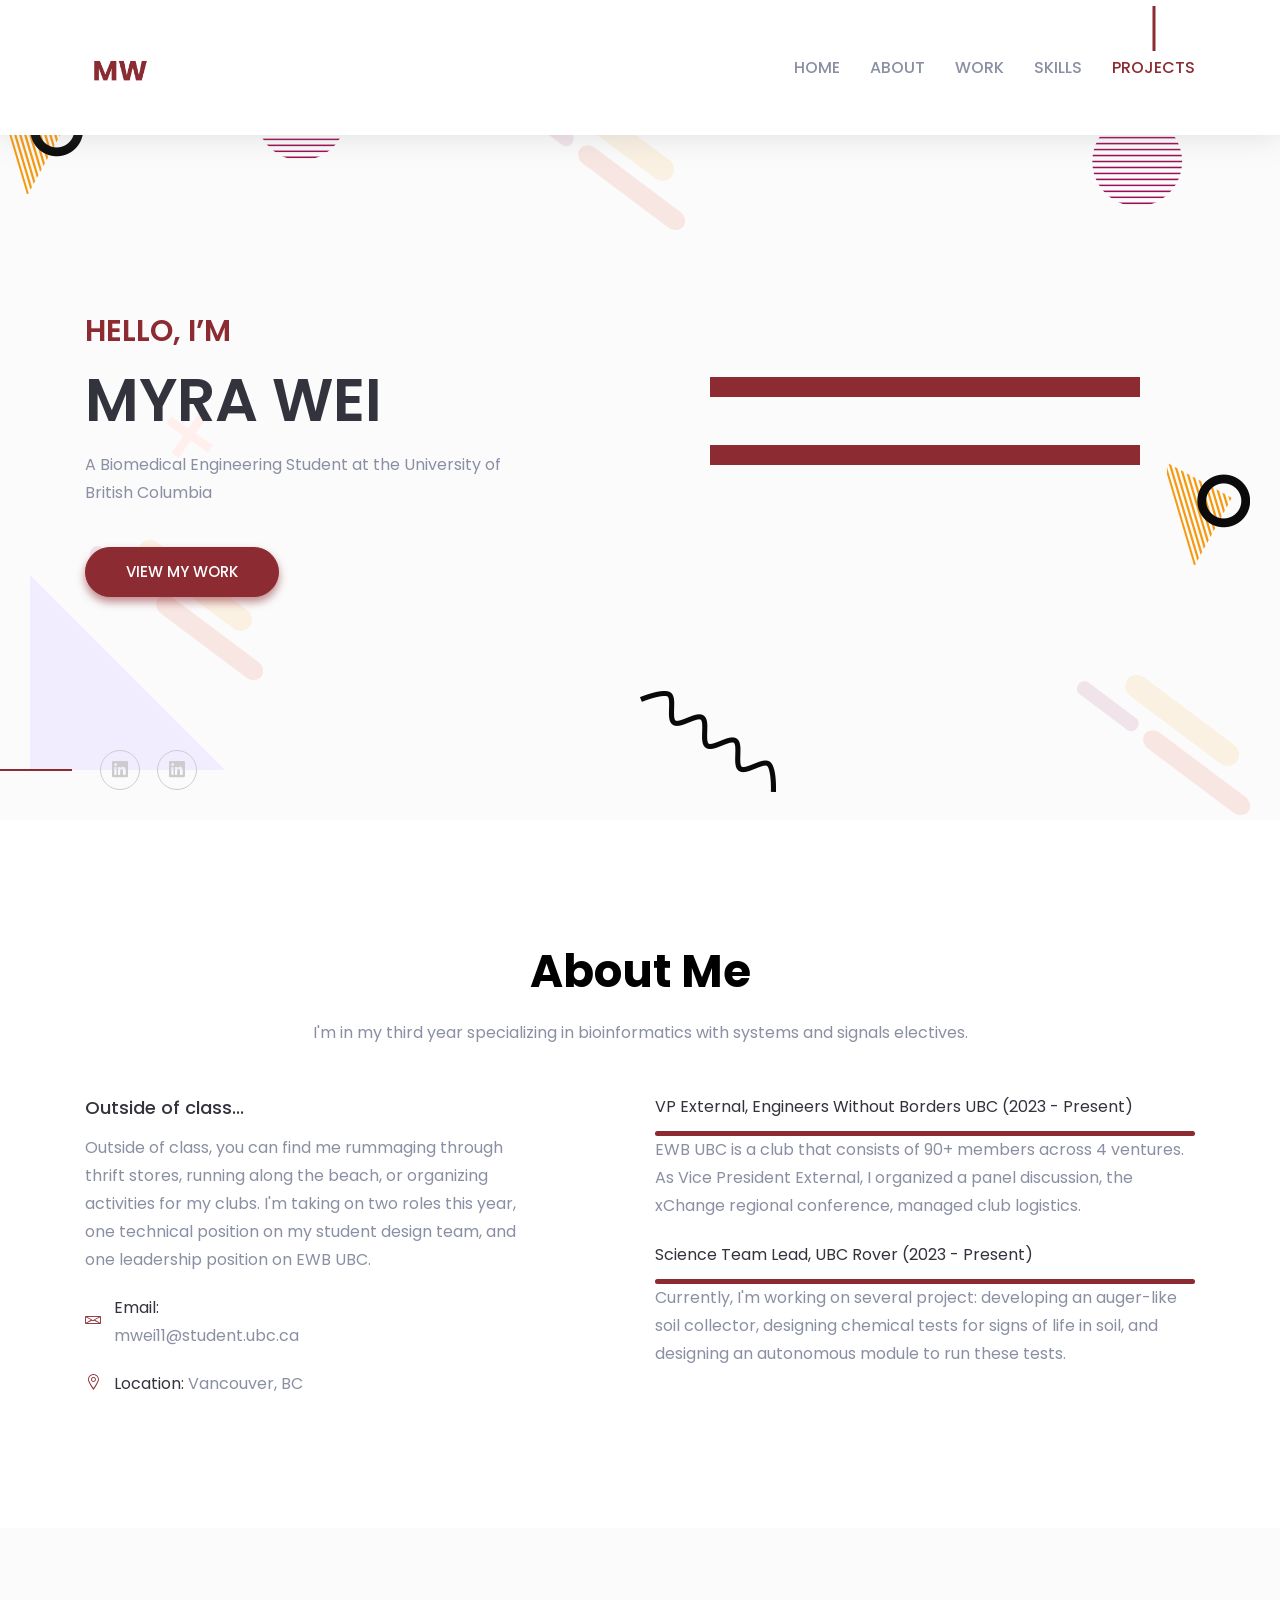
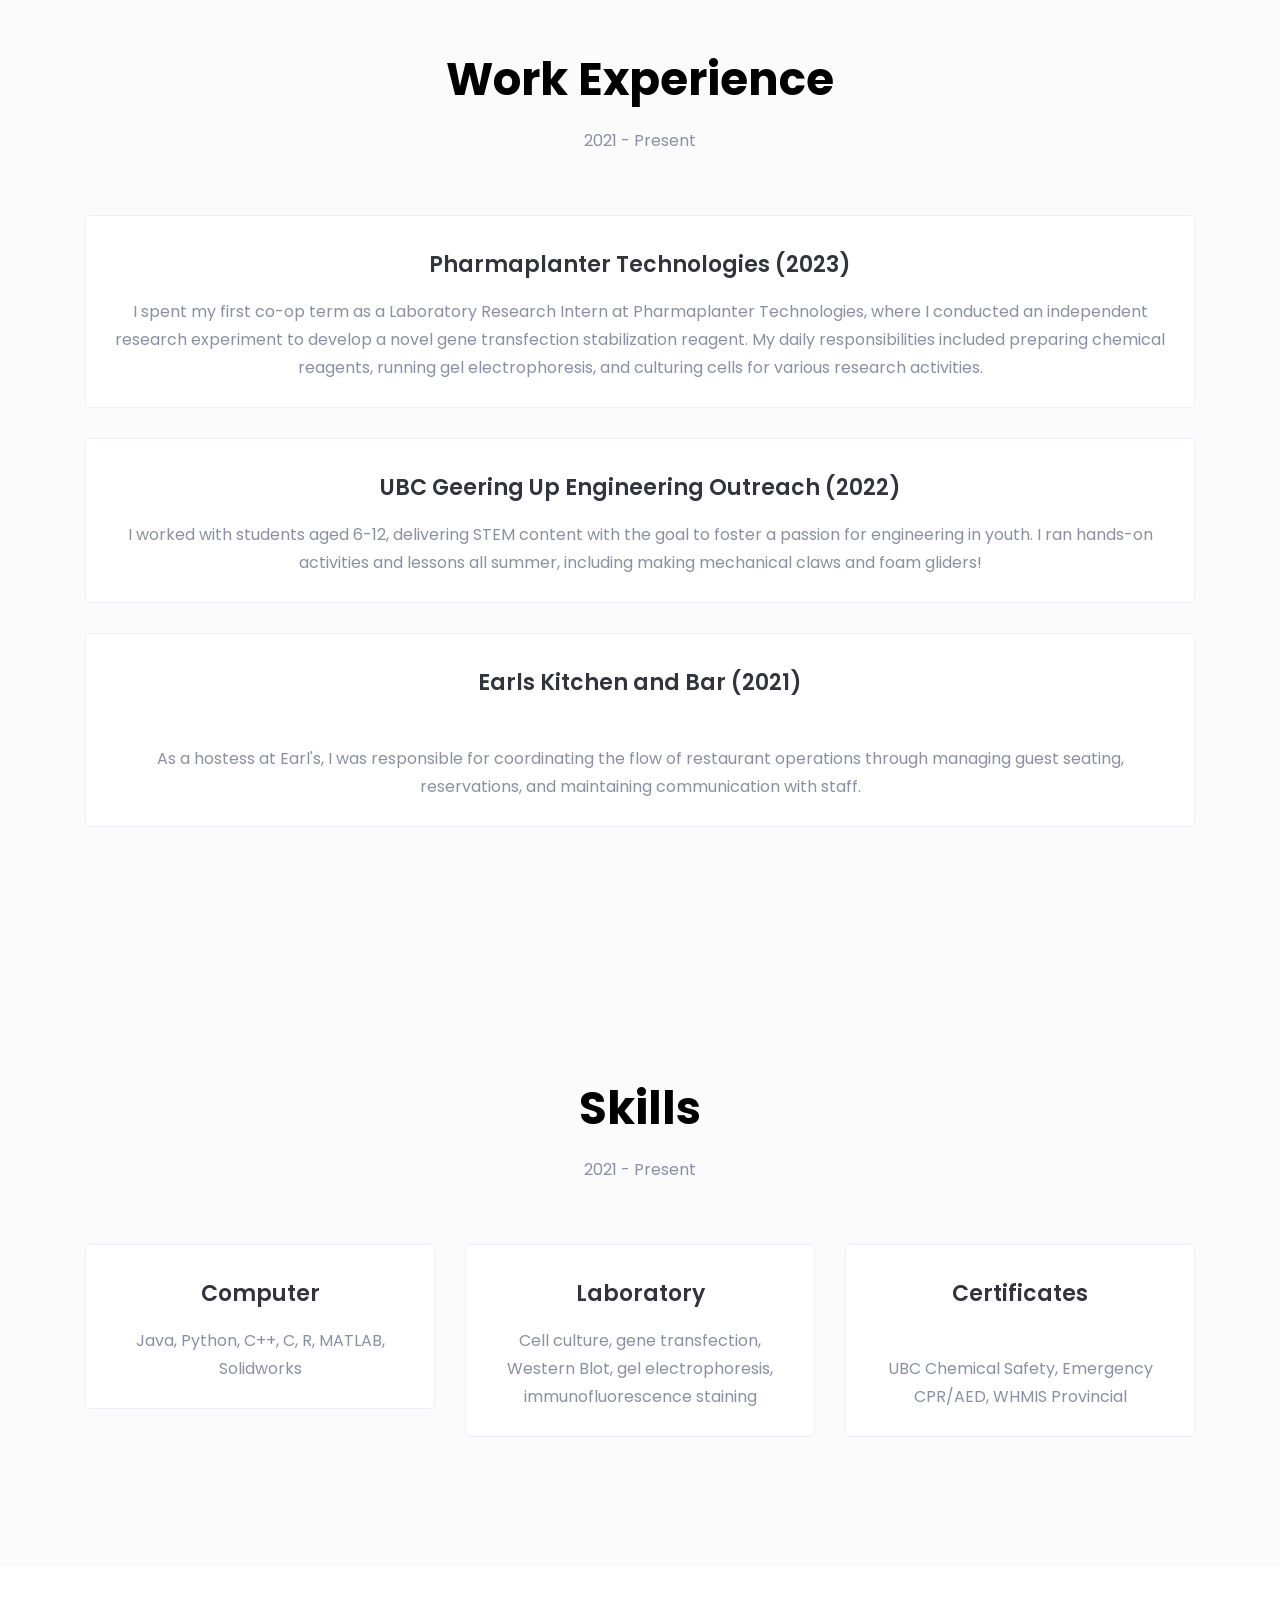
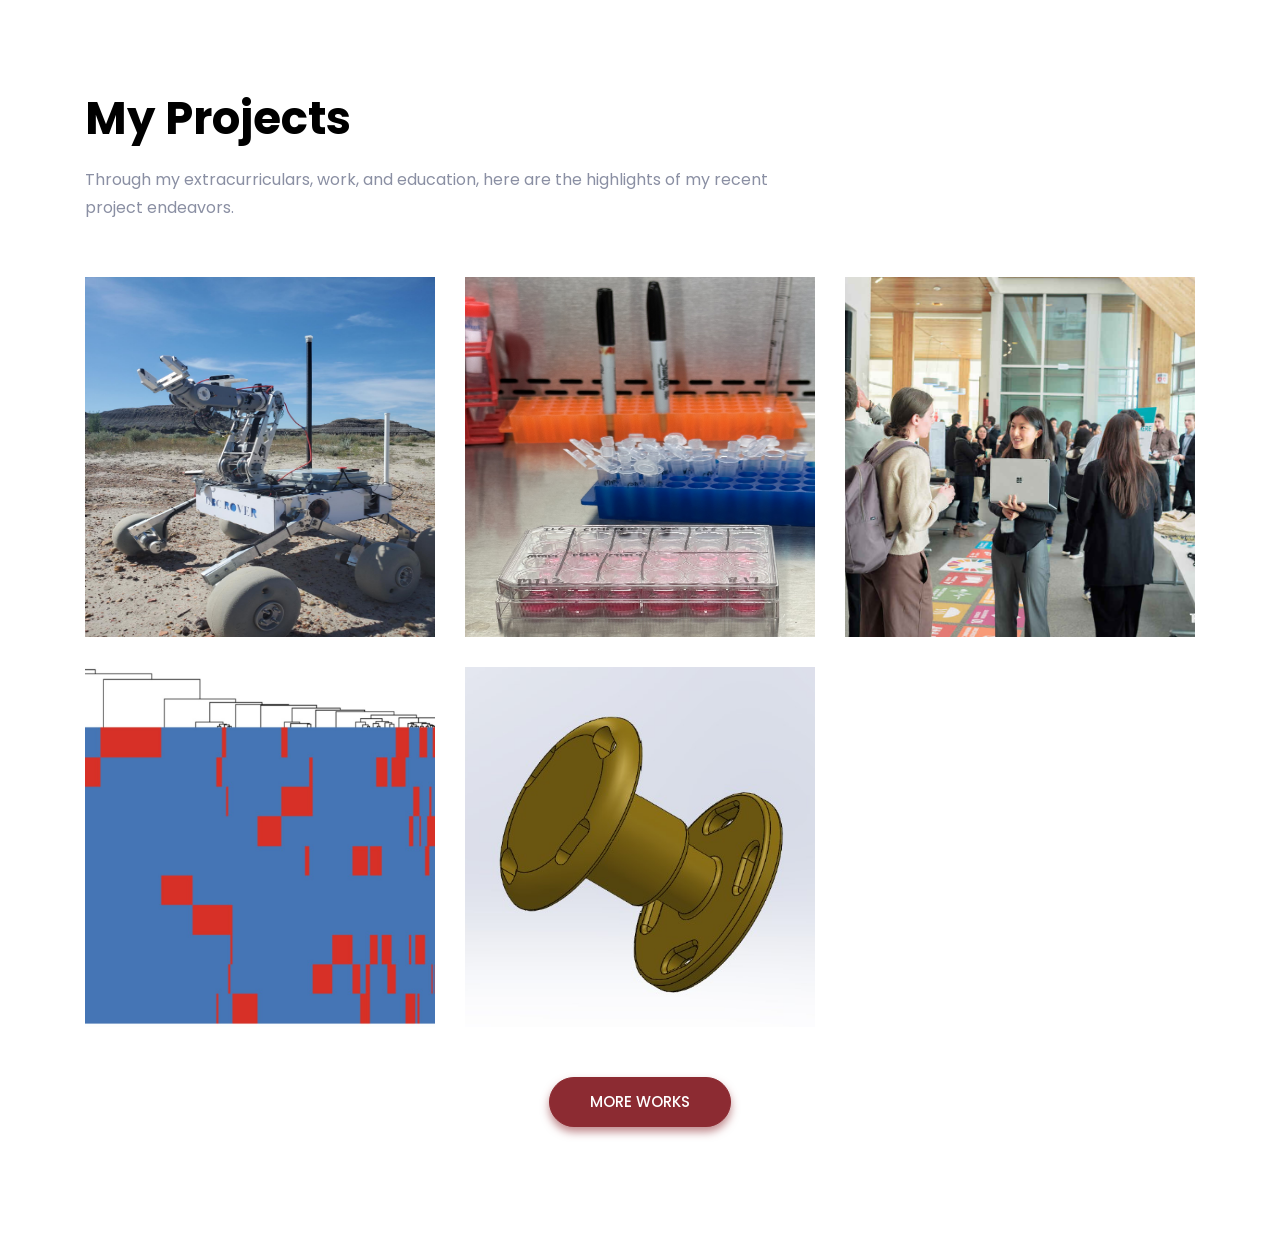
<file: index.html>
<!doctype html>
<html lang="en">

<head>

    <!--====== Required meta tags ======-->
    <meta charset="utf-8">
    <meta http-equiv="x-ua-compatible" content="ie=edge">
    <meta name="description" content="">
    <meta name="viewport" content="width=device-width, initial-scale=1, shrink-to-fit=no">

    <!--====== Title ======-->
    <title> - Myra's Site</title>

    <!--====== Favicon Icon ======-->
    <link rel="shortcut icon" href="assets/images/logo.png" type="image/png" style="max-width: fit-content;">

    <!--====== Bootstrap css ======-->
    <link rel="stylesheet" href="assets/css/bootstrap.min.css">

    <!--====== Line Icons css ======-->
    <link rel="stylesheet" href="assets/css/LineIcons.css">

    <!--====== Magnific Popup css ======-->
    <link rel="stylesheet" href="assets/css/magnific-popup.css">

    <!--====== Default css ======-->
    <link rel="stylesheet" href="assets/css/default.css">

    <!--====== Style css ======-->
    <link rel="stylesheet" href="assets/css/style.css">


</head>

<body>

    <!--====== PRELOADER PART START ======-->

    <div class="preloader">
        <div class="loader_34">
            <div class="ytp-spinner">
                <div class="ytp-spinner-container">
                    <div class="ytp-spinner-rotator">
                        <div class="ytp-spinner-left">
                            <div class="ytp-spinner-circle"></div>
                        </div>
                        <div class="ytp-spinner-right">
                            <div class="ytp-spinner-circle"></div>
                        </div>
                    </div>
                </div>
            </div>
        </div>
    </div>

    <!--====== PRELOADER ENDS START ======-->

    <!--====== HEADER PART START ======-->

    <header id="home" class="header-area">
        <div class="navigation fixed-top">
            <div class="container">
                <div class="row">
                    <div class="col-lg-12">
                        <nav class="navbar navbar-expand-lg">
                            <a class="navbar-brand" href="index.html">
                                <img src="assets/images/logo.png" alt="Logo" style="max-width: 70px; height: auto;">
                            </a> <!-- Logo -->
                            <button class="navbar-toggler" type="button" data-toggle="collapse"
                                data-target="#navbarSupportedContent" aria-controls="navbarSupportedContent"
                                aria-expanded="false" aria-label="Toggle navigation">
                                <span class="toggler-icon"></span>
                                <span class="toggler-icon"></span>
                                <span class="toggler-icon"></span>
                            </button>

                            <div class="collapse navbar-collapse" id="navbarSupportedContent">
                                <ul class="navbar-nav ml-auto">
                                    <li class="nav-item active"><a class="page-scroll" href="#home">Home</a></li>
                                    <li class="nav-item"><a class="page-scroll" href="#about">About</a></li>
                                    <li class="nav-item"><a class="page-scroll" href="#work">Work</a></li>
                                    <li class="nav-item"><a class="page-scroll" href="#skills">Skills</a></li>
                                    <li class="nav-item"><a class="page-scroll" href="#projects">Projects</a></li>

                                  
                                </ul>
                            </div> <!-- navbar collapse -->
                        </nav> <!-- navbar -->
                    </div>
                </div> <!-- row -->
            </div> <!-- container -->
        </div> <!-- navigation -->

        <div id="parallax" class="header-content d-flex align-items-center">
            <div class="header-shape shape-one layer" data-depth="0.10">
                <img src="assets/images/banner/shape/shape-1.png" alt="Shape">
            </div> <!-- header shape -->
            <div class="header-shape shape-tow layer" data-depth="0.30">
                <img src="assets/images/banner/shape/shape-2.png" alt="Shape">
            </div> <!-- header shape -->
            <div class="header-shape shape-three layer" data-depth="0.40">
                <img src="assets/images/banner/shape/shape-3.png" alt="Shape">
            </div> <!-- header shape -->
            <div class="header-shape shape-fore layer" data-depth="0.60">
                <img src="assets/images/banner/shape/shape-2.png" alt="Shape">
            </div> <!-- header shape -->
            <div class="header-shape shape-five layer" data-depth="0.20">
                <img src="assets/images/banner/shape/shape-1.png" alt="Shape">
            </div> <!-- header shape -->
            <div class="header-shape shape-six layer" data-depth="0.15">
                <img src="assets/images/banner/shape/shape-4.png" alt="Shape">
            </div> <!-- header shape -->
            <div class="header-shape shape-seven layer" data-depth="0.50">
                <img src="assets/images/banner/shape/shape-5.png" alt="Shape">
            </div> <!-- header shape -->
            <div class="header-shape shape-eight layer" data-depth="0.40">
                <img src="assets/images/banner/shape/shape-3.png" alt="Shape">
            </div> <!-- header shape -->
            <div class="header-shape shape-nine layer" data-depth="0.20">
                <img src="assets/images/banner/shape/shape-6.png" alt="Shape">
            </div> <!-- header shape -->
            <div class="header-shape shape-ten layer" data-depth="0.30">
                <img src="assets/images/banner/shape/shape-3.png" alt="Shape">
            </div> <!-- header shape -->
            <div class="container">
                <div class="row align-items-center">
                    <div class="col-xl-5 col-lg-6">
                        <div class="header-content-right">
                            <h4 class="sub-title">Hello, I’m</h4>
                            <h1 class="title">Myra Wei</h1>
                            <p>A Biomedical Engineering Student at the University of British Columbia</p>
                            <a class="main-btn" href="#work">View my Work</a>
                        </div> <!-- header content right -->
                    </div>
                    <div class="col-lg-6 offset-xl-1">
                        <div class="header-image d-none d-lg-block">
                           <!-- <img src="assets/images/banner/head.JPEG" alt="head"> -->
                        </div> <!-- header image -->
                    </div>
                </div> <!-- row -->
            </div> <!-- container -->
            <div class="header-social">
                <div class="container">
                    <div class="row">
                        <div class="col-lg-12">
                            <div class="header-social-icon">
                                <ul>

                                    <li><a href="https://www.linkedin.com/in/myra-wei-427826228/"><i
                                                class="lni-linkedin-original"></i></a></li>
                                    <li><a href="https://www.linkedin.com/in/myra-wei-427826228/"><i
                                                class="lni-linkedin-original"></i></a></li>

                                </ul>
                            </div> <!-- header social -->
                        </div>
                    </div> <!-- row -->
                </div> <!-- container -->
            </div> <!-- header social -->
        </div> <!-- header content -->
    </header>

    <!--====== HEADER PART ENDS ======-->

    <!--====== ABOUT PART START ======-->

    <section id="about" class="about-area pt-125 pb-130">
        <div class="container">
            <div class="row justify-content-center">
                <div class="col-lg-8">
                    <div class="section-title text-center">
                        <h2 class="title">About Me</h2>
                        <p>I'm in my third year specializing in bioinformatics with systems and signals electives.</p>
                    </div> <!-- section title -->
                </div>
            </div> <!-- row -->
            <div class="row">
                <div class="col-lg-5">
                    <div class="about-content mt-50">
                        <h5 class="about-title">Outside of class...</h5>
                        <p>Outside of class, you can find me rummaging through thrift stores, running along the beach,
                            or organizing activities for my clubs. I'm taking on two roles this year, one technical
                            position on my student design team, and one leadership position on EWB UBC.</p>
                        <ul class="clearfix">

                            <li>
                                <div class="single-info d-flex align-items-center">
                                    <div class="info-icon">
                                        <i class="lni-envelope"></i>
                                    </div>
                                    <div class="info-text">
                                        <p><span>Email:</span> mwei11@student.ubc.ca </p>
                                    </div>
                                </div> <!-- single info -->
                            </li>
                        </ul>
                        <ul class="clearfix">
                            <li>
                                <div class="single-info d-flex align-items-center">
                                    <div class="info-icon">
                                        <i class="lni-map-marker"></i>
                                    </div>
                                    <div class="info-text">
                                        <p><span>Location:</span> Vancouver, BC</p>
                                    </div>
                                </div> <!-- single info -->
                            </li>
                        </ul>
                    </div> <!-- about content -->

                </div>
                <div class="col-xl-6 offset-xl-1 col-lg-7">
                    <div class="about-skills pt-25">
                        <div class="skill-item mt-25">
                            <div class="skill-header">
                                <h6 class="skill-title">VP External, Engineers Without Borders UBC (2023 - Present)</h6>
                                <!--<div class="skill-percentage">
                                    <div class="count-box counted">
                                        <span class="counter">2023</span> - Present
                                    </div>
                                    
                                </div> -->
                            </div>
                            <div class="skill-bar">
                                <div class="bar-inner">
                                    <div class="bar progress-line" data-width="100"></div>
                                </div>
                            </div>
                        </div> <!-- skill item -->

                        <p>EWB UBC is a club that consists of 90+ members across 4 ventures. As Vice President External, I organized a panel discussion, the xChange regional conference, managed club logistics.</p>


                        <div class="skill-item mt-25">
                            <div class="skill-header">
                                <h6 class="skill-title">Science Team Lead, UBC Rover (2023 - Present)</h6>
                                <!--  <div class="skill-percentage">
                                   <div class="count-box counted">
                                        <span class="counter">60</span>
                                    </div>
                                    %
                                </div> 
                            </div>-->
                                <div class="skill-bar">
                                    <div class="bar-inner">
                                        <div class="bar progress-line" data-width="100"></div>
                                    </div>
                                </div>
                            </div> <!-- skill item -->
                            <p>Currently, I'm working on several project: developing an auger-like soil collector, designing chemical tests for signs of life in soil, and designing an autonomous module to run these tests. </p>



                        </div> <!-- about clubs -- -->
                    </div>
                </div> <!-- row -->
            </div> <!-- container -->
    </section>

    <!--====== ABOUT PART ENDS ======-->

    <!--====== EXPERIENCE PART START ======-->

    <section id="work" class="services-area gray-bg pt-125 pb-130">
        <div class="container">
            <div class="row justify-content-center">
                <div class="col-lg-8">
                    <div class="section-title text-center pb-30">
                        <h2 class="title">Work Experience</h2>
                        <p>2021 - Present</p>
                    </div> <!-- section title -->
                </div>
            </div> <!-- row -->
            <div class="row justify-content-center">
                <div class="col-lg-12 col-md-18 col-sm-24">
                    <div class="single-service text-center mt-30">
                        
                        <div class="service-content">
                            <h4 class="service-title"><a href="#">Pharmaplanter Technologies (2023)</a></h4>
                            <p>I spent my first co-op term as a Laboratory Research Intern at Pharmaplanter Technologies, where I conducted an independent research experiment to develop a novel gene transfection stabilization reagent. My daily responsibilities included preparing chemical reagents, running gel electrophoresis, and culturing cells for various research activities.</p>
                        </div>
                    </div> <!-- single service -->
                </div>
                <div class="col-lg-12 col-md-18 col-sm-24">
                    <div class="single-service text-center mt-30">
                        
                        <div class="service-content">
                            <h4 class="service-title"><a href="#contact">UBC Geering Up Engineering Outreach (2022)</a></h4>
                            <p>I worked with students aged 6-12, delivering STEM content with the goal to foster a passion for engineering in youth. I ran hands-on activities and lessons all summer, including making mechanical claws and foam gliders!</p>
                        </div>
                    </div> <!-- single service -->
                </div>
                <div class="col-lg-12 col-md-18 col-sm-24">
                    <div class="single-service text-center mt-30">
                       
                        <div class="service-content">
                            <h4 class="service-title"><a href="#">Earls Kitchen and Bar (2021)</a></h4>
                            <p> <br> As a hostess at Earl's, I was responsible for coordinating the flow of restaurant operations through managing guest seating, reservations, and maintaining communication with staff.<br></p>
                        </div>
                    </div> <!-- single service -->
                </div>
            </div> <!-- row -->
        </div> <!-- container -->
    </section>

    <!--====== EXPERIENCE PART ENDS ======-->
    <!--====== SKILLS PART START ======-->

    <section id="skills" class="services-area gray-bg pt-125 pb-130">
        <div class="container">
            <div class="row justify-content-center">
                <div class="col-lg-8">
                    <div class="section-title text-center pb-30">
                        <h2 class="title">Skills</h2>
                        <p>2021 - Present</p>
                    </div> <!-- section title -->
                </div>
            </div> <!-- row -->
            <div class="row justify-content-center">
                <div class="col-lg-4 col-md-6 col-sm-8">
                    <div class="single-service text-center mt-30">
                       
                        <div class="service-content">
                            <h4 class="service-title"><a href="#">Computer</a></h4>
                            <p>Java, Python, C++, C, R, MATLAB, Solidworks</p>
                        </div>
                    </div> <!-- single service -->
                </div>
                <div class="col-lg-4 col-md-6 col-sm-8">
                    <div class="single-service text-center mt-30">
                        
                        <div class="service-content">
                            <h4 class="service-title"><a href="#contact">Laboratory</a></h4>
                            <p>Cell culture, gene transfection, Western Blot, gel electrophoresis, immunofluorescence
                                staining</p>
                        </div>
                    </div> <!-- single service -->
                </div>
                <div class="col-lg-4 col-md-6 col-sm-8">
                    <div class="single-service text-center mt-30">
                        
                        <div class="service-content">
                            <h4 class="service-title"><a href="#">Certificates</a></h4>
                            <p> <br> UBC Chemical Safety, Emergency CPR/AED, WHMIS Provincial<br></p>
                        </div>
                    </div> <!-- single service -->
                </div>
            </div> <!-- row -->
        </div> <!-- container -->
    </section>

    <!--====== SKILLS PART ENDS ======-->

    <!--====== CALL TO ACTION PART START ======-

    <section id="call-to-action" class="call-to-action pt-125 pb-130 bg_cover"
        style="background-image: url(assets/images/call-to-action.jpg)">
        <div class="container">
            <div class="row justify-content-center">
                <div class="col-xl-8 col-lg-9">
                    <div class="call-action-content text-center">
                        <h2 class="action-title">Have any project on mind?</h2>
                        <p>Lorem ipsum dolor sit amet, consectetur adipisicing elit, sed do eiusmod tempor incididunt ut
                            labore et dolore magna aliqua nostrud.</p>
                        <ul>
                            <li><a class="main-btn custom" href="#">download cv</a></li>
                            <li><a class="main-btn custom-2" href="#">hire me</a></li>
                        </ul>
                    </div> <- call action content --
                </div>
            </div> <-- row --
        </div> <-- container --
    </section>

    --====== CALL TO ACTION PART ENDS ======-->

    <!--====== WORK PART START ======-->

    <section id="projects" class="work-area pt-125 pb-130">
        <div class="container">
            <div class="row">
                <div class="col-lg-8">
                    <div class="section-title pb-25">
                        <h2 class="title">My Projects</h2>
                        <p>Through my extracurriculars, work, and education, here are the highlights of my recent
                            project endeavors.</p>
                    </div> <!-- section title -->
                </div>
            </div> <!-- row -->
            <div class="row">
                <div class="col-lg-4 col-md-6 col-sm-6">
                    <div class="single-work text-center mt-30">
                        <div class="work-image">
                            <img src="assets/images/work/rover.jpg" alt="work" style="max-width: 360px; height: 360px;">
                        </div>
                        <div class="work-overlay">
                            <div class="work-content">
                                <h3 class="work-title">Autonomous science module design</h3>
                                <ul>
                                    <li><a class="image-popup" href="assets/images/work/rover.jpg"><i
                                                class="lni-plus"></i></a></li>
                                    <li><a href="#"><i class="lni-link"></i></a></li>
                                </ul>
                            </div>
                        </div>
                    </div> <!-- single work -->
                </div>
                <div class="col-lg-4 col-md-6 col-sm-6">
                    <div class="single-work text-center mt-30">
                        <div class="work-image">
                            <img src="assets/images/work/gene.jpg" alt="work" style="max-width: 360px; height: 360px;">
                        </div>
                        <div class="work-overlay">
                            <div class="work-content">
                                <h3 class="work-title">Gene transfection reagent development</h3>

                                <ul>
                                    <li><a class="image-popup" href="assets/images/work/gene.jpg"> <i
                                                class="lni-plus"></i></a></li>
                                    <li><a href="#"><i class="lni-link"></i></a></li>
                                </ul>
                            </div>
                        </div>
                    </div> <!-- single work -->
                </div>
                <div class="col-lg-4 col-md-6 col-sm-6">
                    <div class="single-work text-center mt-30">
                        <div class="work-image">
                            <img src="assets/images/work/xchange.jpg" alt="work"
                                style="max-width: 360px; height: 360px; object-fit: cover;">
                        </div>
                        <div class="work-overlay">
                            <div class="work-content">
                                <h3 class="work-title">xChange conference organization</h3>
                                <ul>
                                    <li><a class="image-popup" href="assets/images/work/xchange.jpg"><i
                                                class="lni-plus"></i></a></li>
                                    <li><a href="#"><i class="lni-link"></i></a></li>
                                </ul>
                            </div>
                        </div>
                    </div> <!-- single work -->
                </div>
                <div class="col-lg-4 col-md-6 col-sm-6">
                    <div class="single-work text-center mt-30">
                        <div class="work-image">
                            <img src="assets/images/work/heatmap.jpg" alt="work"
                                style="max-width: 360px; height: 360px; object-fit: cover;">
                        </div>
                        <div class="work-overlay">
                            <div class="work-content">
                                <h3 class="work-title">ML and exploratory analysis of TCGA PRAD</h3>
                                <ul>
                                    <li><a class="image-popup" href="assets/images/work/heatmap.jpg"><i
                                                class="lni-plus"></i></a></li>
                                    <li><a href="#"><i class="lni-link"></i></a></li>
                                </ul>
                            </div>
                        </div>
                    </div> <!-- single work -->
                </div>


                <div class="col-lg-4 col-md-6 col-sm-6">
                    <div class="single-work text-center mt-30">
                        <div class="work-image">
                            <img src="assets/images/work/button.jpg" alt="work"
                                style="max-width: 360px; height: 360px;object-fit: cover;">
                        </div>
                        <div class="work-overlay">
                            <div class="work-content">
                                <h3 class="work-title">Simple SOLIDWORKS snap button</h3>
                                <ul>
                                    <li><a class="image-popup" href="assets/images/work/button.jpg"><i
                                                class="lni-plus"></i></a></li>
                                    <li><a href="#"><i class="lni-link"></i></a></li>
                                </ul>
                            </div>
                        </div>
                    </div> <!-- single work -->
                </div>
            </div> <!-- row -->
            <div class="row">
                <div class="col-lg-12">
                    <div class="work-more text-center mt-50">
                        <a class="main-btn" href="#">more works</a>
                    </div> <!-- work more -->
                </div>
            </div> <!-- row -->
        </div> <!-- container -->
    </section>

    <!--====== WORK PART ENDS ======-->

    <!--====== PRICING PART START ======

    <section id="pricing" class="pricing-area gray-bg pt-125 pb-130">
        <div class="container">
            <div class="row justify-content-center">
                <div class="col-lg-8">
                    <div class="section-title text-center pb-25">
                        <h2 class="title">My Pricing Plans</h2>
                        <p>Nunc id dui at sapien faucibus fermentum ut vel diam. Nullam tempus, nunc id efficitur
                            sagittis, urna est ultricies eros, ac porta sem turpis quis leo.</p>
                    </div> <-- section title --
                </div>
            </div> <-- row --
            <div class="row justify-content-center">
                <div class="col-lg-4 col-md-8 col-sm-9">
                    <div class="single-pricing text-center mt-30">
                        <div class="pricing-package">
                            <h4 class="package-title">Basic</h4>
                        </div>
                        <div class="pricing-body">
                            <div class="pricing-text">
                                <p>Simple project management for teams and small businesses.</p>
                                <span class="price">$19.00</span>
                            </div>
                            <div class="pricing-list">
                                <ul>
                                    <li>Unlimited Tasks</li>
                                    <li>Unlimited Public</li>
                                    <li>Private Projects</li>
                                    <li>Unlimited Teams</li>
                                    <li>All Integrations</li>
                                    <li>Public API</li>
                                </ul>
                            </div>
                            <div class="pricing-btn">
                                <a class="main-btn" href="#contact">get quote</a>
                            </div>
                        </div>
                    </div> <-- single pricing --
                </div>
                <div class="col-lg-4 col-md-8 col-sm-9">
                    <div class="single-pricing active text-center mt-30">
                        <div class="pricing-package">
                            <h4 class="package-title">Standard</h4>
                        </div>
                        <div class="pricing-body">
                            <div class="pricing-text">
                                <p>Simple project management for teams and small businesses.</p>
                                <span class="price">$39.00</span>
                            </div>
                            <div class="pricing-list">
                                <ul>
                                    <li>Unlimited Tasks</li>
                                    <li>Unlimited Public</li>
                                    <li>Private Projects</li>
                                    <li>Unlimited Teams</li>
                                    <li>All Integrations</li>
                                    <li>Public API</li>
                                </ul>
                            </div>
                            <div class="pricing-btn">
                                <a class="main-btn" href="#contact">get quote</a>
                            </div>
                        </div>
                    </div> <-- single pricing --
                </div>
                <div class="col-lg-4 col-md-8 col-sm-9">
                    <div class="single-pricing text-center mt-30">
                        <div class="pricing-package">
                            <h4 class="package-title">Premium</h4>
                        </div>
                        <div class="pricing-body">
                            <div class="pricing-text">
                                <p>Simple project management for teams and small businesses.</p>
                                <span class="price">$29.00</span>
                            </div>
                            <div class="pricing-list">
                                <ul>
                                    <li>Unlimited Tasks</li>
                                    <li>Unlimited Public</li>
                                    <li>Private Projects</li>
                                    <li>Unlimited Teams</li>
                                    <li>All Integrations</li>
                                    <li>Public API</li>
                                </ul>
                            </div>
                            <div class="pricing-btn">
                                <a class="main-btn" href="#contact">get quote</a>
                            </div>
                        </div>
                    </div> <-- single pricing --
                </div>
            </div> <-- row --
        </div> <-- container --
    </section>

    <--====== PRICING PART ENDS ======-->

    <!--====== BLOG PART START ======--

    <section id="blog" class="blog-area pt-125 pb-130">
        <div class="container">
            <div class="row justify-content-center">
                <div class="col-lg-8">
                    <div class="section-title text-center pb-25">
                        <h2 class="title">From The Blog</h2>
                        <p>Nunc id dui at sapien faucibus fermentum ut vel diam. Nullam tempus, nunc id efficitur
                            sagittis, urna est ultricies eros, ac porta sem turpis quis leo.</p>
                    </div> <-- section title --
                </div>
            </div> <-- row --
            <div class="row justify-content-center">
                <div class="col-lg-4 col-md-8 col-sm-9">
                    <div class="single-blog mt-30">
                        <div class="blog-image">
                            <img src="assets/images/blog/b-1.jpg" alt="Blog">
                        </div>
                        <div class="blog-content">
                            <h4 class="blog-title"><a href="#">Hired Releases 2023 Brand Health.</a></h4>
                            <span>July 26, 2022</span>
                        </div>
                    </div> <-- single blog --
                </div>
                <div class="col-lg-4 col-md-8 col-sm-9">
                    <div class="single-blog mt-30">
                        <div class="blog-image">
                            <img src="assets/images/blog/b-2.jpg" alt="Blog">
                        </div>
                        <div class="blog-content">
                            <h4 class="blog-title"><a href="#">Hired Releases 2023 Brand Health.</a></h4>
                            <span>July 26, 2022</span>
                        </div>
                    </div> <-- single blog --
                </div>
                <div class="col-lg-4 col-md-8 col-sm-9">
                    <div class="single-blog mt-30">
                        <div class="blog-image">
                            <img src="assets/images/blog/b-3.jpg" alt="Blog">
                        </div>
                        <div class="blog-content">
                            <h4 class="blog-title"><a href="#">Hired Releases 2023 Brand Health.</a></h4>
                            <span>July 26, 2022</span>
                        </div>
                    </div> <-- single blog --
                </div>
            </div> <-- row --
            <div class="row">
                <div class="col-lg-12">
                    <div class="blog-more text-center mt-50">
                        <a class="main-btn" href="#">More posts</a>
                    </div> <-- blog more --
                </div>
            </div> <-- row --
        </div> <-- container --
    </section>

    <--====== BLOG PART ENDS ======-->

    <!--====== CONTACT PART START ======--

    <section id="contact" class="contact-area pt-125 pb-130 gray-bg">
        <div class="container">
            <div class="row justify-content-center">
                <div class="col-lg-8">
                    <div class="section-title text-center pb-25">
                        <h2 class="title">Get In Touch</h2>
                        <p></p>
                    </div> <-- section title --
                </div>
            </div> <-- row --
            <div class="row justify-content-center">
                
            </div> <-- row --
            <div class="row">
                <div class="col-lg-6">
                    <div class="contact-form pt-30">
                        <form id="contact-form" action="assets/contact.php">
                            <div class="single-form">
                                <input type="text" name="name" placeholder="Name">
                            </div> <-- single form --
                            <div class="single-form">
                                <input type="email" name="email" placeholder="Email">
                            </div> <-- single form --
                            <div class="single-form">
                                <textarea name="message" placeholder="Message"></textarea>
                            </div> <-- single form --
                            <p class="form-message"></p>
                            <div class="single-form">
                                <button class="main-btn" type="submit">Send Message</button>
                            </div> <-- single form --
                        </form>
                    </div> <-- contact form --
                </div>
                <div class="col-lg-6">
                    <div class="contact-map mt-60">
                        <div class="gmap_canvas">
                            <iframe id="gmap_canvas"
                                src="https://www.google.com/maps/place/Vancouver,+BC/@49.2578181,-123.206476,12z/data=!3m1!4b1!4m6!3m5!1s0x548673f143a94fb3:0xbb9196ea9b81f38b!8m2!3d49.2827291!4d-123.1207375!16zL20vMDgwaDI?entry=ttu"
                                frameborder="0" scrolling="no" marginheight="0" marginwidth="0"></iframe>
                        </div>
                    </div> <-- contact map --
                </div>
            </div> <-- row --
        </div> <-- container --
    </section>

    <--====== CONTACT PART ENDS ======-->

    <!--====== FOOTER PART START ======--

    <footer id="footer" class="footer-area">
        <div class="footer-widget pt-130 pb-130">
            <div class="container">
                <div class="row justify-content-center">
                    <div class="col-lg-8">
                        <div class="footer-content text-center">
                            <a href="index.html">
                                <img src="assets/images/logo-2.png" alt="Logo">
                            </a>
                            <p class="mt-">Lorem ipsum dolor sit amet, consectetur adipisicing elit, sed do eiusmod
                                tempor inci- didunt ut labore et dolore magna aliqua. Ut enim ad minim veniam, quis
                                nostrud exe- rcitation ullamco laboris nisi ut aliquip ex ea commodo consequat.</p>
                            <ul>
                                <li><a href="#"><i class="lni-facebook-filled"></i></a></li>
                                <li><a href="#"><i class="lni-twitter-original"></i></a></li>
                                <li><a href="#"><i class="lni-pinterest"></i></a></li>
                                <li><a href="#"><i class="lni-linkedin-original"></i></a></li>
                            </ul>
                        </div> <-- footer content --
                    </div>
                </div> <-- row --
            </div> <-- container --
        </div> <-- footer widget --
        <div class="footer-copyright pb-20">
            <div class="container">
                <div class="row">
                    <div class="col-lg-12">
                        <div class="copyright-text text-center pt-20">
                            <p>Copyright © 2022. Template Crafted by <a href="https://uideck.com"
                                    rel="nofollow">UIdeck</a></p>
                        </div> <-- copyright text --
                    </div>
                </div> <-- row --
            </div> <-- container --
        </div> <-- footer widget --
    </footer>

    <--====== FOOTER PART ENDS ======-->

    <!--====== BACK TOP TOP PART START ======-->

    <a href="#" class="back-to-top"><i class="lni-chevron-up"></i></a>

    <!--====== BACK TOP TOP PART ENDS ======-->







    <!--====== jquery js ======-->
    <script src="assets/js/vendor/modernizr-3.6.0.min.js"></script>
    <script src="assets/js/vendor/jquery-1.12.4.min.js"></script>

    <!--====== Bootstrap js ======-->
    <script src="assets/js/bootstrap.min.js"></script>
    <script src="assets/js/popper.min.js"></script>

    <!--====== Magnific Popup js ======-->
    <script src="assets/js/jquery.magnific-popup.min.js"></script>

    <!--====== Parallax js ======-->
    <script src="assets/js/parallax.min.js"></script>

    <!--====== Counter Up js ======-->
    <script src="assets/js/waypoints.min.js"></script>
    <script src="assets/js/jquery.counterup.min.js"></script>


    <!--====== Appear js ======-->
    <script src="assets/js/jquery.appear.min.js"></script>

    <!--====== Scrolling js ======-->
    <script src="assets/js/scrolling-nav.js"></script>
    <script src="assets/js/jquery.easing.min.js"></script>


    <!--====== Main js ======-->
    <script src="assets/js/main.js"></script>

</body>

</html>
</file>
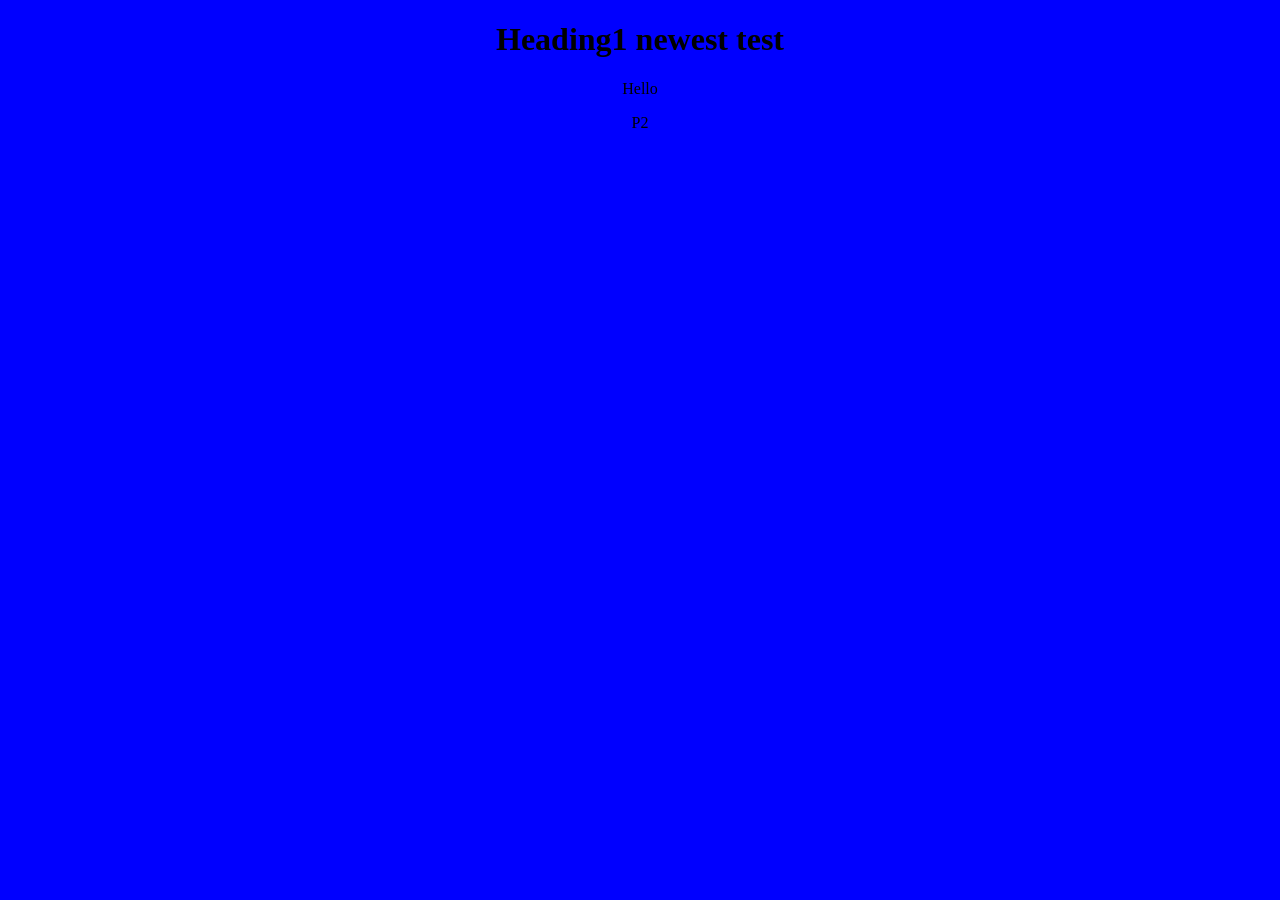
<file: root/index.html>
<!DOCTYPE html>

<html lang="en" xmlns="http://www.w3.org/1999/xhtml">
<head>
    <meta charset="utf-8" />
    <meta name="viewport" content="width=device-width, initial-scale=1.0" />
    <title>Document</title>
    <link rel="stylesheet" href=" StyleSheet1.css" />
</head>
<body>
    <h1>Heading1 newest test</h1>
    <p>Hello</p>
    <p>P2</p>

</body>
</html>
</file>
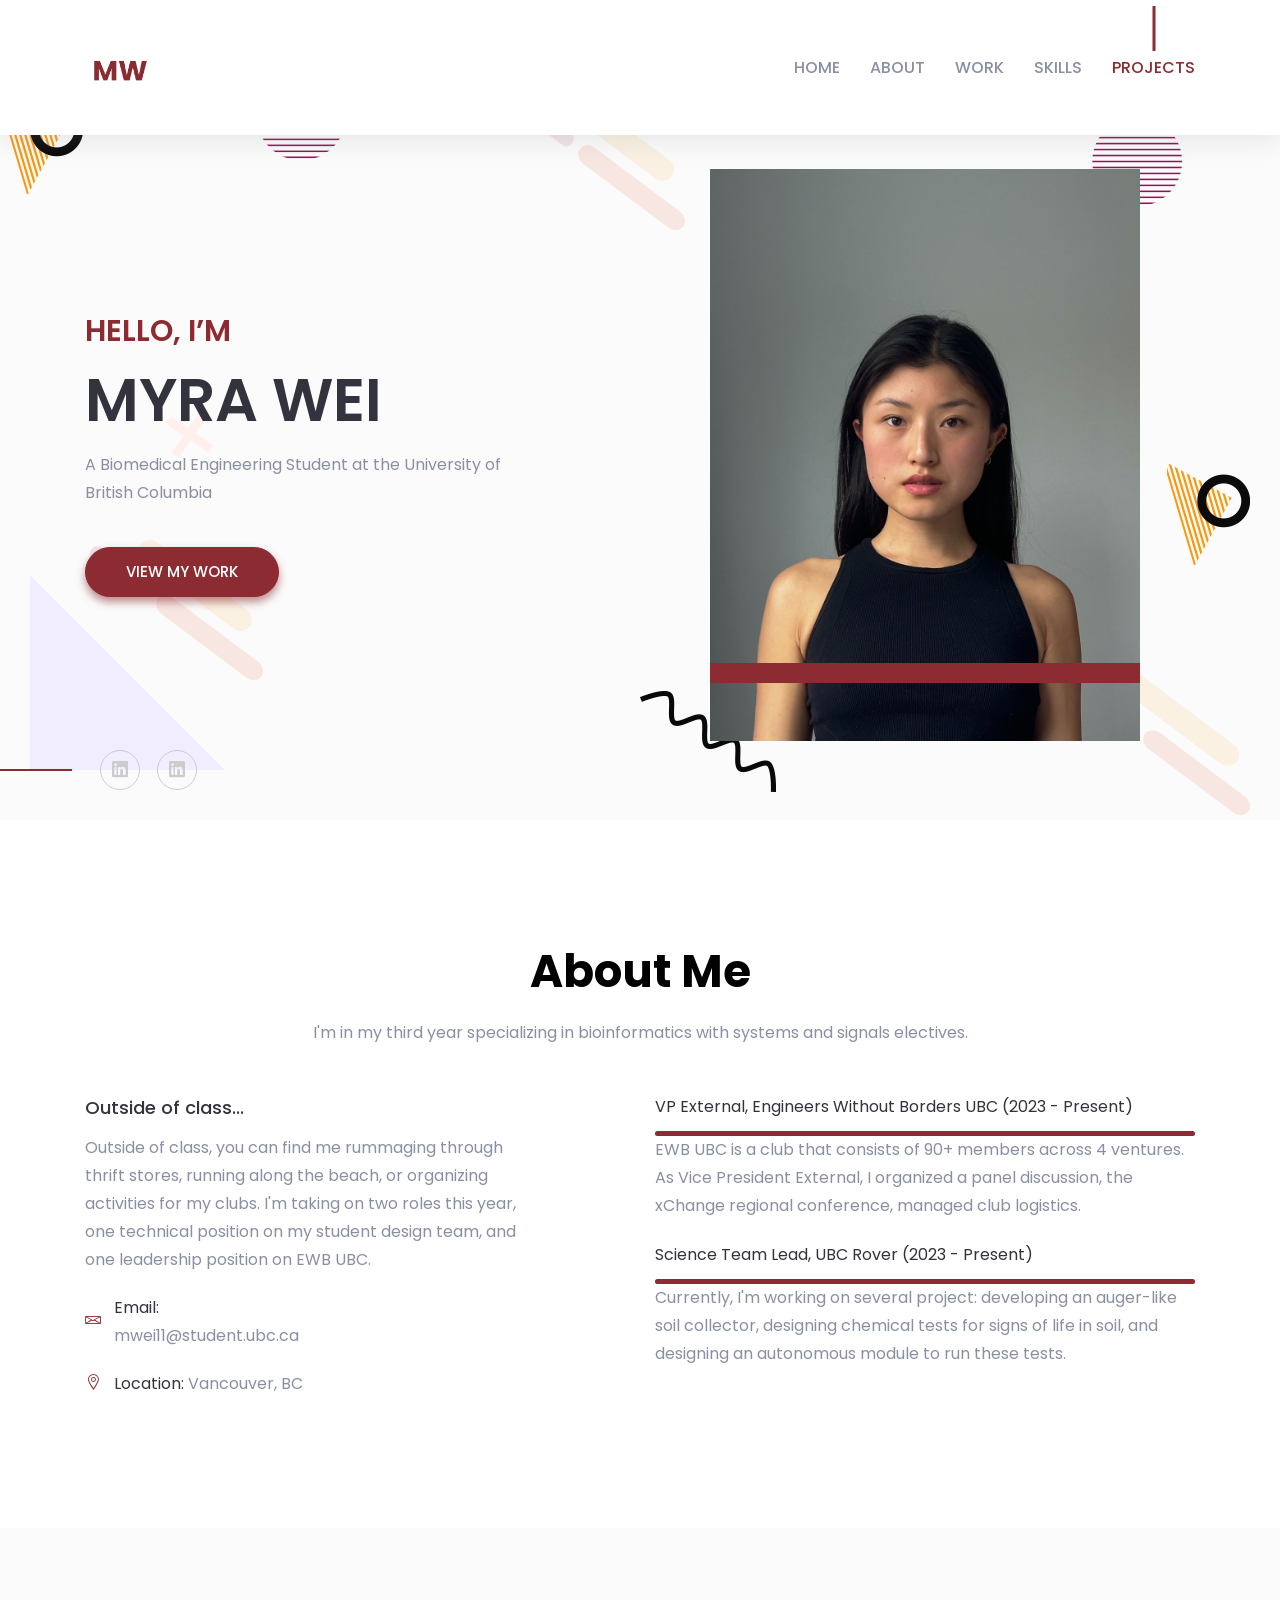
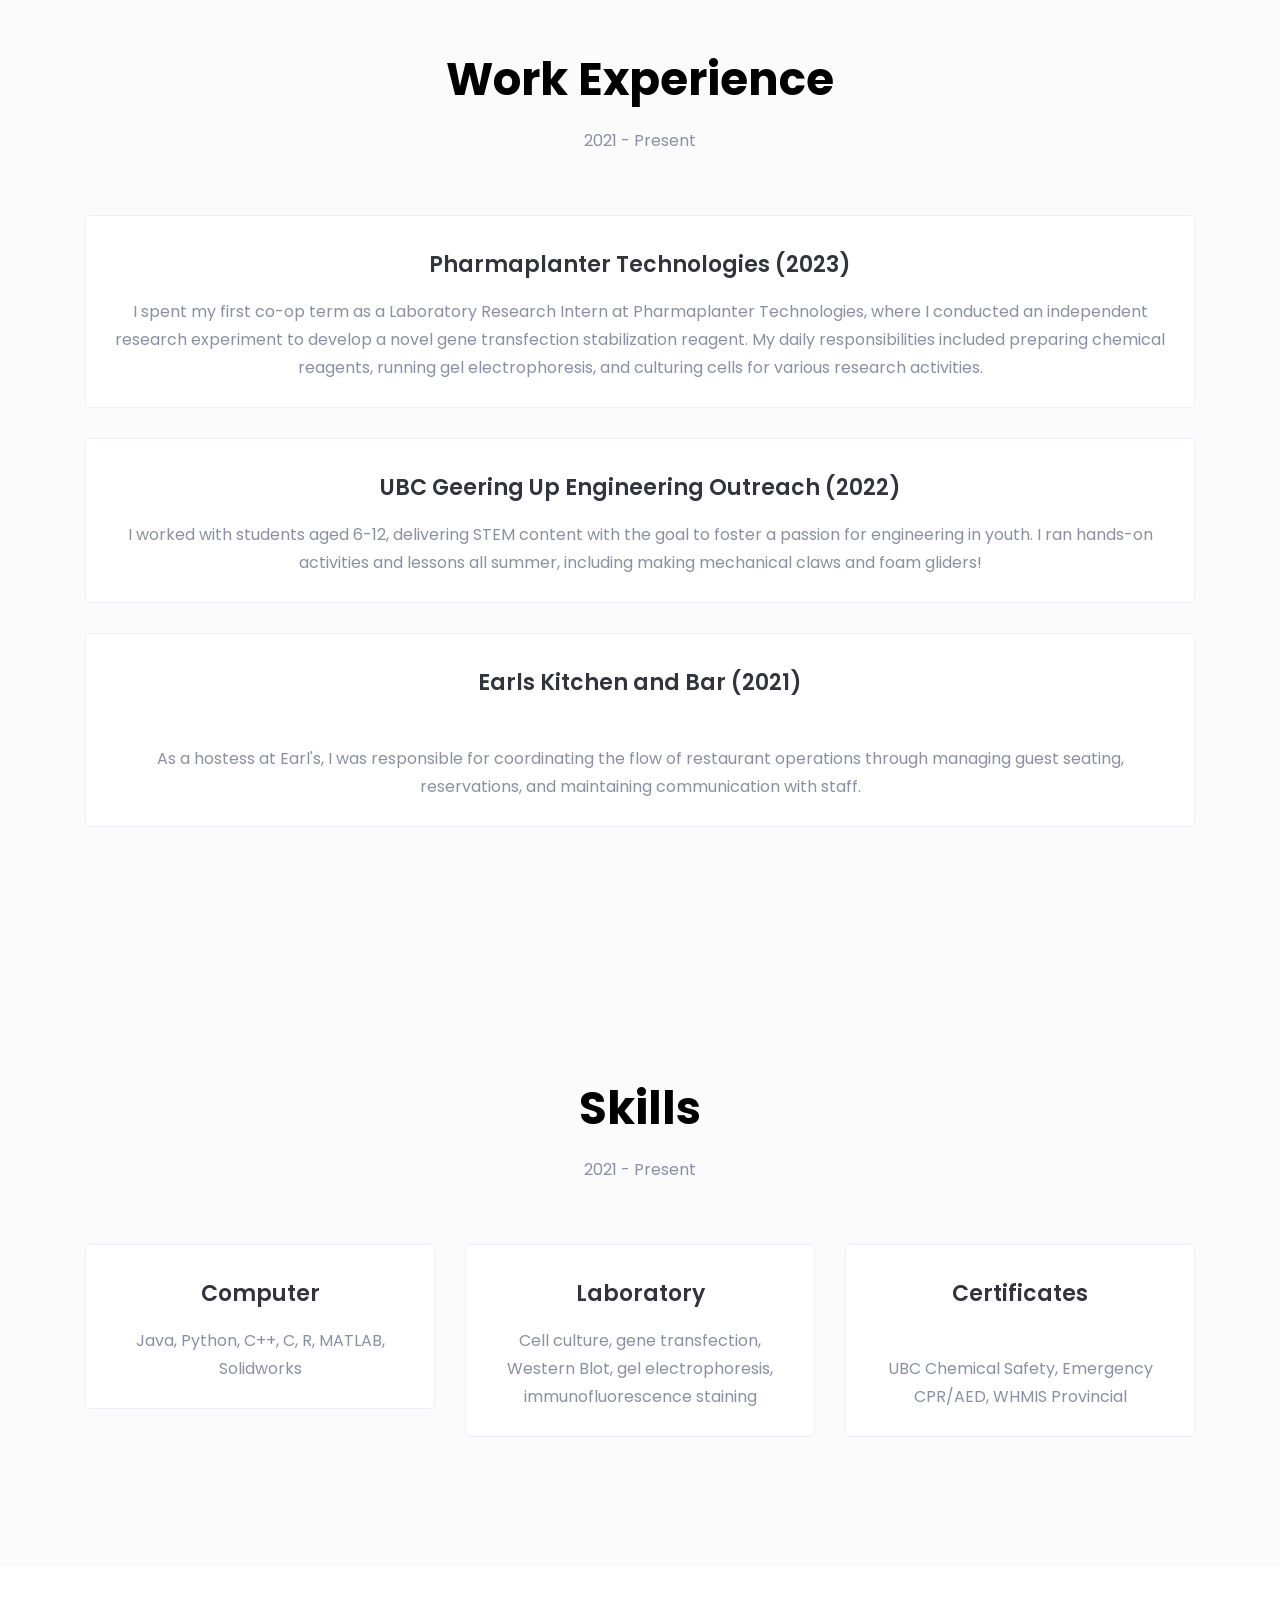
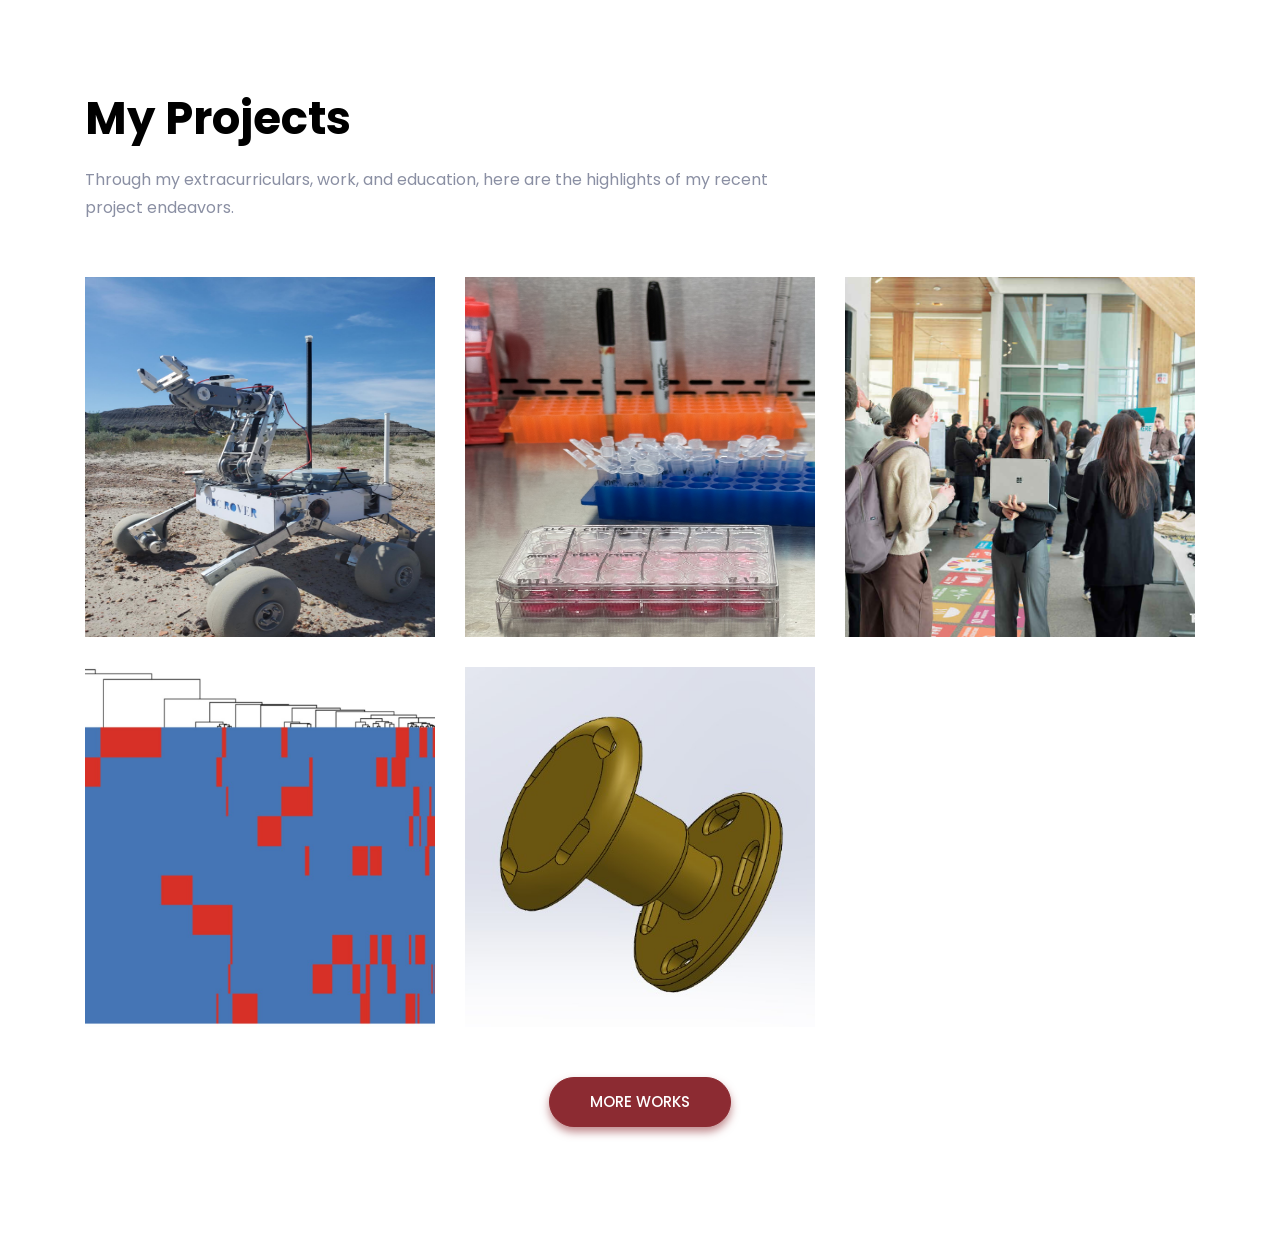
<file: mw/unfold-free-lite/index.html>
<!doctype html>
<html lang="en">

<head>

    <!--====== Required meta tags ======-->
    <meta charset="utf-8">
    <meta http-equiv="x-ua-compatible" content="ie=edge">
    <meta name="description" content="">
    <meta name="viewport" content="width=device-width, initial-scale=1, shrink-to-fit=no">

    <!--====== Title ======-->
    <title> - Myra's Site</title>

    <!--====== Favicon Icon ======-->
    <link rel="shortcut icon" href="assets/images/logo.png" type="image/png" style="max-width: fit-content;">

    <!--====== Bootstrap css ======-->
    <link rel="stylesheet" href="assets/css/bootstrap.min.css">

    <!--====== Line Icons css ======-->
    <link rel="stylesheet" href="assets/css/LineIcons.css">

    <!--====== Magnific Popup css ======-->
    <link rel="stylesheet" href="assets/css/magnific-popup.css">

    <!--====== Default css ======-->
    <link rel="stylesheet" href="assets/css/default.css">

    <!--====== Style css ======-->
    <link rel="stylesheet" href="assets/css/style.css">


</head>

<body>

    <!--====== PRELOADER PART START ======-->

    <div class="preloader">
        <div class="loader_34">
            <div class="ytp-spinner">
                <div class="ytp-spinner-container">
                    <div class="ytp-spinner-rotator">
                        <div class="ytp-spinner-left">
                            <div class="ytp-spinner-circle"></div>
                        </div>
                        <div class="ytp-spinner-right">
                            <div class="ytp-spinner-circle"></div>
                        </div>
                    </div>
                </div>
            </div>
        </div>
    </div>

    <!--====== PRELOADER ENDS START ======-->

    <!--====== HEADER PART START ======-->

    <header id="home" class="header-area">
        <div class="navigation fixed-top">
            <div class="container">
                <div class="row">
                    <div class="col-lg-12">
                        <nav class="navbar navbar-expand-lg">
                            <a class="navbar-brand" href="index.html">
                                <img src="assets/images/logo.png" alt="Logo" style="max-width: 70px; height: auto;">
                            </a> <!-- Logo -->
                            <button class="navbar-toggler" type="button" data-toggle="collapse"
                                data-target="#navbarSupportedContent" aria-controls="navbarSupportedContent"
                                aria-expanded="false" aria-label="Toggle navigation">
                                <span class="toggler-icon"></span>
                                <span class="toggler-icon"></span>
                                <span class="toggler-icon"></span>
                            </button>

                            <div class="collapse navbar-collapse" id="navbarSupportedContent">
                                <ul class="navbar-nav ml-auto">
                                    <li class="nav-item active"><a class="page-scroll" href="#home">Home</a></li>
                                    <li class="nav-item"><a class="page-scroll" href="#about">About</a></li>
                                    <li class="nav-item"><a class="page-scroll" href="#work">Work</a></li>
                                    <li class="nav-item"><a class="page-scroll" href="#skills">Skills</a></li>
                                    <li class="nav-item"><a class="page-scroll" href="#projects">Projects</a></li>

                                  
                                </ul>
                            </div> <!-- navbar collapse -->
                        </nav> <!-- navbar -->
                    </div>
                </div> <!-- row -->
            </div> <!-- container -->
        </div> <!-- navigation -->

        <div id="parallax" class="header-content d-flex align-items-center">
            <div class="header-shape shape-one layer" data-depth="0.10">
                <img src="assets/images/banner/shape/shape-1.png" alt="Shape">
            </div> <!-- header shape -->
            <div class="header-shape shape-tow layer" data-depth="0.30">
                <img src="assets/images/banner/shape/shape-2.png" alt="Shape">
            </div> <!-- header shape -->
            <div class="header-shape shape-three layer" data-depth="0.40">
                <img src="assets/images/banner/shape/shape-3.png" alt="Shape">
            </div> <!-- header shape -->
            <div class="header-shape shape-fore layer" data-depth="0.60">
                <img src="assets/images/banner/shape/shape-2.png" alt="Shape">
            </div> <!-- header shape -->
            <div class="header-shape shape-five layer" data-depth="0.20">
                <img src="assets/images/banner/shape/shape-1.png" alt="Shape">
            </div> <!-- header shape -->
            <div class="header-shape shape-six layer" data-depth="0.15">
                <img src="assets/images/banner/shape/shape-4.png" alt="Shape">
            </div> <!-- header shape -->
            <div class="header-shape shape-seven layer" data-depth="0.50">
                <img src="assets/images/banner/shape/shape-5.png" alt="Shape">
            </div> <!-- header shape -->
            <div class="header-shape shape-eight layer" data-depth="0.40">
                <img src="assets/images/banner/shape/shape-3.png" alt="Shape">
            </div> <!-- header shape -->
            <div class="header-shape shape-nine layer" data-depth="0.20">
                <img src="assets/images/banner/shape/shape-6.png" alt="Shape">
            </div> <!-- header shape -->
            <div class="header-shape shape-ten layer" data-depth="0.30">
                <img src="assets/images/banner/shape/shape-3.png" alt="Shape">
            </div> <!-- header shape -->
            <div class="container">
                <div class="row align-items-center">
                    <div class="col-xl-5 col-lg-6">
                        <div class="header-content-right">
                            <h4 class="sub-title">Hello, I’m</h4>
                            <h1 class="title">Myra Wei</h1>
                            <p>A Biomedical Engineering Student at the University of British Columbia</p>
                            <a class="main-btn" href="#work">View my Work</a>
                        </div> <!-- header content right -->
                    </div>
                    <div class="col-lg-6 offset-xl-1">
                        <div class="header-image d-none d-lg-block">
                            <img src="assets/images/banner/head.JPEG" alt="head">
                        </div> <!-- header image -->
                    </div>
                </div> <!-- row -->
            </div> <!-- container -->
            <div class="header-social">
                <div class="container">
                    <div class="row">
                        <div class="col-lg-12">
                            <div class="header-social-icon">
                                <ul>

                                    <li><a href="https://www.linkedin.com/in/myra-wei-427826228/"><i
                                                class="lni-linkedin-original"></i></a></li>
                                    <li><a href="https://www.linkedin.com/in/myra-wei-427826228/"><i
                                                class="lni-linkedin-original"></i></a></li>

                                </ul>
                            </div> <!-- header social -->
                        </div>
                    </div> <!-- row -->
                </div> <!-- container -->
            </div> <!-- header social -->
        </div> <!-- header content -->
    </header>

    <!--====== HEADER PART ENDS ======-->

    <!--====== ABOUT PART START ======-->

    <section id="about" class="about-area pt-125 pb-130">
        <div class="container">
            <div class="row justify-content-center">
                <div class="col-lg-8">
                    <div class="section-title text-center">
                        <h2 class="title">About Me</h2>
                        <p>I'm in my third year specializing in bioinformatics with systems and signals electives.</p>
                    </div> <!-- section title -->
                </div>
            </div> <!-- row -->
            <div class="row">
                <div class="col-lg-5">
                    <div class="about-content mt-50">
                        <h5 class="about-title">Outside of class...</h5>
                        <p>Outside of class, you can find me rummaging through thrift stores, running along the beach,
                            or organizing activities for my clubs. I'm taking on two roles this year, one technical
                            position on my student design team, and one leadership position on EWB UBC.</p>
                        <ul class="clearfix">

                            <li>
                                <div class="single-info d-flex align-items-center">
                                    <div class="info-icon">
                                        <i class="lni-envelope"></i>
                                    </div>
                                    <div class="info-text">
                                        <p><span>Email:</span> mwei11@student.ubc.ca </p>
                                    </div>
                                </div> <!-- single info -->
                            </li>
                        </ul>
                        <ul class="clearfix">
                            <li>
                                <div class="single-info d-flex align-items-center">
                                    <div class="info-icon">
                                        <i class="lni-map-marker"></i>
                                    </div>
                                    <div class="info-text">
                                        <p><span>Location:</span> Vancouver, BC</p>
                                    </div>
                                </div> <!-- single info -->
                            </li>
                        </ul>
                    </div> <!-- about content -->

                </div>
                <div class="col-xl-6 offset-xl-1 col-lg-7">
                    <div class="about-skills pt-25">
                        <div class="skill-item mt-25">
                            <div class="skill-header">
                                <h6 class="skill-title">VP External, Engineers Without Borders UBC (2023 - Present)</h6>
                                <!--<div class="skill-percentage">
                                    <div class="count-box counted">
                                        <span class="counter">2023</span> - Present
                                    </div>
                                    
                                </div> -->
                            </div>
                            <div class="skill-bar">
                                <div class="bar-inner">
                                    <div class="bar progress-line" data-width="100"></div>
                                </div>
                            </div>
                        </div> <!-- skill item -->

                        <p>EWB UBC is a club that consists of 90+ members across 4 ventures. As Vice President External, I organized a panel discussion, the xChange regional conference, managed club logistics.</p>


                        <div class="skill-item mt-25">
                            <div class="skill-header">
                                <h6 class="skill-title">Science Team Lead, UBC Rover (2023 - Present)</h6>
                                <!--  <div class="skill-percentage">
                                   <div class="count-box counted">
                                        <span class="counter">60</span>
                                    </div>
                                    %
                                </div> 
                            </div>-->
                                <div class="skill-bar">
                                    <div class="bar-inner">
                                        <div class="bar progress-line" data-width="100"></div>
                                    </div>
                                </div>
                            </div> <!-- skill item -->
                            <p>Currently, I'm working on several project: developing an auger-like soil collector, designing chemical tests for signs of life in soil, and designing an autonomous module to run these tests. </p>



                        </div> <!-- about clubs -- -->
                    </div>
                </div> <!-- row -->
            </div> <!-- container -->
    </section>

    <!--====== ABOUT PART ENDS ======-->

    <!--====== EXPERIENCE PART START ======-->

    <section id="work" class="services-area gray-bg pt-125 pb-130">
        <div class="container">
            <div class="row justify-content-center">
                <div class="col-lg-8">
                    <div class="section-title text-center pb-30">
                        <h2 class="title">Work Experience</h2>
                        <p>2021 - Present</p>
                    </div> <!-- section title -->
                </div>
            </div> <!-- row -->
            <div class="row justify-content-center">
                <div class="col-lg-12 col-md-18 col-sm-24">
                    <div class="single-service text-center mt-30">
                        
                        <div class="service-content">
                            <h4 class="service-title"><a href="#">Pharmaplanter Technologies (2023)</a></h4>
                            <p>I spent my first co-op term as a Laboratory Research Intern at Pharmaplanter Technologies, where I conducted an independent research experiment to develop a novel gene transfection stabilization reagent. My daily responsibilities included preparing chemical reagents, running gel electrophoresis, and culturing cells for various research activities.</p>
                        </div>
                    </div> <!-- single service -->
                </div>
                <div class="col-lg-12 col-md-18 col-sm-24">
                    <div class="single-service text-center mt-30">
                        
                        <div class="service-content">
                            <h4 class="service-title"><a href="#contact">UBC Geering Up Engineering Outreach (2022)</a></h4>
                            <p>I worked with students aged 6-12, delivering STEM content with the goal to foster a passion for engineering in youth. I ran hands-on activities and lessons all summer, including making mechanical claws and foam gliders!</p>
                        </div>
                    </div> <!-- single service -->
                </div>
                <div class="col-lg-12 col-md-18 col-sm-24">
                    <div class="single-service text-center mt-30">
                       
                        <div class="service-content">
                            <h4 class="service-title"><a href="#">Earls Kitchen and Bar (2021)</a></h4>
                            <p> <br> As a hostess at Earl's, I was responsible for coordinating the flow of restaurant operations through managing guest seating, reservations, and maintaining communication with staff.<br></p>
                        </div>
                    </div> <!-- single service -->
                </div>
            </div> <!-- row -->
        </div> <!-- container -->
    </section>

    <!--====== EXPERIENCE PART ENDS ======-->
    <!--====== SKILLS PART START ======-->

    <section id="skills" class="services-area gray-bg pt-125 pb-130">
        <div class="container">
            <div class="row justify-content-center">
                <div class="col-lg-8">
                    <div class="section-title text-center pb-30">
                        <h2 class="title">Skills</h2>
                        <p>2021 - Present</p>
                    </div> <!-- section title -->
                </div>
            </div> <!-- row -->
            <div class="row justify-content-center">
                <div class="col-lg-4 col-md-6 col-sm-8">
                    <div class="single-service text-center mt-30">
                       
                        <div class="service-content">
                            <h4 class="service-title"><a href="#">Computer</a></h4>
                            <p>Java, Python, C++, C, R, MATLAB, Solidworks</p>
                        </div>
                    </div> <!-- single service -->
                </div>
                <div class="col-lg-4 col-md-6 col-sm-8">
                    <div class="single-service text-center mt-30">
                        
                        <div class="service-content">
                            <h4 class="service-title"><a href="#contact">Laboratory</a></h4>
                            <p>Cell culture, gene transfection, Western Blot, gel electrophoresis, immunofluorescence
                                staining</p>
                        </div>
                    </div> <!-- single service -->
                </div>
                <div class="col-lg-4 col-md-6 col-sm-8">
                    <div class="single-service text-center mt-30">
                        
                        <div class="service-content">
                            <h4 class="service-title"><a href="#">Certificates</a></h4>
                            <p> <br> UBC Chemical Safety, Emergency CPR/AED, WHMIS Provincial<br></p>
                        </div>
                    </div> <!-- single service -->
                </div>
            </div> <!-- row -->
        </div> <!-- container -->
    </section>

    <!--====== SKILLS PART ENDS ======-->

    <!--====== CALL TO ACTION PART START ======-

    <section id="call-to-action" class="call-to-action pt-125 pb-130 bg_cover"
        style="background-image: url(assets/images/call-to-action.jpg)">
        <div class="container">
            <div class="row justify-content-center">
                <div class="col-xl-8 col-lg-9">
                    <div class="call-action-content text-center">
                        <h2 class="action-title">Have any project on mind?</h2>
                        <p>Lorem ipsum dolor sit amet, consectetur adipisicing elit, sed do eiusmod tempor incididunt ut
                            labore et dolore magna aliqua nostrud.</p>
                        <ul>
                            <li><a class="main-btn custom" href="#">download cv</a></li>
                            <li><a class="main-btn custom-2" href="#">hire me</a></li>
                        </ul>
                    </div> <- call action content --
                </div>
            </div> <-- row --
        </div> <-- container --
    </section>

    --====== CALL TO ACTION PART ENDS ======-->

    <!--====== WORK PART START ======-->

    <section id="projects" class="work-area pt-125 pb-130">
        <div class="container">
            <div class="row">
                <div class="col-lg-8">
                    <div class="section-title pb-25">
                        <h2 class="title">My Projects</h2>
                        <p>Through my extracurriculars, work, and education, here are the highlights of my recent
                            project endeavors.</p>
                    </div> <!-- section title -->
                </div>
            </div> <!-- row -->
            <div class="row">
                <div class="col-lg-4 col-md-6 col-sm-6">
                    <div class="single-work text-center mt-30">
                        <div class="work-image">
                            <img src="assets/images/work/rover.jpg" alt="work" style="max-width: 360px; height: 360px;">
                        </div>
                        <div class="work-overlay">
                            <div class="work-content">
                                <h3 class="work-title">Autonomous science module design</h3>
                                <ul>
                                    <li><a class="image-popup" href="assets/images/work/rover.jpg"><i
                                                class="lni-plus"></i></a></li>
                                    <li><a href="#"><i class="lni-link"></i></a></li>
                                </ul>
                            </div>
                        </div>
                    </div> <!-- single work -->
                </div>
                <div class="col-lg-4 col-md-6 col-sm-6">
                    <div class="single-work text-center mt-30">
                        <div class="work-image">
                            <img src="assets/images/work/gene.jpg" alt="work" style="max-width: 360px; height: 360px;">
                        </div>
                        <div class="work-overlay">
                            <div class="work-content">
                                <h3 class="work-title">Gene transfection reagent development</h3>

                                <ul>
                                    <li><a class="image-popup" href="assets/images/work/gene.jpg"> <i
                                                class="lni-plus"></i></a></li>
                                    <li><a href="#"><i class="lni-link"></i></a></li>
                                </ul>
                            </div>
                        </div>
                    </div> <!-- single work -->
                </div>
                <div class="col-lg-4 col-md-6 col-sm-6">
                    <div class="single-work text-center mt-30">
                        <div class="work-image">
                            <img src="assets/images/work/xchange.jpg" alt="work"
                                style="max-width: 360px; height: 360px; object-fit: cover;">
                        </div>
                        <div class="work-overlay">
                            <div class="work-content">
                                <h3 class="work-title">xChange conference organization</h3>
                                <ul>
                                    <li><a class="image-popup" href="assets/images/work/xchange.jpg"><i
                                                class="lni-plus"></i></a></li>
                                    <li><a href="#"><i class="lni-link"></i></a></li>
                                </ul>
                            </div>
                        </div>
                    </div> <!-- single work -->
                </div>
                <div class="col-lg-4 col-md-6 col-sm-6">
                    <div class="single-work text-center mt-30">
                        <div class="work-image">
                            <img src="assets/images/work/heatmap.jpg" alt="work"
                                style="max-width: 360px; height: 360px; object-fit: cover;">
                        </div>
                        <div class="work-overlay">
                            <div class="work-content">
                                <h3 class="work-title">ML and exploratory analysis of TCGA PRAD</h3>
                                <ul>
                                    <li><a class="image-popup" href="assets/images/work/heatmap.jpg"><i
                                                class="lni-plus"></i></a></li>
                                    <li><a href="#"><i class="lni-link"></i></a></li>
                                </ul>
                            </div>
                        </div>
                    </div> <!-- single work -->
                </div>


                <div class="col-lg-4 col-md-6 col-sm-6">
                    <div class="single-work text-center mt-30">
                        <div class="work-image">
                            <img src="assets/images/work/button.jpg" alt="work"
                                style="max-width: 360px; height: 360px;object-fit: cover;">
                        </div>
                        <div class="work-overlay">
                            <div class="work-content">
                                <h3 class="work-title">Simple SOLIDWORKS snap button</h3>
                                <ul>
                                    <li><a class="image-popup" href="assets/images/work/button.jpg"><i
                                                class="lni-plus"></i></a></li>
                                    <li><a href="#"><i class="lni-link"></i></a></li>
                                </ul>
                            </div>
                        </div>
                    </div> <!-- single work -->
                </div>
            </div> <!-- row -->
            <div class="row">
                <div class="col-lg-12">
                    <div class="work-more text-center mt-50">
                        <a class="main-btn" href="#">more works</a>
                    </div> <!-- work more -->
                </div>
            </div> <!-- row -->
        </div> <!-- container -->
    </section>

    <!--====== WORK PART ENDS ======-->

    <!--====== PRICING PART START ======

    <section id="pricing" class="pricing-area gray-bg pt-125 pb-130">
        <div class="container">
            <div class="row justify-content-center">
                <div class="col-lg-8">
                    <div class="section-title text-center pb-25">
                        <h2 class="title">My Pricing Plans</h2>
                        <p>Nunc id dui at sapien faucibus fermentum ut vel diam. Nullam tempus, nunc id efficitur
                            sagittis, urna est ultricies eros, ac porta sem turpis quis leo.</p>
                    </div> <-- section title --
                </div>
            </div> <-- row --
            <div class="row justify-content-center">
                <div class="col-lg-4 col-md-8 col-sm-9">
                    <div class="single-pricing text-center mt-30">
                        <div class="pricing-package">
                            <h4 class="package-title">Basic</h4>
                        </div>
                        <div class="pricing-body">
                            <div class="pricing-text">
                                <p>Simple project management for teams and small businesses.</p>
                                <span class="price">$19.00</span>
                            </div>
                            <div class="pricing-list">
                                <ul>
                                    <li>Unlimited Tasks</li>
                                    <li>Unlimited Public</li>
                                    <li>Private Projects</li>
                                    <li>Unlimited Teams</li>
                                    <li>All Integrations</li>
                                    <li>Public API</li>
                                </ul>
                            </div>
                            <div class="pricing-btn">
                                <a class="main-btn" href="#contact">get quote</a>
                            </div>
                        </div>
                    </div> <-- single pricing --
                </div>
                <div class="col-lg-4 col-md-8 col-sm-9">
                    <div class="single-pricing active text-center mt-30">
                        <div class="pricing-package">
                            <h4 class="package-title">Standard</h4>
                        </div>
                        <div class="pricing-body">
                            <div class="pricing-text">
                                <p>Simple project management for teams and small businesses.</p>
                                <span class="price">$39.00</span>
                            </div>
                            <div class="pricing-list">
                                <ul>
                                    <li>Unlimited Tasks</li>
                                    <li>Unlimited Public</li>
                                    <li>Private Projects</li>
                                    <li>Unlimited Teams</li>
                                    <li>All Integrations</li>
                                    <li>Public API</li>
                                </ul>
                            </div>
                            <div class="pricing-btn">
                                <a class="main-btn" href="#contact">get quote</a>
                            </div>
                        </div>
                    </div> <-- single pricing --
                </div>
                <div class="col-lg-4 col-md-8 col-sm-9">
                    <div class="single-pricing text-center mt-30">
                        <div class="pricing-package">
                            <h4 class="package-title">Premium</h4>
                        </div>
                        <div class="pricing-body">
                            <div class="pricing-text">
                                <p>Simple project management for teams and small businesses.</p>
                                <span class="price">$29.00</span>
                            </div>
                            <div class="pricing-list">
                                <ul>
                                    <li>Unlimited Tasks</li>
                                    <li>Unlimited Public</li>
                                    <li>Private Projects</li>
                                    <li>Unlimited Teams</li>
                                    <li>All Integrations</li>
                                    <li>Public API</li>
                                </ul>
                            </div>
                            <div class="pricing-btn">
                                <a class="main-btn" href="#contact">get quote</a>
                            </div>
                        </div>
                    </div> <-- single pricing --
                </div>
            </div> <-- row --
        </div> <-- container --
    </section>

    <--====== PRICING PART ENDS ======-->

    <!--====== BLOG PART START ======--

    <section id="blog" class="blog-area pt-125 pb-130">
        <div class="container">
            <div class="row justify-content-center">
                <div class="col-lg-8">
                    <div class="section-title text-center pb-25">
                        <h2 class="title">From The Blog</h2>
                        <p>Nunc id dui at sapien faucibus fermentum ut vel diam. Nullam tempus, nunc id efficitur
                            sagittis, urna est ultricies eros, ac porta sem turpis quis leo.</p>
                    </div> <-- section title --
                </div>
            </div> <-- row --
            <div class="row justify-content-center">
                <div class="col-lg-4 col-md-8 col-sm-9">
                    <div class="single-blog mt-30">
                        <div class="blog-image">
                            <img src="assets/images/blog/b-1.jpg" alt="Blog">
                        </div>
                        <div class="blog-content">
                            <h4 class="blog-title"><a href="#">Hired Releases 2023 Brand Health.</a></h4>
                            <span>July 26, 2022</span>
                        </div>
                    </div> <-- single blog --
                </div>
                <div class="col-lg-4 col-md-8 col-sm-9">
                    <div class="single-blog mt-30">
                        <div class="blog-image">
                            <img src="assets/images/blog/b-2.jpg" alt="Blog">
                        </div>
                        <div class="blog-content">
                            <h4 class="blog-title"><a href="#">Hired Releases 2023 Brand Health.</a></h4>
                            <span>July 26, 2022</span>
                        </div>
                    </div> <-- single blog --
                </div>
                <div class="col-lg-4 col-md-8 col-sm-9">
                    <div class="single-blog mt-30">
                        <div class="blog-image">
                            <img src="assets/images/blog/b-3.jpg" alt="Blog">
                        </div>
                        <div class="blog-content">
                            <h4 class="blog-title"><a href="#">Hired Releases 2023 Brand Health.</a></h4>
                            <span>July 26, 2022</span>
                        </div>
                    </div> <-- single blog --
                </div>
            </div> <-- row --
            <div class="row">
                <div class="col-lg-12">
                    <div class="blog-more text-center mt-50">
                        <a class="main-btn" href="#">More posts</a>
                    </div> <-- blog more --
                </div>
            </div> <-- row --
        </div> <-- container --
    </section>

    <--====== BLOG PART ENDS ======-->

    <!--====== CONTACT PART START ======--

    <section id="contact" class="contact-area pt-125 pb-130 gray-bg">
        <div class="container">
            <div class="row justify-content-center">
                <div class="col-lg-8">
                    <div class="section-title text-center pb-25">
                        <h2 class="title">Get In Touch</h2>
                        <p></p>
                    </div> <-- section title --
                </div>
            </div> <-- row --
            <div class="row justify-content-center">
                
            </div> <-- row --
            <div class="row">
                <div class="col-lg-6">
                    <div class="contact-form pt-30">
                        <form id="contact-form" action="assets/contact.php">
                            <div class="single-form">
                                <input type="text" name="name" placeholder="Name">
                            </div> <-- single form --
                            <div class="single-form">
                                <input type="email" name="email" placeholder="Email">
                            </div> <-- single form --
                            <div class="single-form">
                                <textarea name="message" placeholder="Message"></textarea>
                            </div> <-- single form --
                            <p class="form-message"></p>
                            <div class="single-form">
                                <button class="main-btn" type="submit">Send Message</button>
                            </div> <-- single form --
                        </form>
                    </div> <-- contact form --
                </div>
                <div class="col-lg-6">
                    <div class="contact-map mt-60">
                        <div class="gmap_canvas">
                            <iframe id="gmap_canvas"
                                src="https://www.google.com/maps/place/Vancouver,+BC/@49.2578181,-123.206476,12z/data=!3m1!4b1!4m6!3m5!1s0x548673f143a94fb3:0xbb9196ea9b81f38b!8m2!3d49.2827291!4d-123.1207375!16zL20vMDgwaDI?entry=ttu"
                                frameborder="0" scrolling="no" marginheight="0" marginwidth="0"></iframe>
                        </div>
                    </div> <-- contact map --
                </div>
            </div> <-- row --
        </div> <-- container --
    </section>

    <--====== CONTACT PART ENDS ======-->

    <!--====== FOOTER PART START ======--

    <footer id="footer" class="footer-area">
        <div class="footer-widget pt-130 pb-130">
            <div class="container">
                <div class="row justify-content-center">
                    <div class="col-lg-8">
                        <div class="footer-content text-center">
                            <a href="index.html">
                                <img src="assets/images/logo-2.png" alt="Logo">
                            </a>
                            <p class="mt-">Lorem ipsum dolor sit amet, consectetur adipisicing elit, sed do eiusmod
                                tempor inci- didunt ut labore et dolore magna aliqua. Ut enim ad minim veniam, quis
                                nostrud exe- rcitation ullamco laboris nisi ut aliquip ex ea commodo consequat.</p>
                            <ul>
                                <li><a href="#"><i class="lni-facebook-filled"></i></a></li>
                                <li><a href="#"><i class="lni-twitter-original"></i></a></li>
                                <li><a href="#"><i class="lni-pinterest"></i></a></li>
                                <li><a href="#"><i class="lni-linkedin-original"></i></a></li>
                            </ul>
                        </div> <-- footer content --
                    </div>
                </div> <-- row --
            </div> <-- container --
        </div> <-- footer widget --
        <div class="footer-copyright pb-20">
            <div class="container">
                <div class="row">
                    <div class="col-lg-12">
                        <div class="copyright-text text-center pt-20">
                            <p>Copyright © 2022. Template Crafted by <a href="https://uideck.com"
                                    rel="nofollow">UIdeck</a></p>
                        </div> <-- copyright text --
                    </div>
                </div> <-- row --
            </div> <-- container --
        </div> <-- footer widget --
    </footer>

    <--====== FOOTER PART ENDS ======-->

    <!--====== BACK TOP TOP PART START ======-->

    <a href="#" class="back-to-top"><i class="lni-chevron-up"></i></a>

    <!--====== BACK TOP TOP PART ENDS ======-->







    <!--====== jquery js ======-->
    <script src="assets/js/vendor/modernizr-3.6.0.min.js"></script>
    <script src="assets/js/vendor/jquery-1.12.4.min.js"></script>

    <!--====== Bootstrap js ======-->
    <script src="assets/js/bootstrap.min.js"></script>
    <script src="assets/js/popper.min.js"></script>

    <!--====== Magnific Popup js ======-->
    <script src="assets/js/jquery.magnific-popup.min.js"></script>

    <!--====== Parallax js ======-->
    <script src="assets/js/parallax.min.js"></script>

    <!--====== Counter Up js ======-->
    <script src="assets/js/waypoints.min.js"></script>
    <script src="assets/js/jquery.counterup.min.js"></script>


    <!--====== Appear js ======-->
    <script src="assets/js/jquery.appear.min.js"></script>

    <!--====== Scrolling js ======-->
    <script src="assets/js/scrolling-nav.js"></script>
    <script src="assets/js/jquery.easing.min.js"></script>


    <!--====== Main js ======-->
    <script src="assets/js/main.js"></script>

</body>

</html>
</file>
<file: assets/css/default.css>
/* Deafult Margin & Padding */
/*-- Margin Top --*/
.mt-5 {
	margin-top: 5px;
}
.mt-10 {
	margin-top: 10px;
}
.mt-15 {
	margin-top: 15px;
}
.mt-20 {
	margin-top: 20px;
}
.mt-25 {
	margin-top: 25px;
}
.mt-30 {
	margin-top: 30px;
}
.mt-35 {
	margin-top: 35px;
}
.mt-40 {
	margin-top: 40px;
}
.mt-45 {
	margin-top: 45px;
}
.mt-50 {
	margin-top: 50px;
}
.mt-55 {
	margin-top: 55px;
}
.mt-60 {
	margin-top: 60px;
}
.mt-65 {
	margin-top: 65px;
}
.mt-70 {
	margin-top: 70px;
}
.mt-75 {
	margin-top: 75px;
}
.mt-80 {
	margin-top: 80px;
}
.mt-85 {
	margin-top: 85px;
}
.mt-90 {
	margin-top: 90px;
}
.mt-95 {
	margin-top: 95px;
}
.mt-100 {
	margin-top: 100px;
}
.mt-105 {
	margin-top: 105px;
}
.mt-110 {
	margin-top: 110px;
}
.mt-115 {
	margin-top: 115px;
}
.mt-120 {
	margin-top: 120px;
}
.mt-125 {
	margin-top: 125px;
}
.mt-130 {
	margin-top: 130px;
}
.mt-135 {
	margin-top: 135px;
}
.mt-140 {
	margin-top: 140px;
}
.mt-145 {
	margin-top: 145px;
}
.mt-150 {
	margin-top: 150px;
}
.mt-155 {
	margin-top: 155px;
}
.mt-160 {
	margin-top: 160px;
}
.mt-165 {
	margin-top: 165px;
}
.mt-170 {
	margin-top: 170px;
}
.mt-175 {
	margin-top: 175px;
}
.mt-180 {
	margin-top: 180px;
}
.mt-185 {
	margin-top: 185px;
}
.mt-190 {
	margin-top: 190px;
}
.mt-195 {
	margin-top: 195px;
}
.mt-200 {
	margin-top: 200px;
}
/*-- Margin Bottom --*/

.mb-5 {
	margin-bottom: 5px;
}
.mb-10 {
	margin-bottom: 10px;
}
.mb-15 {
	margin-bottom: 15px;
}
.mb-20 {
	margin-bottom: 20px;
}
.mb-25 {
	margin-bottom: 25px;
}
.mb-30 {
	margin-bottom: 30px;
}
.mb-35 {
	margin-bottom: 35px;
}
.mb-40 {
	margin-bottom: 40px;
}
.mb-45 {
	margin-bottom: 45px;
}
.mb-50 {
	margin-bottom: 50px;
}
.mb-55 {
	margin-bottom: 55px;
}
.mb-60 {
	margin-bottom: 60px;
}
.mb-65 {
	margin-bottom: 65px;
}
.mb-70 {
	margin-bottom: 70px;
}
.mb-75 {
	margin-bottom: 75px;
}
.mb-80 {
	margin-bottom: 80px;
}
.mb-85 {
	margin-bottom: 85px;
}
.mb-90 {
	margin-bottom: 90px;
}
.mb-95 {
	margin-bottom: 95px;
}
.mb-100 {
	margin-bottom: 100px;
}
.mb-105 {
	margin-bottom: 105px;
}
.mb-110 {
	margin-bottom: 110px;
}
.mb-115 {
	margin-bottom: 115px;
}
.mb-120 {
	margin-bottom: 120px;
}
.mb-125 {
	margin-bottom: 125px;
}
.mb-130 {
	margin-bottom: 130px;
}
.mb-135 {
	margin-bottom: 135px;
}
.mb-140 {
	margin-bottom: 140px;
}
.mb-145 {
	margin-bottom: 145px;
}
.mb-150 {
	margin-bottom: 150px;
}
.mb-155 {
	margin-bottom: 155px;
}
.mb-160 {
	margin-bottom: 160px;
}
.mb-165 {
	margin-bottom: 165px;
}
.mb-170 {
	margin-bottom: 170px;
}
.mb-175 {
	margin-bottom: 175px;
}
.mb-180 {
	margin-bottom: 180px;
}
.mb-185 {
	margin-bottom: 185px;
}
.mb-190 {
	margin-bottom: 190px;
}
.mb-195 {
	margin-bottom: 195px;
}
.mb-200 {
	margin-bottom: 200px;
}
/*-- margin left --*/
.ml-5 {
	margin-left: 5px;
}
.ml-10 {
	margin-left: 10px;
}
.ml-15 {
	margin-left: 15px;
}
.ml-20 {
	margin-left: 20px;
}
.ml-25 {
	margin-left: 25px;
}
.ml-30 {
	margin-left: 30px;
}
.ml-35 {
	margin-left: 35px;
}
.ml-40 {
	margin-left: 40px;
}
.ml-45 {
	margin-left: 45px;
}
.ml-50 {
	margin-left: 50px;
}
.ml-55 {
	margin-left: 55px;
}
.ml-60 {
	margin-left: 60px;
}
.ml-65 {
	margin-left: 65px;
}
.ml-70 {
	margin-left: 70px;
}
.ml-75 {
	margin-left: 75px;
}
.ml-80 {
	margin-left: 80px;
}
.ml-85 {
	margin-left: 85px;
}
.ml-90 {
	margin-left: 90px;
}
.ml-95 {
	margin-left: 95px;
}
.ml-100 {
	margin-left: 100px;
}
.ml-105 {
	margin-left: 105px;
}
.ml-110 {
	margin-left: 110px;
}
.ml-115 {
	margin-left: 115px;
}
.ml-120 {
	margin-left: 120px;
}
.ml-125 {
	margin-left: 125px;
}
.ml-130 {
	margin-left: 130px;
}
.ml-135 {
	margin-left: 135px;
}
.ml-140 {
	margin-left: 140px;
}
.ml-145 {
	margin-left: 145px;
}
.ml-150 {
	margin-left: 150px;
}
.ml-155 {
	margin-left: 155px;
}
.ml-160 {
	margin-left: 160px;
}
.ml-165 {
	margin-left: 165px;
}
.ml-170 {
	margin-left: 170px;
}
.ml-175 {
	margin-left: 175px;
}
.ml-180 {
	margin-left: 180px;
}
.ml-185 {
	margin-left: 185px;
}
.ml-190 {
	margin-left: 190px;
}
.ml-195 {
	margin-left: 195px;
}
.ml-200 {
	margin-left: 200px;
}
/*-- margin right --*/
.mr-5 {
	margin-right: 5px;
}
.mr-10 {
	margin-right: 10px;
}
.mr-15 {
	margin-right: 15px;
}
.mr-20 {
	margin-right: 20px;
}
.mr-25 {
	margin-right: 25px;
}
.mr-30 {
	margin-right: 30px;
}
.mr-35 {
	margin-right: 35px;
}
.mr-40 {
	margin-right: 40px;
}
.mr-45 {
	margin-right: 45px;
}
.mr-50 {
	margin-right: 50px;
}
.mr-55 {
	margin-right: 55px;
}
.mr-60 {
	margin-right: 60px;
}
.mr-65 {
	margin-right: 65px;
}
.mr-70 {
	margin-right: 70px;
}
.mr-75 {
	margin-right: 75px;
}
.mr-80 {
	margin-right: 80px;
}
.mr-85 {
	margin-right: 85px;
}
.mr-90 {
	margin-right: 90px;
}
.mr-95 {
	margin-right: 95px;
}
.mr-100 {
	margin-right: 100px;
}
.mr-105 {
	margin-right: 105px;
}
.mr-110 {
	margin-right: 110px;
}
.mr-115 {
	margin-right: 115px;
}
.mr-120 {
	margin-right: 120px;
}
.mr-125 {
	margin-right: 125px;
}
.mr-130 {
	margin-right: 130px;
}
.mr-135 {
	margin-right: 135px;
}
.mr-140 {
	margin-right: 140px;
}
.mr-145 {
	margin-right: 145px;
}
.mr-150 {
	margin-right: 150px;
}
.mr-155 {
	margin-right: 155px;
}
.mr-160 {
	margin-right: 160px;
}
.mr-165 {
	margin-right: 165px;
}
.mr-170 {
	margin-right: 170px;
}
.mr-175 {
	margin-right: 175px;
}
.mr-180 {
	margin-right: 180px;
}
.mr-185 {
	margin-right: 185px;
}
.mr-190 {
	margin-right: 190px;
}
.mr-195 {
	margin-right: 195px;
}
.mr-200 {
	margin-right: 200px;
}


/*-- Padding Top --*/

.pt-5 {
	padding-top: 5px;
}
.pt-10 {
	padding-top: 10px;
}
.pt-15 {
	padding-top: 15px;
}
.pt-20 {
	padding-top: 20px;
}
.pt-25 {
	padding-top: 25px;
}
.pt-30 {
	padding-top: 30px;
}
.pt-35 {
	padding-top: 35px;
}
.pt-40 {
	padding-top: 40px;
}
.pt-45 {
	padding-top: 45px;
}
.pt-50 {
	padding-top: 50px;
}
.pt-55 {
	padding-top: 55px;
}
.pt-60 {
	padding-top: 60px;
}
.pt-65 {
	padding-top: 65px;
}
.pt-70 {
	padding-top: 70px;
}
.pt-75 {
	padding-top: 75px;
}
.pt-80 {
	padding-top: 80px;
}
.pt-85 {
	padding-top: 85px;
}
.pt-90 {
	padding-top: 90px;
}
.pt-95 {
	padding-top: 95px;
}
.pt-100 {
	padding-top: 100px;
}
.pt-105 {
	padding-top: 105px;
}
.pt-110 {
	padding-top: 110px;
}
.pt-115 {
	padding-top: 115px;
}
.pt-120 {
	padding-top: 120px;
}
.pt-125 {
	padding-top: 125px;
}
.pt-130 {
	padding-top: 130px;
}
.pt-135 {
	padding-top: 135px;
}
.pt-140 {
	padding-top: 140px;
}
.pt-145 {
	padding-top: 145px;
}
.pt-150 {
	padding-top: 150px;
}
.pt-155 {
	padding-top: 155px;
}
.pt-160 {
	padding-top: 160px;
}
.pt-165 {
	padding-top: 165px;
}
.pt-170 {
	padding-top: 170px;
}
.pt-175 {
	padding-top: 175px;
}
.pt-180 {
	padding-top: 180px;
}
.pt-185 {
	padding-top: 185px;
}
.pt-190 {
	padding-top: 190px;
}
.pt-195 {
	padding-top: 195px;
}
.pt-200 {
	padding-top: 200px;
}
/*-- Padding Bottom --*/

.pb-5 {
	padding-bottom: 5px;
}
.pb-10 {
	padding-bottom: 10px;
}
.pb-15 {
	padding-bottom: 15px;
}
.pb-20 {
	padding-bottom: 20px;
}
.pb-25 {
	padding-bottom: 25px;
}
.pb-30 {
	padding-bottom: 30px;
}
.pb-35 {
	padding-bottom: 35px;
}
.pb-40 {
	padding-bottom: 40px;
}
.pb-45 {
	padding-bottom: 45px;
}
.pb-50 {
	padding-bottom: 50px;
}
.pb-55 {
	padding-bottom: 55px;
}
.pb-60 {
	padding-bottom: 60px;
}
.pb-65 {
	padding-bottom: 65px;
}
.pb-70 {
	padding-bottom: 70px;
}
.pb-75 {
	padding-bottom: 75px;
}
.pb-80 {
	padding-bottom: 80px;
}
.pb-85 {
	padding-bottom: 85px;
}
.pb-90 {
	padding-bottom: 90px;
}
.pb-95 {
	padding-bottom: 95px;
}
.pb-100 {
	padding-bottom: 100px;
}
.pb-105 {
	padding-bottom: 105px;
}
.pb-110 {
	padding-bottom: 110px;
}
.pb-115 {
	padding-bottom: 115px;
}
.pb-120 {
	padding-bottom: 120px;
}
.pb-125 {
	padding-bottom: 125px;
}
.pb-130 {
	padding-bottom: 130px;
}
.pb-135 {
	padding-bottom: 135px;
}
.pb-140 {
	padding-bottom: 140px;
}
.pb-145 {
	padding-bottom: 145px;
}
.pb-150 {
	padding-bottom: 150px;
}
.pb-155 {
	padding-bottom: 155px;
}
.pb-160 {
	padding-bottom: 160px;
}
.pb-165 {
	padding-bottom: 165px;
}
.pb-170 {
	padding-bottom: 170px;
}
.pb-175 {
	padding-bottom: 175px;
}
.pb-180 {
	padding-bottom: 180px;
}
.pb-185 {
	padding-bottom: 185px;
}
.pb-190 {
	padding-bottom: 190px;
}
.pb-195 {
	padding-bottom: 195px;
}
.pb-200 {
	padding-bottom: 200px;
}

/*-- Padding left --*/

.pl-0 {
	padding-left: 0px;
}
.pl-5 {
	padding-left: 5px;
}
.pl-10 {
	padding-left: 10px;
}
.pl-15 {
	padding-left: 15px;
}
.pl-20 {
	padding-left: 20px;
}
.pl-25 {
	padding-left: 25px;
}
.pl-30 {
	padding-left: 30px;
}
.pl-35 {
	padding-left: 35px;
}
.pl-40 {
	padding-left: 40px;
}
.pl-45 {
	padding-left: 45px;
}
.pl-50 {
	padding-left: 50px;
}
.pl-55 {
	padding-left: 55px;
}
.pl-60 {
	padding-left: 60px;
}
.pl-65 {
	padding-left: 65px;
}
.pl-70 {
	padding-left: 70px;
}
.pl-75 {
	padding-left: 75px;
}
.pl-80 {
	padding-left: 80px;
}
.pl-85 {
	padding-left: 85px;
}
.pl-90 {
	padding-left: 90px;
}
.pl-100 {
	padding-left: 100px;
}
.pl-105 {
	padding-left: 105px;
}
.pl-110 {
	padding-left: 110px;
}
.pl-115 {
	padding-left: 115px;
}
.pl-120 {
	padding-left: 120px;
}
.pl-125 {
	padding-left: 125px;
}
/*-- Padding right --*/

.pr-0 {
	padding-right: 0px;
}
.pr-5 {
	padding-right: 5px;
}
.pr-10 {
	padding-right: 10px;
}
.pr-15 {
	padding-right: 15px;
}
.pr-20 {
	padding-right: 20px;
}
.pr-25 {
	padding-right: 25px;
}
.pr-30 {
	padding-right: 30px;
}
.pr-35 {
	padding-right: 35px;
}
.pr-40 {
	padding-right: 40px;
}
.pr-45 {
	padding-right: 45px;
}
.pr-50 {
	padding-right: 50px;
}
.pr-55 {
	padding-right: 55px;
}
.pr-60 {
	padding-right: 60px;
}
.pr-65 {
	padding-right: 65px;
}
.pr-70 {
	padding-right: 70px;
}
.pr-75 {
	padding-right: 75px;
}
.pr-80 {
	padding-right: 80px;
}
.pr-85 {
	padding-right: 85px;
}
.pr-90 {
	padding-right: 90px;
}
.pr-95 {
	padding-right: 95px;
}
.pr-100 {
	padding-right: 100px;
}
.pr-105 {
	padding-right: 105px;
}
/* Background Color */

.gray-bg {
	background: #fbfbfb;
}
.white-bg {
	background: #fff;
}
.black-bg {
	background: #222;
}
/* Color */

.white {
	color: #fff;
}
.black {
	color: #222;
}
/* black overlay */

[data-overlay] {
	position: relative;
}
[data-overlay]::before {
	background: #000 none repeat scroll 0 0;
	content: "";
	height: 100%;
	left: 0;
	position: absolute;
	top: 0;
	width: 100%;
	z-index: 1;
}
[data-overlay="2"]::before {
	opacity: 0.2;
}
[data-overlay="3"]::before {
	opacity: 0.3;
}
[data-overlay="4"]::before {
	opacity: 0.4;
}
[data-overlay="5"]::before {
	opacity: 0.5;
}
[data-overlay="6"]::before {
	opacity: 0.6;
}
[data-overlay="7"]::before {
	opacity: 0.7;
}
[data-overlay="8"]::before {
	opacity: 0.8;
}
[data-overlay="9"]::before {
	opacity: 0.9;
}
</file>
<file: assets/css/style.css>
/*-----------------------------------------------------------------------------------

    Template Name: Unfold - Personal Resume & CV Template
    Template URI: site.com
    Description: Unfold Personal Resume & CV Template
    Author: Uideck
    Author URI: https://uideck.com/
    Support: https://uideck.com/support/
    Version: 1.0

-----------------------------------------------------------------------------------

    CSS INDEX
    ===================

    1.COMMON
	2.HEADER
    3.ABOUT
    4.SERVICES
    4.CALL TO ACTION
    5.WORK
    6.PRICING
    7.BLOG
    8.CONTACT
    9.FOOTER
    10.PAGE BANNER
    10.SINGLE BLOG PAGE

-----------------------------------------------------------------------------------*/
/*===========================
    1. COMMON css 
===========================*/
@import url("https://fonts.googleapis.com/css?family=Poppins:400,500,600,700,800");
body {
  font-family: "Poppins", sans-serif;
  font-weight: normal;
  font-style: normal;
  color: #8a8fa3; }

* {
  margin: 0;
  padding: 0;
  -webkit-box-sizing: border-box;
  -moz-box-sizing: border-box;
  box-sizing: border-box; }

img {
  max-width: 100%; }

a:focus,
input:focus,
textarea:focus,
button:focus {
  text-decoration: none;
  outline: none; }

a:focus,
a:hover {
  text-decoration: none; }

i,
span,
a {
  display: inline-block; }

h1,
h2,
h3,
h4,
h5,
h6 {
  font-family: "Poppins", sans-serif;
  font-weight: 600;
  color: #32333c;
  margin: 0px; }

h1 {
  font-size: 60px; }

h2 {
  font-size: 36px; }

h3 {
  font-size: 28px; }

h4 {
  font-size: 22px; }

h5 {
  font-size: 18px; }

h6 {
  font-size: 16px; }

ul, ol {
  margin: 0px;
  padding: 0px;
  list-style-type: none; }

p {
  font-size: 16px;
  font-weight: 400;
  line-height: 28px;
  color: #8a8fa3;
  margin: 0px; }
  @media (max-width: 767px) {
    p {
      font-size: 15px; } }

.bg_cover {
  background-position: center center;
  background-size: cover;
  background-repeat: no-repeat;
  width: 100%;
  height: 100%; }

/*===== All Button Style =====*/
.main-btn {
  display: inline-block;
  font-weight: 500;
  text-align: center;
  white-space: nowrap;
  vertical-align: middle;
  -webkit-user-select: none;
  -moz-user-select: none;
  -ms-user-select: none;
  user-select: none;
  border: 1px solid #8c2b32;
  padding: 0 40px;
  font-size: 15px;
  line-height: 48px;
  border-radius: 50px;
  color: #fff;
  cursor: pointer;
  z-index: 5;
  -webkit-transition: all 0.3s ease-out 0s;
  -moz-transition: all 0.3s ease-out 0s;
  -ms-transition: all 0.3s ease-out 0s;
  -o-transition: all 0.3s ease-out 0s;
  transition: all 0.3s ease-out 0s;
  -webkit-box-shadow: 0px 5px 8px 0px rgba(140, 43, 50, 0.55);
  -moz-box-shadow: 0px 5px 8px 0px rgba(140, 43, 50, 0.55);
  box-shadow: 0px 5px 8px 0px rgba(140, 43, 50, 0.55);
  background-color: #8c2b32;
  text-transform: uppercase; }
  .main-btn:hover {
    background-color: #fff;
    color: #8c2b32;
    border-color: #8c2b32; }
  .main-btn.main-btn-2 {
    background-color: transparent;
    color: #fff;
    border-color: #fff;
    -webkit-box-shadow: none;
    -moz-box-shadow: none;
    box-shadow: none; }
    .main-btn.main-btn-2:hover {
      background-color: #8c2b32;
      color: #fff;
      border-color: #8c2b32; }

/*===== All Section Title Style =====*/
.section-title .title {
  font-weight: 700;
  font-size: 45px;
  color: #000;
  padding-bottom: 20px; }
  @media (max-width: 767px) {
    .section-title .title {
      font-size: 30px; } }

/*===== All Preloader Style =====*/
.preloader {
  /* Body Overlay */
  position: fixed;
  top: 0;
  left: 0;
  display: table;
  height: 100%;
  width: 100%;
  /* Change Background Color */
  background: #fff;
  z-index: 99999; }
  .preloader .loader_34 {
    display: table-cell;
    vertical-align: middle;
    text-align: center; }
    .preloader .loader_34 .ytp-spinner {
      position: absolute;
      left: 50%;
      top: 50%;
      width: 64px;
      margin-left: -32px;
      z-index: 18;
      pointer-events: none; }
      .preloader .loader_34 .ytp-spinner .ytp-spinner-container {
        pointer-events: none;
        position: absolute;
        width: 100%;
        padding-bottom: 100%;
        top: 50%;
        left: 50%;
        margin-top: -50%;
        margin-left: -50%;
        -webkit-animation: ytp-spinner-linspin 1568.23529647ms linear infinite;
        -moz-animation: ytp-spinner-linspin 1568.23529647ms linear infinite;
        -o-animation: ytp-spinner-linspin 1568.23529647ms linear infinite;
        animation: ytp-spinner-linspin 1568.23529647ms linear infinite; }
        .preloader .loader_34 .ytp-spinner .ytp-spinner-container .ytp-spinner-rotator {
          position: absolute;
          width: 100%;
          height: 100%;
          -webkit-animation: ytp-spinner-easespin 5332ms cubic-bezier(0.4, 0, 0.2, 1) infinite both;
          -moz-animation: ytp-spinner-easespin 5332ms cubic-bezier(0.4, 0, 0.2, 1) infinite both;
          -o-animation: ytp-spinner-easespin 5332ms cubic-bezier(0.4, 0, 0.2, 1) infinite both;
          animation: ytp-spinner-easespin 5332ms cubic-bezier(0.4, 0, 0.2, 1) infinite both; }
          .preloader .loader_34 .ytp-spinner .ytp-spinner-container .ytp-spinner-rotator .ytp-spinner-left {
            position: absolute;
            top: 0;
            left: 0;
            bottom: 0;
            overflow: hidden;
            right: 50%; }
          .preloader .loader_34 .ytp-spinner .ytp-spinner-container .ytp-spinner-rotator .ytp-spinner-right {
            position: absolute;
            top: 0;
            right: 0;
            bottom: 0;
            overflow: hidden;
            left: 50%; }
    .preloader .loader_34 .ytp-spinner-circle {
      box-sizing: border-box;
      position: absolute;
      width: 200%;
      height: 100%;
      border-style: solid;
      /* Spinner Color */
      border-color: #8c2b32 #ddd;
      border-radius: 50%;
      border-width: 6px; }
    .preloader .loader_34 .ytp-spinner-left .ytp-spinner-circle {
      left: 0;
      right: -100%;
      border-right-color: #ddd;
      -webkit-animation: ytp-spinner-left-spin 1333ms cubic-bezier(0.4, 0, 0.2, 1) infinite both;
      -moz-animation: ytp-spinner-left-spin 1333ms cubic-bezier(0.4, 0, 0.2, 1) infinite both;
      -o-animation: ytp-spinner-left-spin 1333ms cubic-bezier(0.4, 0, 0.2, 1) infinite both;
      animation: ytp-spinner-left-spin 1333ms cubic-bezier(0.4, 0, 0.2, 1) infinite both; }
    .preloader .loader_34 .ytp-spinner-right .ytp-spinner-circle {
      left: -100%;
      right: 0;
      border-left-color: #ddd;
      -webkit-animation: ytp-right-spin 1333ms cubic-bezier(0.4, 0, 0.2, 1) infinite both;
      -moz-animation: ytp-right-spin 1333ms cubic-bezier(0.4, 0, 0.2, 1) infinite both;
      -o-animation: ytp-right-spin 1333ms cubic-bezier(0.4, 0, 0.2, 1) infinite both;
      animation: ytp-right-spin 1333ms cubic-bezier(0.4, 0, 0.2, 1) infinite both; }

/* Preloader Animations */
@-webkit-keyframes ytp-spinner-linspin {
  to {
    -webkit-transform: rotate(360deg);
    -moz-transform: rotate(360deg);
    -ms-transform: rotate(360deg);
    -o-transform: rotate(360deg);
    transform: rotate(360deg); } }
@keyframes ytp-spinner-linspin {
  to {
    -webkit-transform: rotate(360deg);
    -moz-transform: rotate(360deg);
    -ms-transform: rotate(360deg);
    -o-transform: rotate(360deg);
    transform: rotate(360deg); } }
@-webkit-keyframes ytp-spinner-easespin {
  12.5% {
    -webkit-transform: rotate(135deg);
    -moz-transform: rotate(135deg);
    -ms-transform: rotate(135deg);
    -o-transform: rotate(135deg);
    transform: rotate(135deg); }
  25% {
    -webkit-transform: rotate(270deg);
    -moz-transform: rotate(270deg);
    -ms-transform: rotate(270deg);
    -o-transform: rotate(270deg);
    transform: rotate(270deg); }
  37.5% {
    -webkit-transform: rotate(405deg);
    -moz-transform: rotate(405deg);
    -ms-transform: rotate(405deg);
    -o-transform: rotate(405deg);
    transform: rotate(405deg); }
  50% {
    -webkit-transform: rotate(540deg);
    -moz-transform: rotate(540deg);
    -ms-transform: rotate(540deg);
    -o-transform: rotate(540deg);
    transform: rotate(540deg); }
  62.5% {
    -webkit-transform: rotate(675deg);
    -moz-transform: rotate(675deg);
    -ms-transform: rotate(675deg);
    -o-transform: rotate(675deg);
    transform: rotate(675deg); }
  75% {
    -webkit-transform: rotate(810deg);
    -moz-transform: rotate(810deg);
    -ms-transform: rotate(810deg);
    -o-transform: rotate(810deg);
    transform: rotate(810deg); }
  87.5% {
    -webkit-transform: rotate(945deg);
    -moz-transform: rotate(945deg);
    -ms-transform: rotate(945deg);
    -o-transform: rotate(945deg);
    transform: rotate(945deg); }
  to {
    -webkit-transform: rotate(1080deg);
    -moz-transform: rotate(1080deg);
    -ms-transform: rotate(1080deg);
    -o-transform: rotate(1080deg);
    transform: rotate(1080deg); } }
@keyframes ytp-spinner-easespin {
  12.5% {
    -webkit-transform: rotate(135deg);
    -moz-transform: rotate(135deg);
    -ms-transform: rotate(135deg);
    -o-transform: rotate(135deg);
    transform: rotate(135deg); }
  25% {
    -webkit-transform: rotate(270deg);
    -moz-transform: rotate(270deg);
    -ms-transform: rotate(270deg);
    -o-transform: rotate(270deg);
    transform: rotate(270deg); }
  37.5% {
    -webkit-transform: rotate(405deg);
    -moz-transform: rotate(405deg);
    -ms-transform: rotate(405deg);
    -o-transform: rotate(405deg);
    transform: rotate(405deg); }
  50% {
    -webkit-transform: rotate(540deg);
    -moz-transform: rotate(540deg);
    -ms-transform: rotate(540deg);
    -o-transform: rotate(540deg);
    transform: rotate(540deg); }
  62.5% {
    -webkit-transform: rotate(675deg);
    -moz-transform: rotate(675deg);
    -ms-transform: rotate(675deg);
    -o-transform: rotate(675deg);
    transform: rotate(675deg); }
  75% {
    -webkit-transform: rotate(810deg);
    -moz-transform: rotate(810deg);
    -ms-transform: rotate(810deg);
    -o-transform: rotate(810deg);
    transform: rotate(810deg); }
  87.5% {
    -webkit-transform: rotate(945deg);
    -moz-transform: rotate(945deg);
    -ms-transform: rotate(945deg);
    -o-transform: rotate(945deg);
    transform: rotate(945deg); }
  to {
    -webkit-transform: rotate(1080deg);
    -moz-transform: rotate(1080deg);
    -ms-transform: rotate(1080deg);
    -o-transform: rotate(1080deg);
    transform: rotate(1080deg); } }
@-webkit-keyframes ytp-spinner-left-spin {
  0% {
    -webkit-transform: rotate(130deg);
    -moz-transform: rotate(130deg);
    -ms-transform: rotate(130deg);
    -o-transform: rotate(130deg);
    transform: rotate(130deg); }
  50% {
    -webkit-transform: rotate(-5deg);
    -moz-transform: rotate(-5deg);
    -ms-transform: rotate(-5deg);
    -o-transform: rotate(-5deg);
    transform: rotate(-5deg); }
  to {
    -webkit-transform: rotate(130deg);
    -moz-transform: rotate(130deg);
    -ms-transform: rotate(130deg);
    -o-transform: rotate(130deg);
    transform: rotate(130deg); } }
@keyframes ytp-spinner-left-spin {
  0% {
    -webkit-transform: rotate(130deg);
    -moz-transform: rotate(130deg);
    -ms-transform: rotate(130deg);
    -o-transform: rotate(130deg);
    transform: rotate(130deg); }
  50% {
    -webkit-transform: rotate(-5deg);
    -moz-transform: rotate(-5deg);
    -ms-transform: rotate(-5deg);
    -o-transform: rotate(-5deg);
    transform: rotate(-5deg); }
  to {
    -webkit-transform: rotate(130deg);
    -moz-transform: rotate(130deg);
    -ms-transform: rotate(130deg);
    -o-transform: rotate(130deg);
    transform: rotate(130deg); } }
@-webkit-keyframes ytp-right-spin {
  0% {
    -webkit-transform: rotate(-130deg);
    -moz-transform: rotate(-130deg);
    -ms-transform: rotate(-130deg);
    -o-transform: rotate(-130deg);
    transform: rotate(-130deg); }
  50% {
    -webkit-transform: rotate(5deg);
    -moz-transform: rotate(5deg);
    -ms-transform: rotate(5deg);
    -o-transform: rotate(5deg);
    transform: rotate(5deg); }
  to {
    -webkit-transform: rotate(-130deg);
    -moz-transform: rotate(-130deg);
    -ms-transform: rotate(-130deg);
    -o-transform: rotate(-130deg);
    transform: rotate(-130deg); } }
@keyframes ytp-right-spin {
  0% {
    -webkit-transform: rotate(-130deg);
    -moz-transform: rotate(-130deg);
    -ms-transform: rotate(-130deg);
    -o-transform: rotate(-130deg);
    transform: rotate(-130deg); }
  50% {
    -webkit-transform: rotate(5deg);
    -moz-transform: rotate(5deg);
    -ms-transform: rotate(5deg);
    -o-transform: rotate(5deg);
    transform: rotate(5deg); }
  to {
    -webkit-transform: rotate(-130deg);
    -moz-transform: rotate(-130deg);
    -ms-transform: rotate(-130deg);
    -o-transform: rotate(-130deg);
    transform: rotate(-130deg); } }
/*===========================
    2.HEADER css 
===========================*/
.navigation {
  -webkit-box-shadow: 0px 0px 29px 0px rgba(134, 134, 134, 0.25);
  -moz-box-shadow: 0px 0px 29px 0px rgba(134, 134, 134, 0.25);
  box-shadow: 0px 0px 29px 0px rgba(134, 134, 134, 0.25);
  padding: 30px 0;
  background-color: #fff;
  -webkit-transition: all 0.3s ease-out 0s;
  -moz-transition: all 0.3s ease-out 0s;
  -ms-transition: all 0.3s ease-out 0s;
  -o-transition: all 0.3s ease-out 0s;
  transition: all 0.3s ease-out 0s; }
  .navigation.sticky {
    padding: 20px 0;
    -webkit-transition: all 0.3s ease-out 0s;
    -moz-transition: all 0.3s ease-out 0s;
    -ms-transition: all 0.3s ease-out 0s;
    -o-transition: all 0.3s ease-out 0s;
    transition: all 0.3s ease-out 0s; }
  .navigation .navbar {
    padding: 0;
    position: relative; }
    .navigation .navbar .navbar-brand {
      padding-top: 0;
      padding-bottom: 5px; }
    .navigation .navbar .navbar-toggler {
      padding: 2px 6px; }
      .navigation .navbar .navbar-toggler .toggler-icon {
        width: 30px;
        height: 2px;
        background-color: #32333c;
        margin: 5px 0;
        display: block;
        position: relative;
        -webkit-transition: all 0.3s ease-out 0s;
        -moz-transition: all 0.3s ease-out 0s;
        -ms-transition: all 0.3s ease-out 0s;
        -o-transition: all 0.3s ease-out 0s;
        transition: all 0.3s ease-out 0s; }
      .navigation .navbar .navbar-toggler.active .toggler-icon:nth-of-type(1) {
        -webkit-transform: rotate(45deg);
        -moz-transform: rotate(45deg);
        -ms-transform: rotate(45deg);
        -o-transform: rotate(45deg);
        transform: rotate(45deg);
        top: 7px; }
      .navigation .navbar .navbar-toggler.active .toggler-icon:nth-of-type(2) {
        opacity: 0; }
      .navigation .navbar .navbar-toggler.active .toggler-icon:nth-of-type(3) {
        -webkit-transform: rotate(135deg);
        -moz-transform: rotate(135deg);
        -ms-transform: rotate(135deg);
        -o-transform: rotate(135deg);
        transform: rotate(135deg);
        top: -7px; }
    @media only screen and (min-width: 768px) and (max-width: 991px) {
      .navigation .navbar .navbar-collapse {
        position: absolute;
        top: 158%;
        left: 0;
        width: 100%;
        background-color: #fff;
        z-index: 99;
        -webkit-box-shadow: 0px 10px 15px 0px rgba(134, 134, 134, 0.15);
        -moz-box-shadow: 0px 10px 15px 0px rgba(134, 134, 134, 0.15);
        box-shadow: 0px 10px 15px 0px rgba(134, 134, 134, 0.15);
        padding: 3px 12px; } }
    @media (max-width: 767px) {
      .navigation .navbar .navbar-collapse {
        position: absolute;
        top: 158%;
        left: 0;
        width: 100%;
        background-color: #fff;
        z-index: 99;
        -webkit-box-shadow: 0px 10px 15px 0px rgba(134, 134, 134, 0.15);
        -moz-box-shadow: 0px 10px 15px 0px rgba(134, 134, 134, 0.15);
        box-shadow: 0px 10px 15px 0px rgba(134, 134, 134, 0.15);
        padding: 3px 12px; } }
    .navigation .navbar .navbar-nav .nav-item {
      margin-left: 30px; }
      @media only screen and (min-width: 768px) and (max-width: 991px) {
        .navigation .navbar .navbar-nav .nav-item {
          margin: 4px 0; } }
      @media (max-width: 767px) {
        .navigation .navbar .navbar-nav .nav-item {
          margin: 4px 0; } }
      .navigation .navbar .navbar-nav .nav-item:first-child {
        margin-left: 0; }
      .navigation .navbar .navbar-nav .nav-item a {
        text-transform: uppercase;
        font-size: 16px;
        color: #8a8fa3;
        font-weight: 500;
        position: relative;
        -webkit-transition: all 0.3s ease-out 0s;
        -moz-transition: all 0.3s ease-out 0s;
        -ms-transition: all 0.3s ease-out 0s;
        -o-transition: all 0.3s ease-out 0s;
        transition: all 0.3s ease-out 0s; }
        .navigation .navbar .navbar-nav .nav-item a::before {
          position: absolute;
          content: '';
          width: 3px;
          height: 0;
          background-color: #8c2b32;
          left: 50%;
          top: -50px;
          -webkit-transform: translateX(-50%);
          -moz-transform: translateX(-50%);
          -ms-transform: translateX(-50%);
          -o-transform: translateX(-50%);
          transform: translateX(-50%);
          -webkit-transition: all 0.3s ease-out 0s;
          -moz-transition: all 0.3s ease-out 0s;
          -ms-transition: all 0.3s ease-out 0s;
          -o-transition: all 0.3s ease-out 0s;
          transition: all 0.3s ease-out 0s; }
          @media only screen and (min-width: 768px) and (max-width: 991px) {
            .navigation .navbar .navbar-nav .nav-item a::before {
              display: none; } }
          @media (max-width: 767px) {
            .navigation .navbar .navbar-nav .nav-item a::before {
              display: none; } }
      .navigation .navbar .navbar-nav .nav-item.active a, .navigation .navbar .navbar-nav .nav-item:hover a {
        color: rgb(140, 43, 50); }
        .navigation .navbar .navbar-nav .nav-item.active a::before, .navigation .navbar .navbar-nav .nav-item:hover a::before {
          height: 45px; }

.header-content {
  height: 730px;
  width: 100%;
  margin-top: 90px;
  position: relative;
  overflow: hidden;
  background-color: #fbfbfb; }
  @media only screen and (min-width: 768px) and (max-width: 991px) {
    .header-content {
      height: 550px; } }
  @media (max-width: 767px) {
    .header-content {
      height: 550px; } }
  .header-content .header-shape {
    position: absolute !important; }
    .header-content .header-shape.shape-one {
      top: 0 !important;
      left: 0 !important; }
      @media (max-width: 767px) {
        .header-content .header-shape.shape-one img {
          width: 40px; } }
    .header-content .header-shape.shape-tow {
      top: -18px !important;
      left: 20% !important; }
      @media (max-width: 767px) {
        .header-content .header-shape.shape-tow img {
          width: 40px; } }
    .header-content .header-shape.shape-three {
      top: 0 !important;
      left: 40% !important; }
      @media (max-width: 767px) {
        .header-content .header-shape.shape-three img {
          width: 100px; } }
    .header-content .header-shape.shape-fore {
      top: 28px !important;
      right: 7.6% !important;
      left: auto !important; }
      @media (max-width: 767px) {
        .header-content .header-shape.shape-fore img {
          width: 40px; } }
    .header-content .header-shape.shape-five {
      right: 30px !important;
      bottom: 35% !important;
      left: auto !important;
      top: auto !important; }
      @media (max-width: 767px) {
        .header-content .header-shape.shape-five {
          right: 20px !important;
          bottom: 48% !important; } }
      @media (max-width: 767px) {
        .header-content .header-shape.shape-five img {
          width: 40px; } }
    .header-content .header-shape.shape-six {
      top: 44% !important;
      left: 13% !important;
      -webkit-transform: translateY(-50%);
      -moz-transform: translateY(-50%);
      -ms-transform: translateY(-50%);
      -o-transform: translateY(-50%);
      transform: translateY(-50%); }
      @media (max-width: 767px) {
        .header-content .header-shape.shape-six img {
          width: 40px; } }
    .header-content .header-shape.shape-seven {
      left: 30px !important;
      bottom: 50px !important;
      top: auto !important; }
      @media (max-width: 767px) {
        .header-content .header-shape.shape-seven {
          left: 15px !important;
          bottom: 25px !important; } }
      @media (max-width: 767px) {
        .header-content .header-shape.shape-seven img {
          width: 100px; } }
    .header-content .header-shape.shape-eight {
      left: 90px !important;
      bottom: 140px !important;
      top: auto !important; }
      @media (max-width: 767px) {
        .header-content .header-shape.shape-eight {
          left: 50px !important;
          bottom: 70px !important; } }
      @media (max-width: 767px) {
        .header-content .header-shape.shape-eight img {
          width: 100px; } }
    .header-content .header-shape.shape-nine {
      left: 50% !important;
      -webkit-transform: translateX(-50%);
      -moz-transform: translateX(-50%);
      -ms-transform: translateX(-50%);
      -o-transform: translateX(-50%);
      transform: translateX(-50%);
      bottom: 28px !important;
      top: auto !important; }
      @media (max-width: 767px) {
        .header-content .header-shape.shape-nine {
          left: 65% !important;
          bottom: 20px !important; } }
      @media (max-width: 767px) {
        .header-content .header-shape.shape-nine img {
          width: 100px; } }
    .header-content .header-shape.shape-ten {
      right: 30px !important;
      bottom: 5px !important;
      left: auto !important;
      top: auto !important; }
      @media (max-width: 767px) {
        .header-content .header-shape.shape-ten {
          right: 0px !important;
          bottom: 140px !important; } }
      @media (max-width: 767px) {
        .header-content .header-shape.shape-ten img {
          width: 100px; } }

.header-content-right {
  position: relative; }
  .header-content-right .sub-title {
    font-size: 30px;
    color: #8c2b32;
    text-transform: uppercase;
    padding-bottom: 15px; }
    @media (max-width: 767px) {
      .header-content-right .sub-title {
        font-size: 24px; } }
  .header-content-right .title {
    font-size: 60px;
    text-transform: uppercase;
    padding-bottom: 15px; }
    @media (max-width: 767px) {
      .header-content-right .title {
        font-size: 38px; } }
  .header-content-right p {
    padding-bottom: 40px; }

.header-image {
  max-width: 430px;
  margin: 0 auto;
  position: relative; }
  .header-image::before {
    position: absolute;
    content: '';
    width: 100%;
    height: 82%;
    border: 20px solid #8c2b32;
    border-bottom: 0;
    top: 50%;
    left: 0;
    -webkit-transform: translateY(-50%);
    -moz-transform: translateY(-50%);
    -ms-transform: translateY(-50%);
    -o-transform: translateY(-50%);
    transform: translateY(-50%); }
  .header-image::after {
    position: absolute;
    content: '';
    width: 100%;
    height: 20px;
    background-color: #8c2b32;
    left: 0;
    bottom: 58px;
    z-index: 11; }
  .header-image img {
    position: relative;
    z-index: 5; }

.header-social {
  position: absolute;
  bottom: 30px;
  left: 15px;
  width: 100%; }
  .header-social .header-social-icon {
    position: relative; }
    .header-social .header-social-icon::before {
      position: absolute;
      content: '';
      width: 100%;
      height: 2px;
      background-color: #8c2b32;
      left: -102.5%;
      top: 50%;
      -webkit-transform: translateY(-50%);
      -moz-transform: translateY(-50%);
      -ms-transform: translateY(-50%);
      -o-transform: translateY(-50%);
      transform: translateY(-50%); }
    .header-social .header-social-icon ul li {
      display: inline-block;
      margin-left: 13px; }
      .header-social .header-social-icon ul li:first-child {
        margin-left: 0; }
      .header-social .header-social-icon ul li a {
        color: #ccc;
        font-size: 20px;
        width: 40px;
        height: 40px;
        line-height: 40px;
        border-radius: 50%;
        border: 1px solid #ccc;
        -webkit-transition: all 0.3s ease-out 0s;
        -moz-transition: all 0.3s ease-out 0s;
        -ms-transition: all 0.3s ease-out 0s;
        -o-transition: all 0.3s ease-out 0s;
        transition: all 0.3s ease-out 0s;
        text-align: center; }
        .header-social .header-social-icon ul li a:hover {
          color: #fff;
          background-color: #8c2b32;
          border-color: #8c2b32; }

/*===========================
        3.ABOUT css 
===========================*/
@media only screen and (min-width: 768px) and (max-width: 991px) {
  .about-area {
    padding-top: 90px;
    padding-bottom: 100px; } }
@media (max-width: 767px) {
  .about-area {
    padding-top: 70px;
    padding-bottom: 80px; } }

.about-content .about-title {
  font-size: 18px;
  font-weight: 500;
  padding-bottom: 15px; }
.about-content ul {
  padding-top: 15px; }
  .about-content ul li {
    width: 50%;
    float: left;
    margin-top: 5px; }
    @media only screen and (min-width: 992px) and (max-width: 1200px) {
      .about-content ul li {
        width: 100%;
        float: none; } }
    @media (max-width: 767px) {
      .about-content ul li {
        width: 100%;
        float: none; } }
    @media only screen and (min-width: 576px) and (max-width: 767px) {
      .about-content ul li {
        width: 50%;
        float: left; } }
.about-content .single-info .info-icon i {
  font-size: 16px;
  color: #8c2b32; }
.about-content .single-info .info-text {
  padding-left: 13px; }
  .about-content .single-info .info-text p span {

    color: #32333c; }

.about-skills .skill-item .skill-header {
  position: relative; }
  .about-skills .skill-item .skill-header .skill-title {
    font-size: 16px;
    font-weight: 400; }
  .about-skills .skill-item .skill-header .skill-percentage {
    position: absolute;
    top: 0;
    right: 0;
    font-size: 16px;
    color: #32333c;
    font-weight: 400;
    display: -webkit-flex;
    display: -moz-flex;
    display: -ms-flex;
    display: -o-flex;
    display: flex; }
    .about-skills .skill-item .skill-header .skill-percentage .count-box {
      font-size: 16px;
      color: #32333c; }
.about-skills .skill-item .skill-bar {
  margin-top: 15px; }
  .about-skills .skill-item .skill-bar .bar-inner {
    width: 100%;
    height: 5px;
    border-radius: 5px;
    background-color: #d9d9d9;
    position: relative; }
    .about-skills .skill-item .skill-bar .bar-inner .progress-line {
      position: absolute;
      top: 0;
      left: 0;
      height: 5px;
      border-radius: 5px;
      background-color: #8c2b32;
      -webkit-transition: all 2s ease-out 0s;
      -moz-transition: all 2s ease-out 0s;
      -ms-transition: all 2s ease-out 0s;
      -o-transition: all 2s ease-out 0s;
      transition: all 2s ease-out 0s;
      width: 0; }

/*===========================
        4.SERVICES css 
===========================*/
@media only screen and (min-width: 768px) and (max-width: 991px) {
  .services-area {
    padding-top: 90px;
    padding-bottom: 100px; } }
@media (max-width: 767px) {
  .services-area {
    padding-top: 70px;
    padding-bottom: 80px; } }

.single-service {
  background-color: #fff;
  border: 1px solid #eceff8;
  border-radius: 5px;
  padding: 25px;
  -webkit-transition: all 0.3s ease-out 0s;
  -moz-transition: all 0.3s ease-out 0s;
  -ms-transition: all 0.3s ease-out 0s;
  -o-transition: all 0.3s ease-out 0s;
  transition: all 0.3s ease-out 0s; }
  @media (max-width: 767px) {
    .single-service {
      padding: 15px; } }
  .single-service .service-icon i {
    font-size: 60px;
    color: #8c2b32;
    line-height: 56px; }
  .single-service .service-content {
    margin-top: 11px; }
    .single-service .service-content .service-title a {
      font-size: 22px;
      font-weight: 600;
      color: #32333c;
      margin-bottom: 20px;
      -webkit-transition: all 0.3s ease-out 0s;
      -moz-transition: all 0.3s ease-out 0s;
      -ms-transition: all 0.3s ease-out 0s;
      -o-transition: all 0.3s ease-out 0s;
      transition: all 0.3s ease-out 0s; }
      .single-service .service-content .service-title a:hover {
        color: #8c2b32; }
  .single-service:hover {
    -webkit-box-shadow: 0px 0px 21px 0px rgba(152, 152, 152, 0.23);
    -moz-box-shadow: 0px 0px 21px 0px rgba(152, 152, 152, 0.23);
    box-shadow: 0px 0px 21px 0px rgba(152, 152, 152, 0.23); }

/*===========================
    4.CALL TO ACTION css 
===========================*/
.call-to-action {
  position: relative;
  z-index: 9; }
  @media only screen and (min-width: 768px) and (max-width: 991px) {
    .call-to-action {
      padding-top: 90px;
      padding-bottom: 100px; } }
  @media (max-width: 767px) {
    .call-to-action {
      padding-top: 70px;
      padding-bottom: 80px; } }
  .call-to-action::before {
    position: absolute;
    content: '';
    top: 0;
    left: 0;
    width: 100%;
    height: 100%;
    background-color: rgba(140, 43, 50, 0.7);
    z-index: -1; }

.call-action-content .action-title {
  font-size: 45px;
  font-weight: 700;
  color: #fff;
  padding-bottom: 30px; }
  @media (max-width: 767px) {
    .call-action-content .action-title {
      font-size: 30px; } }
.call-action-content p {
  color: #fff;
  padding-bottom: 25px; }
.call-action-content ul li {
  display: inline-block;
  margin: 10px 15px 0; }
  .call-action-content ul li .main-btn {
    width: 180px;
    padding: 0; }
    .call-action-content ul li .main-btn.custom {
      -webkit-box-shadow: none;
      -moz-box-shadow: none;
      box-shadow: none;
      background-color: #fff;
      color: #8c2b32;
      border-color: #fff; }
      .call-action-content ul li .main-btn.custom:hover {
        background-color: #8c2b32;
        color: #fff;
        border-color: #8c2b32; }
    .call-action-content ul li .main-btn.custom-2 {
      color: #fff;
      background-color: transparent;
      border-color: #fff; }
      .call-action-content ul li .main-btn.custom-2:hover {
        background-color: rgba(255, 255, 255, 0.5);
        color: #fff;
        border-color: #fff; }

/*===========================
        5.WORK css 
===========================*/
@media only screen and (min-width: 768px) and (max-width: 991px) {
  .work-area {
    padding-top: 90px;
    padding-bottom: 100px; } }
@media (max-width: 767px) {
  .work-area {
    padding-top: 70px;
    padding-bottom: 80px; } }

.single-work {
  position: relative; }
  .single-work .work-image img {
    width: 100%; }
  .single-work .work-overlay {
    position: absolute;
    top: 0;
    left: 0;
    width: 100%;
    height: 100%;
    background-color: rgba(140, 43, 50, 0.8);
    opacity: 0;
    visibility: hidden;
    -webkit-transition: all 0.3s ease-out 0s;
    -moz-transition: all 0.3s ease-out 0s;
    -ms-transition: all 0.3s ease-out 0s;
    -o-transition: all 0.3s ease-out 0s;
    transition: all 0.3s ease-out 0s; }
    .single-work .work-overlay .work-content {
      position: absolute;
      top: 50%;
      left: 0;
      width: 100%;
      -webkit-transform: translateY(-50%);
      -moz-transform: translateY(-50%);
      -ms-transform: translateY(-50%);
      -o-transform: translateY(-50%);
      transform: translateY(-50%); }
      .single-work .work-overlay .work-content .work-title {
        font-size: 22px;
        color: #fff;
        font-weight: 60;
        -webkit-transform: translateY(-100%);
        -moz-transform: translateY(-100%);
        -ms-transform: translateY(-100%);
        -o-transform: translateY(-100%);
        transform: translateY(-100%);
        margin-bottom: 15px;
        -webkit-transition: all 0.3s ease-out 0s;
        -moz-transition: all 0.3s ease-out 0s;
        -ms-transition: all 0.3s ease-out 0s;
        -o-transition: all 0.3s ease-out 0s;
        transition: all 0.3s ease-out 0s;
        opacity: 0; }
      .single-work .work-overlay .work-content ul {
        position: relative;
        padding-top: 20px; }
        .single-work .work-overlay .work-content ul::before {
          position: absolute;
          content: '';
          width: 60px;
          height: 2px;
          background-color: #fff;
          left: 50%;
          -webkit-transform: translateX(-50%);
          -moz-transform: translateX(-50%);
          -ms-transform: translateX(-50%);
          -o-transform: translateX(-50%);
          transform: translateX(-50%);
          top: 0; }
        .single-work .work-overlay .work-content ul li {
          display: inline-block;
          margin: 0 15px;
          -webkit-transition: all 0.3s ease-out 0s;
          -moz-transition: all 0.3s ease-out 0s;
          -ms-transition: all 0.3s ease-out 0s;
          -o-transition: all 0.3s ease-out 0s;
          transition: all 0.3s ease-out 0s;
          opacity: 0; }
          .single-work .work-overlay .work-content ul li a {
            width: 50px;
            height: 50px;
            line-height: 50px;
            font-size: 25px;
            color: #fff;
            border-radius: 50%;
            border: 1px solid #fff;
            text-align: center;
            -webkit-transition: all 0.3s ease-out 0s;
            -moz-transition: all 0.3s ease-out 0s;
            -ms-transition: all 0.3s ease-out 0s;
            -o-transition: all 0.3s ease-out 0s;
            transition: all 0.3s ease-out 0s; }
            .single-work .work-overlay .work-content ul li a:hover {
              background-color: #fff;
              color: #8c2b32; }
          .single-work .work-overlay .work-content ul li:nth-of-type(1) {
            -webkit-transform: translateX(-100%);
            -moz-transform: translateX(-100%);
            -ms-transform: translateX(-100%);
            -o-transform: translateX(-100%);
            transform: translateX(-100%); }
          .single-work .work-overlay .work-content ul li:nth-of-type(2) {
            -webkit-transform: translateX(100%);
            -moz-transform: translateX(100%);
            -ms-transform: translateX(100%);
            -o-transform: translateX(100%);
            transform: translateX(100%); }
  .single-work:hover .work-overlay {
    opacity: 1;
    visibility: visible; }
    .single-work:hover .work-overlay .work-content .work-title {
      -webkit-transform: translateY(0);
      -moz-transform: translateY(0);
      -ms-transform: translateY(0);
      -o-transform: translateY(0);
      transform: translateY(0);
      opacity: 1; }
    .single-work:hover .work-overlay .work-content ul li {
      -webkit-transform: translateX(0);
      -moz-transform: translateX(0);
      -ms-transform: translateX(0);
      -o-transform: translateX(0);
      transform: translateX(0);
      opacity: 1; }

/*===========================
       6.PRICING css 
===========================*/
@media only screen and (min-width: 768px) and (max-width: 991px) {
  .pricing-area {
    padding-top: 90px;
    padding-bottom: 100px; } }
@media (max-width: 767px) {
  .pricing-area {
    padding-top: 70px;
    padding-bottom: 80px; } }

.single-pricing .pricing-package {
  background-color: #8c2b32;
  border-top-left-radius: 5px;
  border-top-right-radius: 5px; }
  .single-pricing .pricing-package .package-title {
    font-size: 22px;
    color: #fff;
    padding: 25px; }
.single-pricing .pricing-body {
  border: 1px solid #ddd;
  border-bottom-left-radius: 5px;
  border-bottom-right-radius: 5px; }
  .single-pricing .pricing-body .pricing-text {
    border-bottom: 1px solid #ddd;
    padding: 20px 25px; }
    .single-pricing .pricing-body .pricing-text .price {
      font-size: 30px;
      font-weight: 600;
      color: #8c2b32;
      padding-top: 15px; }
  .single-pricing .pricing-body .pricing-list {
    padding-top: 30px; }
    .single-pricing .pricing-body .pricing-list ul li {
      line-height: 36px;
      color: #32333c;
      font-size: 16px; }
  .single-pricing .pricing-body .pricing-btn {
    padding-top: 25px;
    padding-bottom: 40px; }
    .single-pricing .pricing-body .pricing-btn .main-btn {
      background-color: #fff;
      color: #8c2b32; }
      .single-pricing .pricing-body .pricing-btn .main-btn:hover {
        background-color: #8c2b32;
        color: #fff; }
.single-pricing.active {
  -webkit-box-shadow: 0px 0px 21px 0px rgba(152, 152, 152, 0.23);
  -moz-box-shadow: 0px 0px 21px 0px rgba(152, 152, 152, 0.23);
  box-shadow: 0px 0px 21px 0px rgba(152, 152, 152, 0.23); }
  .single-pricing.active .pricing-body .pricing-btn .main-btn {
    background-color: #8c2b32;
    color: #fff; }
    .single-pricing.active .pricing-body .pricing-btn .main-btn:hover {
      background-color: #fff;
      color: #8c2b32; }

/*===========================
       7.BLOG css 
===========================*/
@media only screen and (min-width: 768px) and (max-width: 991px) {
  .blog-area {
    padding-top: 90px;
    padding-bottom: 100px; } }
@media (max-width: 767px) {
  .blog-area {
    padding-top: 70px;
    padding-bottom: 80px; } }

.single-blog {
  -webkit-box-shadow: 0px 0px 15px 0px rgba(152, 152, 152, 0.25);
  -moz-box-shadow: 0px 0px 15px 0px rgba(152, 152, 152, 0.25);
  box-shadow: 0px 0px 15px 0px rgba(152, 152, 152, 0.25);
  position: relative;
  border-radius: 5px;
  overflow: hidden; }
  .single-blog .blog-image {
    overflow: hidden; }
    .single-blog .blog-image img {
      width: 100%;
      -webkit-transition: all 0.3s ease-out 0s;
      -moz-transition: all 0.3s ease-out 0s;
      -ms-transition: all 0.3s ease-out 0s;
      -o-transition: all 0.3s ease-out 0s;
      transition: all 0.3s ease-out 0s; }
  .single-blog .blog-content {
    width: 75%;
    position: absolute;
    bottom: 0;
    left: 0;
    background-color: #fff;
    padding: 25px;
    -webkit-transition: all 0.3s ease-out 0s;
    -moz-transition: all 0.3s ease-out 0s;
    -ms-transition: all 0.3s ease-out 0s;
    -o-transition: all 0.3s ease-out 0s;
    transition: all 0.3s ease-out 0s; }
    @media (max-width: 767px) {
      .single-blog .blog-content {
        padding: 20px; } }
    .single-blog .blog-content .blog-title a {
      font-size: 22px;
      font-weight: 600;
      padding-bottom: 5px;
      -webkit-transition: all 0.3s ease-out 0s;
      -moz-transition: all 0.3s ease-out 0s;
      -ms-transition: all 0.3s ease-out 0s;
      -o-transition: all 0.3s ease-out 0s;
      transition: all 0.3s ease-out 0s;
      color: #32333c; }
      @media (max-width: 767px) {
        .single-blog .blog-content .blog-title a {
          font-size: 18px; } }
    .single-blog .blog-content span {
      font-size: 16px;
      color: #8a8fa3;
      -webkit-transition: all 0.3s ease-out 0s;
      -moz-transition: all 0.3s ease-out 0s;
      -ms-transition: all 0.3s ease-out 0s;
      -o-transition: all 0.3s ease-out 0s;
      transition: all 0.3s ease-out 0s; }
  .single-blog:hover .blog-image img {
    -webkit-transform: scale(1.2);
    -moz-transform: scale(1.2);
    -ms-transform: scale(1.2);
    -o-transform: scale(1.2);
    transform: scale(1.2); }
  .single-blog:hover .blog-content {
    background-color: #8c2b32; }
    .single-blog:hover .blog-content .blog-title a {
      color: #fff; }
    .single-blog:hover .blog-content span {
      color: #fff; }

/*===========================
       8.CONTACT css 
===========================*/
@media only screen and (min-width: 768px) and (max-width: 991px) {
  .contact-area {
    padding-top: 90px;
    padding-bottom: 100px; } }
@media (max-width: 767px) {
  .contact-area {
    padding-top: 70px;
    padding-bottom: 80px; } }

.contact-box {
  background-color: #fff;
  border: 1px solid #ddd;
  padding: 30px 35px;
  -webkit-transition: all 0.3s ease-out 0s;
  -moz-transition: all 0.3s ease-out 0s;
  -ms-transition: all 0.3s ease-out 0s;
  -o-transition: all 0.3s ease-out 0s;
  transition: all 0.3s ease-out 0s; }
  @media only screen and (min-width: 992px) and (max-width: 1200px) {
    .contact-box {
      padding: 30px 25px; } }
  @media (max-width: 767px) {
    .contact-box {
      padding: 30px 25px; } }
  .contact-box .contact-icon i {
    font-size: 48px;
    color: #8c2b32; }
  .contact-box .contact-content {
    margin-top: 15px; }
    .contact-box .contact-content .contact-title {
      font-size: 18px;
      font-weight: 600;
      padding-bottom: 15px; }
  .contact-box:hover {
    -webkit-box-shadow: 0px 0px 21px 0px rgba(152, 152, 152, 0.23);
    -moz-box-shadow: 0px 0px 21px 0px rgba(152, 152, 152, 0.23);
    box-shadow: 0px 0px 21px 0px rgba(152, 152, 152, 0.23); }

p.form-message.success, p.form-message.error {
  font-size: 16px;
  color: #333;
  background: #ddd;
  padding: 10px 15px;
  margin-top: 15px; }
  p.form-message.success.form-message.error, p.form-message.error.form-message.error {
    color: #f00; }

.single-form {
  margin-top: 30px; }
  .single-form input, .single-form textarea {
    width: 100%;
    height: 55px;
    border-radius: 5px;
    border: 1px solid #ddd;
    padding: 0 25px;
    font-size: 16px;
    color: #8a8fa3; }
    .single-form input.placeholder, .single-form textarea.placeholder {
      opacity: 1;
      color: #8a8fa3; }
    .single-form input:-moz-placeholder, .single-form textarea:-moz-placeholder {
      opacity: 1;
      color: #8a8fa3; }
    .single-form input::-moz-placeholder, .single-form textarea::-moz-placeholder {
      opacity: 1;
      color: #8a8fa3; }
    .single-form input::-webkit-input-placeholder, .single-form textarea::-webkit-input-placeholder {
      opacity: 1;
      color: #8a8fa3; }
    .single-form input:focus, .single-form textarea:focus {
      border-color: #8c2b32; }
  .single-form textarea {
    height: 135px;
    padding-top: 10px;
    resize: none; }

.contact-map .gmap_canvas iframe {
  width: 100%;
  height: 335px;
  padding: 10px;
  border-radius: 5px;
  background-color: #fff;
  -webkit-box-shadow: 0px 0px 12px 0px rgba(152, 152, 152, 0.46);
  -moz-box-shadow: 0px 0px 12px 0px rgba(152, 152, 152, 0.46);
  box-shadow: 0px 0px 12px 0px rgba(152, 152, 152, 0.46); }

/*===========================
       9.FOOTER css 
===========================*/
.footer-widget {
  background-color: #152136; }
  @media only screen and (min-width: 768px) and (max-width: 991px) {
    .footer-widget {
      padding-top: 100px;
      padding-bottom: 100px; } }
  @media (max-width: 767px) {
    .footer-widget {
      padding-top: 80px;
      padding-bottom: 80px; } }

.footer-content p {
  color: #fff;
  margin-top: 35px; }
.footer-content ul {
  margin-top: 35px; }
  .footer-content ul li {
    display: inline-block;
    margin: 0 14px; }
    @media (max-width: 767px) {
      .footer-content ul li {
        margin: 0 7px; } }
    .footer-content ul li a {
      font-size: 30px;
      width: 74px;
      height: 70px;
      line-height: 74px;
      text-align: center;
      border-radius: 50%;
      color: #bebebe;
      background-color: #1c2940;
      -webkit-transition: all 0.3s ease-out 0s;
      -moz-transition: all 0.3s ease-out 0s;
      -ms-transition: all 0.3s ease-out 0s;
      -o-transition: all 0.3s ease-out 0s;
      transition: all 0.3s ease-out 0s; }
      @media (max-width: 767px) {
        .footer-content ul li a {
          width: 52px;
          height: 50px;
          line-height: 50px;
          font-size: 20px; } }
      .footer-content ul li a:hover {
        background-color: #8c2b32;
        color: #fff; }

.footer-copyright {
  background-color: #1c2940; }
  .footer-copyright .copyright-text p {
    color: #fff; }

.back-to-top {
  font-size: 20px;
  color: #fff;
  position: fixed;
  right: 20px;
  bottom: 20px;
  width: 50px;
  height: 50px;
  line-height: 46px;
  border-radius: 50%;
  border: 2px solid #586376;
  background-color: #152136;
  text-align: center;
  z-index: 99;
  -webkit-transition: all 0.3s ease-out 0s;
  -moz-transition: all 0.3s ease-out 0s;
  -ms-transition: all 0.3s ease-out 0s;
  -o-transition: all 0.3s ease-out 0s;
  transition: all 0.3s ease-out 0s;
  display: none; }
  .back-to-top:hover {
    color: #fff;
    background-color: #8c2b32;
    border-color: #8c2b32; }

/*===========================
      10.PAGE BANNER css 
===========================*/
.page-banner {
  margin-top: 95px;
  padding-top: 118px;
  padding-bottom: 122px; }
  @media only screen and (min-width: 768px) and (max-width: 991px) {
    .page-banner {
      padding-top: 88px;
      padding-bottom: 92px; } }
  @media (max-width: 767px) {
    .page-banner {
      padding-top: 73px;
      padding-bottom: 72px; } }

.page-banner-content {
  position: relative;
  z-index: 9; }
  .page-banner-content .page-title {
    font-size: 48px;
    text-transform: uppercase;
    color: #fff;
    padding-bottom: 10px; }
    @media (max-width: 767px) {
      .page-banner-content .page-title {
        font-size: 28px; } }
    @media only screen and (min-width: 768px) and (max-width: 991px) {
      .page-banner-content .page-title {
        font-size: 38px; } }
  .page-banner-content .breadcrumb {
    background: none;
    border-radius: 0;
    padding: 0;
    margin-bottom: 0; }
    .page-banner-content .breadcrumb .breadcrumb-item {
      color: #fff;
      font-size: 16px;
      font-weight: 500;
      text-transform: uppercase;
      position: relative;
      padding-left: 26px; }
      .page-banner-content .breadcrumb .breadcrumb-item a {
        color: #fff;
        font-size: 16px;
        font-weight: 500; }
      .page-banner-content .breadcrumb .breadcrumb-item + .breadcrumb-item::before {
        position: absolute;
        content: '';
        width: 10px;
        height: 2px;
        background-color: #fff;
        left: 7px;
        top: 50%;
        -webkit-transform: translateY(-50%);
        -moz-transform: translateY(-50%);
        -ms-transform: translateY(-50%);
        -o-transform: translateY(-50%);
        transform: translateY(-50%); }

/*===========================
   10.SINGLE BLOG PAGE css 
===========================*/
@media only screen and (min-width: 768px) and (max-width: 991px) {
  .single-blog-page {
    padding-top: 70px;
    padding-bottom: 100px; } }
@media (max-width: 767px) {
  .single-blog-page {
    padding-top: 30px;
    padding-bottom: 80px; } }

.single-blog-post .blog-content {
  padding-top: 32px;
  padding-bottom: 45px;
  border-bottom: 1px solid #ddd; }
  .single-blog-post .blog-content .blog-title {
    font-size: 24px;
    color: #32333c;
    padding-bottom: 10px; }
    @media (max-width: 767px) {
      .single-blog-post .blog-content .blog-title {
        font-size: 18px; } }
  .single-blog-post .blog-content .meta li {
    display: inline-block;
    margin-right: 40px; }
    @media (max-width: 767px) {
      .single-blog-post .blog-content .meta li {
        margin-right: 20px; } }
    .single-blog-post .blog-content .meta li:last-child {
      margin-right: 0; }
    .single-blog-post .blog-content .meta li a {
      font-size: 16px;
      color: #8a8fa3;
      -webkit-transition: all 0.3s ease-out 0s;
      -moz-transition: all 0.3s ease-out 0s;
      -ms-transition: all 0.3s ease-out 0s;
      -o-transition: all 0.3s ease-out 0s;
      transition: all 0.3s ease-out 0s; }
      @media (max-width: 767px) {
        .single-blog-post .blog-content .meta li a {
          font-size: 14px; } }
      .single-blog-post .blog-content .meta li a:hover {
        color: #8c2b32; }
      .single-blog-post .blog-content .meta li a i {
        color: #8c2b32;
        margin-right: 5px; }
  .single-blog-post .blog-content .blockquote {
    margin-bottom: 0;
    padding: 20px 80px; }
    @media (max-width: 767px) {
      .single-blog-post .blog-content .blockquote {
        padding: 20px 25px; } }
    .single-blog-post .blog-content .blockquote p {
      color: #32333c;
      font-weight: 500;
      position: relative; }
      .single-blog-post .blog-content .blockquote p .quote-left {
        position: absolute;
        top: 5px;
        left: -30px; }
      .single-blog-post .blog-content .blockquote p .quote-right {
        margin-left: 10px; }
.single-blog-post .blog-tag-share .blog-tag span {
  text-transform: uppercase;
  color: #32333c;
  font-size: 16px;
  font-weight: 600; }
.single-blog-post .blog-tag-share .blog-tag .tag li {
  display: inline-block;
  margin-left: 10px; }
  .single-blog-post .blog-tag-share .blog-tag .tag li a {
    text-transform: uppercase;
    color: #8a8fa3;
    -webkit-transition: all 0.3s ease-out 0s;
    -moz-transition: all 0.3s ease-out 0s;
    -ms-transition: all 0.3s ease-out 0s;
    -o-transition: all 0.3s ease-out 0s;
    transition: all 0.3s ease-out 0s;
    font-size: 16px; }
    @media (max-width: 767px) {
      .single-blog-post .blog-tag-share .blog-tag .tag li a {
        font-size: 14px; } }
    .single-blog-post .blog-tag-share .blog-tag .tag li a:hover {
      color: #8c2b32; }
.single-blog-post .blog-tag-share .blgo-share span {
  text-transform: uppercase;
  color: #32333c;
  font-size: 16px;
  font-weight: 600; }
.single-blog-post .blog-tag-share .blgo-share .share li {
  display: inline-block;
  margin-left: 10px; }
  .single-blog-post .blog-tag-share .blgo-share .share li a {
    font-size: 16px; }
    .single-blog-post .blog-tag-share .blgo-share .share li a.color-1 {
      color: #3b5998; }
    .single-blog-post .blog-tag-share .blgo-share .share li a.color-2 {
      color: #55acee; }
    .single-blog-post .blog-tag-share .blgo-share .share li a.color-3 {
      color: #dc4e41; }
    .single-blog-post .blog-tag-share .blgo-share .share li a.color-4 {
      color: #517fa4; }
.single-blog-post .blog-comment .title {
  font-size: 22px;
  font-weight: 600; }
.single-blog-post .blog-comment .author-comment ul li {
  margin-top: 25px; }
@media (max-width: 767px) {
  .single-blog-post .blog-comment .author-comment .single-comment .comment-thumb img {
    width: 80px; } }
.single-blog-post .blog-comment .author-comment .single-comment .comment-content {
  padding-left: 30px; }
  @media (max-width: 767px) {
    .single-blog-post .blog-comment .author-comment .single-comment .comment-content {
      padding-left: 0;
      padding-top: 25px; } }
  @media only screen and (min-width: 576px) and (max-width: 767px) {
    .single-blog-post .blog-comment .author-comment .single-comment .comment-content {
      padding-left: 30px;
      padding-top: 0; } }
  .single-blog-post .blog-comment .author-comment .single-comment .comment-content .author-name {
    font-size: 16px; }
  .single-blog-post .blog-comment .author-comment .single-comment .comment-content span {
    font-size: 14px;
    color: #8a8fa3;
    padding-bottom: 10px; }
.single-blog-post .blog-comment .author-comment .comment-replay {
  padding-left: 30px; }
.single-blog-post .blog-comment .comment-form .comment-form-box .single-input {
  margin-top: 30px; }
  .single-blog-post .blog-comment .comment-form .comment-form-box .single-input input, .single-blog-post .blog-comment .comment-form .comment-form-box .single-input textarea {
    width: 100%;
    height: 55px;
    border: 1px solid #ddd;
    padding: 0 30px;
    border-radius: 5px; }
    .single-blog-post .blog-comment .comment-form .comment-form-box .single-input input.placeholder, .single-blog-post .blog-comment .comment-form .comment-form-box .single-input textarea.placeholder {
      opacity: 1;
      color: #8a8fa3; }
    .single-blog-post .blog-comment .comment-form .comment-form-box .single-input input:-moz-placeholder, .single-blog-post .blog-comment .comment-form .comment-form-box .single-input textarea:-moz-placeholder {
      opacity: 1;
      color: #8a8fa3; }
    .single-blog-post .blog-comment .comment-form .comment-form-box .single-input input::-moz-placeholder, .single-blog-post .blog-comment .comment-form .comment-form-box .single-input textarea::-moz-placeholder {
      opacity: 1;
      color: #8a8fa3; }
    .single-blog-post .blog-comment .comment-form .comment-form-box .single-input input::-webkit-input-placeholder, .single-blog-post .blog-comment .comment-form .comment-form-box .single-input textarea::-webkit-input-placeholder {
      opacity: 1;
      color: #8a8fa3; }
    .single-blog-post .blog-comment .comment-form .comment-form-box .single-input input:focus, .single-blog-post .blog-comment .comment-form .comment-form-box .single-input textarea:focus {
      border-color: #8c2b32; }
  .single-blog-post .blog-comment .comment-form .comment-form-box .single-input textarea {
    height: 160px;
    padding-top: 20px;
    resize: none; }
  .single-blog-post .blog-comment .comment-form .comment-form-box .single-input .main-btn {
    width: 160px; }

.blog-sidebar .sidebar-search {
  position: relative; }
  .blog-sidebar .sidebar-search input {
    width: 100%;
    height: 60px;
    border: 1px solid #ddd;
    padding: 0 30px;
    border-radius: 50px; }
    .blog-sidebar .sidebar-search input.placeholder {
      opacity: 1;
      color: #8a8fa3; }
    .blog-sidebar .sidebar-search input:-moz-placeholder {
      opacity: 1;
      color: #8a8fa3; }
    .blog-sidebar .sidebar-search input::-moz-placeholder {
      opacity: 1;
      color: #8a8fa3; }
    .blog-sidebar .sidebar-search input::-webkit-input-placeholder {
      opacity: 1;
      color: #8a8fa3; }
    .blog-sidebar .sidebar-search input:focus {
      border-color: #8c2b32; }
  .blog-sidebar .sidebar-search button {
    width: 65px;
    height: 60px;
    text-align: center;
    background-color: #8c2b32;
    font-size: 30px;
    color: #fff;
    border: 1px solid #8c2b32;
    border-top-right-radius: 50px;
    border-bottom-right-radius: 50px;
    position: absolute;
    top: 0;
    right: 0;
    line-height: 64px;
    cursor: pointer; }
.blog-sidebar .sidebar-title {
  font-size: 22px;
  font-weight: 600; }
.blog-sidebar .sidebar-post {
  padding: 25px 20px;
  border: 1px solid #ddd;
  border-radius: 5px; }
  .blog-sidebar .sidebar-post .single-sidebar-post {
    margin-top: 25px; }
    .blog-sidebar .sidebar-post .single-sidebar-post .post-thumb a img {
      border-radius: 3px; }
    .blog-sidebar .sidebar-post .single-sidebar-post .post-content {
      padding-left: 20px; }
      .blog-sidebar .sidebar-post .single-sidebar-post .post-content .post-title a {
        line-height: 22px;
        font-size: 15px;
        color: #32333c;
        -webkit-transition: all 0.3s ease-out 0s;
        -moz-transition: all 0.3s ease-out 0s;
        -ms-transition: all 0.3s ease-out 0s;
        -o-transition: all 0.3s ease-out 0s;
        transition: all 0.3s ease-out 0s; }
        @media (max-width: 767px) {
          .blog-sidebar .sidebar-post .single-sidebar-post .post-content .post-title a {
            font-size: 14px; } }
        @media only screen and (min-width: 576px) and (max-width: 767px) {
          .blog-sidebar .sidebar-post .single-sidebar-post .post-content .post-title a {
            font-size: 15px; } }
        .blog-sidebar .sidebar-post .single-sidebar-post .post-content .post-title a:hover {
          color: #8c2b32; }
      .blog-sidebar .sidebar-post .single-sidebar-post .post-content span {
        color: #8a8fa3;
        font-size: 14px; }
.blog-sidebar .sidebar-category {
  padding: 25px 20px;
  border: 1px solid #ddd;
  border-radius: 5px; }
  .blog-sidebar .sidebar-category ul li a {
    display: block;
    font-size: 16px;
    color: #8a8fa3;
    margin-top: 10px;
    -webkit-transition: all 0.3s ease-out 0s;
    -moz-transition: all 0.3s ease-out 0s;
    -ms-transition: all 0.3s ease-out 0s;
    -o-transition: all 0.3s ease-out 0s;
    transition: all 0.3s ease-out 0s; }
    .blog-sidebar .sidebar-category ul li a span {
      float: right; }
    .blog-sidebar .sidebar-category ul li a:hover {
      color: #8c2b32; }
.blog-sidebar .sidebar-subscribe {
  padding: 25px 20px;
  border: 1px solid #ddd;
  border-radius: 5px; }
  .blog-sidebar .sidebar-subscribe .subscribe-form {
    position: relative; }
    .blog-sidebar .sidebar-subscribe .subscribe-form input {
      width: 100%;
      height: 50px;
      border: 1px solid #ddd;
      padding: 0 30px;
      border-radius: 50px;
      background-color: #f2f2f2; }
      .blog-sidebar .sidebar-subscribe .subscribe-form input.placeholder {
        opacity: 1;
        color: #8a8fa3; }
      .blog-sidebar .sidebar-subscribe .subscribe-form input:-moz-placeholder {
        opacity: 1;
        color: #8a8fa3; }
      .blog-sidebar .sidebar-subscribe .subscribe-form input::-moz-placeholder {
        opacity: 1;
        color: #8a8fa3; }
      .blog-sidebar .sidebar-subscribe .subscribe-form input::-webkit-input-placeholder {
        opacity: 1;
        color: #8a8fa3; }
      .blog-sidebar .sidebar-subscribe .subscribe-form input:focus {
        border-color: #8c2b32; }
    .blog-sidebar .sidebar-subscribe .subscribe-form button {
      width: 65px;
      height: 50px;
      text-align: center;
      background-color: #8c2b32;
      font-size: 20px;
      color: #fff;
      border: 1px solid #8c2b32;
      border-top-right-radius: 50px;
      border-bottom-right-radius: 50px;
      position: absolute;
      top: 0;
      right: 0;
      line-height: 54px;
      cursor: pointer; }

/*# sourceMappingURL=style.css.map */
</file>
<file: root/StyleSheet1.css>
﻿body
{
    margin: 0;
    background: blue;
    text-align: center;
}
</file>
<file: mw/unfold-free-lite/assets/css/default.css>
/* Deafult Margin & Padding */
/*-- Margin Top --*/
.mt-5 {
	margin-top: 5px;
}
.mt-10 {
	margin-top: 10px;
}
.mt-15 {
	margin-top: 15px;
}
.mt-20 {
	margin-top: 20px;
}
.mt-25 {
	margin-top: 25px;
}
.mt-30 {
	margin-top: 30px;
}
.mt-35 {
	margin-top: 35px;
}
.mt-40 {
	margin-top: 40px;
}
.mt-45 {
	margin-top: 45px;
}
.mt-50 {
	margin-top: 50px;
}
.mt-55 {
	margin-top: 55px;
}
.mt-60 {
	margin-top: 60px;
}
.mt-65 {
	margin-top: 65px;
}
.mt-70 {
	margin-top: 70px;
}
.mt-75 {
	margin-top: 75px;
}
.mt-80 {
	margin-top: 80px;
}
.mt-85 {
	margin-top: 85px;
}
.mt-90 {
	margin-top: 90px;
}
.mt-95 {
	margin-top: 95px;
}
.mt-100 {
	margin-top: 100px;
}
.mt-105 {
	margin-top: 105px;
}
.mt-110 {
	margin-top: 110px;
}
.mt-115 {
	margin-top: 115px;
}
.mt-120 {
	margin-top: 120px;
}
.mt-125 {
	margin-top: 125px;
}
.mt-130 {
	margin-top: 130px;
}
.mt-135 {
	margin-top: 135px;
}
.mt-140 {
	margin-top: 140px;
}
.mt-145 {
	margin-top: 145px;
}
.mt-150 {
	margin-top: 150px;
}
.mt-155 {
	margin-top: 155px;
}
.mt-160 {
	margin-top: 160px;
}
.mt-165 {
	margin-top: 165px;
}
.mt-170 {
	margin-top: 170px;
}
.mt-175 {
	margin-top: 175px;
}
.mt-180 {
	margin-top: 180px;
}
.mt-185 {
	margin-top: 185px;
}
.mt-190 {
	margin-top: 190px;
}
.mt-195 {
	margin-top: 195px;
}
.mt-200 {
	margin-top: 200px;
}
/*-- Margin Bottom --*/

.mb-5 {
	margin-bottom: 5px;
}
.mb-10 {
	margin-bottom: 10px;
}
.mb-15 {
	margin-bottom: 15px;
}
.mb-20 {
	margin-bottom: 20px;
}
.mb-25 {
	margin-bottom: 25px;
}
.mb-30 {
	margin-bottom: 30px;
}
.mb-35 {
	margin-bottom: 35px;
}
.mb-40 {
	margin-bottom: 40px;
}
.mb-45 {
	margin-bottom: 45px;
}
.mb-50 {
	margin-bottom: 50px;
}
.mb-55 {
	margin-bottom: 55px;
}
.mb-60 {
	margin-bottom: 60px;
}
.mb-65 {
	margin-bottom: 65px;
}
.mb-70 {
	margin-bottom: 70px;
}
.mb-75 {
	margin-bottom: 75px;
}
.mb-80 {
	margin-bottom: 80px;
}
.mb-85 {
	margin-bottom: 85px;
}
.mb-90 {
	margin-bottom: 90px;
}
.mb-95 {
	margin-bottom: 95px;
}
.mb-100 {
	margin-bottom: 100px;
}
.mb-105 {
	margin-bottom: 105px;
}
.mb-110 {
	margin-bottom: 110px;
}
.mb-115 {
	margin-bottom: 115px;
}
.mb-120 {
	margin-bottom: 120px;
}
.mb-125 {
	margin-bottom: 125px;
}
.mb-130 {
	margin-bottom: 130px;
}
.mb-135 {
	margin-bottom: 135px;
}
.mb-140 {
	margin-bottom: 140px;
}
.mb-145 {
	margin-bottom: 145px;
}
.mb-150 {
	margin-bottom: 150px;
}
.mb-155 {
	margin-bottom: 155px;
}
.mb-160 {
	margin-bottom: 160px;
}
.mb-165 {
	margin-bottom: 165px;
}
.mb-170 {
	margin-bottom: 170px;
}
.mb-175 {
	margin-bottom: 175px;
}
.mb-180 {
	margin-bottom: 180px;
}
.mb-185 {
	margin-bottom: 185px;
}
.mb-190 {
	margin-bottom: 190px;
}
.mb-195 {
	margin-bottom: 195px;
}
.mb-200 {
	margin-bottom: 200px;
}
/*-- margin left --*/
.ml-5 {
	margin-left: 5px;
}
.ml-10 {
	margin-left: 10px;
}
.ml-15 {
	margin-left: 15px;
}
.ml-20 {
	margin-left: 20px;
}
.ml-25 {
	margin-left: 25px;
}
.ml-30 {
	margin-left: 30px;
}
.ml-35 {
	margin-left: 35px;
}
.ml-40 {
	margin-left: 40px;
}
.ml-45 {
	margin-left: 45px;
}
.ml-50 {
	margin-left: 50px;
}
.ml-55 {
	margin-left: 55px;
}
.ml-60 {
	margin-left: 60px;
}
.ml-65 {
	margin-left: 65px;
}
.ml-70 {
	margin-left: 70px;
}
.ml-75 {
	margin-left: 75px;
}
.ml-80 {
	margin-left: 80px;
}
.ml-85 {
	margin-left: 85px;
}
.ml-90 {
	margin-left: 90px;
}
.ml-95 {
	margin-left: 95px;
}
.ml-100 {
	margin-left: 100px;
}
.ml-105 {
	margin-left: 105px;
}
.ml-110 {
	margin-left: 110px;
}
.ml-115 {
	margin-left: 115px;
}
.ml-120 {
	margin-left: 120px;
}
.ml-125 {
	margin-left: 125px;
}
.ml-130 {
	margin-left: 130px;
}
.ml-135 {
	margin-left: 135px;
}
.ml-140 {
	margin-left: 140px;
}
.ml-145 {
	margin-left: 145px;
}
.ml-150 {
	margin-left: 150px;
}
.ml-155 {
	margin-left: 155px;
}
.ml-160 {
	margin-left: 160px;
}
.ml-165 {
	margin-left: 165px;
}
.ml-170 {
	margin-left: 170px;
}
.ml-175 {
	margin-left: 175px;
}
.ml-180 {
	margin-left: 180px;
}
.ml-185 {
	margin-left: 185px;
}
.ml-190 {
	margin-left: 190px;
}
.ml-195 {
	margin-left: 195px;
}
.ml-200 {
	margin-left: 200px;
}
/*-- margin right --*/
.mr-5 {
	margin-right: 5px;
}
.mr-10 {
	margin-right: 10px;
}
.mr-15 {
	margin-right: 15px;
}
.mr-20 {
	margin-right: 20px;
}
.mr-25 {
	margin-right: 25px;
}
.mr-30 {
	margin-right: 30px;
}
.mr-35 {
	margin-right: 35px;
}
.mr-40 {
	margin-right: 40px;
}
.mr-45 {
	margin-right: 45px;
}
.mr-50 {
	margin-right: 50px;
}
.mr-55 {
	margin-right: 55px;
}
.mr-60 {
	margin-right: 60px;
}
.mr-65 {
	margin-right: 65px;
}
.mr-70 {
	margin-right: 70px;
}
.mr-75 {
	margin-right: 75px;
}
.mr-80 {
	margin-right: 80px;
}
.mr-85 {
	margin-right: 85px;
}
.mr-90 {
	margin-right: 90px;
}
.mr-95 {
	margin-right: 95px;
}
.mr-100 {
	margin-right: 100px;
}
.mr-105 {
	margin-right: 105px;
}
.mr-110 {
	margin-right: 110px;
}
.mr-115 {
	margin-right: 115px;
}
.mr-120 {
	margin-right: 120px;
}
.mr-125 {
	margin-right: 125px;
}
.mr-130 {
	margin-right: 130px;
}
.mr-135 {
	margin-right: 135px;
}
.mr-140 {
	margin-right: 140px;
}
.mr-145 {
	margin-right: 145px;
}
.mr-150 {
	margin-right: 150px;
}
.mr-155 {
	margin-right: 155px;
}
.mr-160 {
	margin-right: 160px;
}
.mr-165 {
	margin-right: 165px;
}
.mr-170 {
	margin-right: 170px;
}
.mr-175 {
	margin-right: 175px;
}
.mr-180 {
	margin-right: 180px;
}
.mr-185 {
	margin-right: 185px;
}
.mr-190 {
	margin-right: 190px;
}
.mr-195 {
	margin-right: 195px;
}
.mr-200 {
	margin-right: 200px;
}


/*-- Padding Top --*/

.pt-5 {
	padding-top: 5px;
}
.pt-10 {
	padding-top: 10px;
}
.pt-15 {
	padding-top: 15px;
}
.pt-20 {
	padding-top: 20px;
}
.pt-25 {
	padding-top: 25px;
}
.pt-30 {
	padding-top: 30px;
}
.pt-35 {
	padding-top: 35px;
}
.pt-40 {
	padding-top: 40px;
}
.pt-45 {
	padding-top: 45px;
}
.pt-50 {
	padding-top: 50px;
}
.pt-55 {
	padding-top: 55px;
}
.pt-60 {
	padding-top: 60px;
}
.pt-65 {
	padding-top: 65px;
}
.pt-70 {
	padding-top: 70px;
}
.pt-75 {
	padding-top: 75px;
}
.pt-80 {
	padding-top: 80px;
}
.pt-85 {
	padding-top: 85px;
}
.pt-90 {
	padding-top: 90px;
}
.pt-95 {
	padding-top: 95px;
}
.pt-100 {
	padding-top: 100px;
}
.pt-105 {
	padding-top: 105px;
}
.pt-110 {
	padding-top: 110px;
}
.pt-115 {
	padding-top: 115px;
}
.pt-120 {
	padding-top: 120px;
}
.pt-125 {
	padding-top: 125px;
}
.pt-130 {
	padding-top: 130px;
}
.pt-135 {
	padding-top: 135px;
}
.pt-140 {
	padding-top: 140px;
}
.pt-145 {
	padding-top: 145px;
}
.pt-150 {
	padding-top: 150px;
}
.pt-155 {
	padding-top: 155px;
}
.pt-160 {
	padding-top: 160px;
}
.pt-165 {
	padding-top: 165px;
}
.pt-170 {
	padding-top: 170px;
}
.pt-175 {
	padding-top: 175px;
}
.pt-180 {
	padding-top: 180px;
}
.pt-185 {
	padding-top: 185px;
}
.pt-190 {
	padding-top: 190px;
}
.pt-195 {
	padding-top: 195px;
}
.pt-200 {
	padding-top: 200px;
}
/*-- Padding Bottom --*/

.pb-5 {
	padding-bottom: 5px;
}
.pb-10 {
	padding-bottom: 10px;
}
.pb-15 {
	padding-bottom: 15px;
}
.pb-20 {
	padding-bottom: 20px;
}
.pb-25 {
	padding-bottom: 25px;
}
.pb-30 {
	padding-bottom: 30px;
}
.pb-35 {
	padding-bottom: 35px;
}
.pb-40 {
	padding-bottom: 40px;
}
.pb-45 {
	padding-bottom: 45px;
}
.pb-50 {
	padding-bottom: 50px;
}
.pb-55 {
	padding-bottom: 55px;
}
.pb-60 {
	padding-bottom: 60px;
}
.pb-65 {
	padding-bottom: 65px;
}
.pb-70 {
	padding-bottom: 70px;
}
.pb-75 {
	padding-bottom: 75px;
}
.pb-80 {
	padding-bottom: 80px;
}
.pb-85 {
	padding-bottom: 85px;
}
.pb-90 {
	padding-bottom: 90px;
}
.pb-95 {
	padding-bottom: 95px;
}
.pb-100 {
	padding-bottom: 100px;
}
.pb-105 {
	padding-bottom: 105px;
}
.pb-110 {
	padding-bottom: 110px;
}
.pb-115 {
	padding-bottom: 115px;
}
.pb-120 {
	padding-bottom: 120px;
}
.pb-125 {
	padding-bottom: 125px;
}
.pb-130 {
	padding-bottom: 130px;
}
.pb-135 {
	padding-bottom: 135px;
}
.pb-140 {
	padding-bottom: 140px;
}
.pb-145 {
	padding-bottom: 145px;
}
.pb-150 {
	padding-bottom: 150px;
}
.pb-155 {
	padding-bottom: 155px;
}
.pb-160 {
	padding-bottom: 160px;
}
.pb-165 {
	padding-bottom: 165px;
}
.pb-170 {
	padding-bottom: 170px;
}
.pb-175 {
	padding-bottom: 175px;
}
.pb-180 {
	padding-bottom: 180px;
}
.pb-185 {
	padding-bottom: 185px;
}
.pb-190 {
	padding-bottom: 190px;
}
.pb-195 {
	padding-bottom: 195px;
}
.pb-200 {
	padding-bottom: 200px;
}

/*-- Padding left --*/

.pl-0 {
	padding-left: 0px;
}
.pl-5 {
	padding-left: 5px;
}
.pl-10 {
	padding-left: 10px;
}
.pl-15 {
	padding-left: 15px;
}
.pl-20 {
	padding-left: 20px;
}
.pl-25 {
	padding-left: 25px;
}
.pl-30 {
	padding-left: 30px;
}
.pl-35 {
	padding-left: 35px;
}
.pl-40 {
	padding-left: 40px;
}
.pl-45 {
	padding-left: 45px;
}
.pl-50 {
	padding-left: 50px;
}
.pl-55 {
	padding-left: 55px;
}
.pl-60 {
	padding-left: 60px;
}
.pl-65 {
	padding-left: 65px;
}
.pl-70 {
	padding-left: 70px;
}
.pl-75 {
	padding-left: 75px;
}
.pl-80 {
	padding-left: 80px;
}
.pl-85 {
	padding-left: 85px;
}
.pl-90 {
	padding-left: 90px;
}
.pl-100 {
	padding-left: 100px;
}
.pl-105 {
	padding-left: 105px;
}
.pl-110 {
	padding-left: 110px;
}
.pl-115 {
	padding-left: 115px;
}
.pl-120 {
	padding-left: 120px;
}
.pl-125 {
	padding-left: 125px;
}
/*-- Padding right --*/

.pr-0 {
	padding-right: 0px;
}
.pr-5 {
	padding-right: 5px;
}
.pr-10 {
	padding-right: 10px;
}
.pr-15 {
	padding-right: 15px;
}
.pr-20 {
	padding-right: 20px;
}
.pr-25 {
	padding-right: 25px;
}
.pr-30 {
	padding-right: 30px;
}
.pr-35 {
	padding-right: 35px;
}
.pr-40 {
	padding-right: 40px;
}
.pr-45 {
	padding-right: 45px;
}
.pr-50 {
	padding-right: 50px;
}
.pr-55 {
	padding-right: 55px;
}
.pr-60 {
	padding-right: 60px;
}
.pr-65 {
	padding-right: 65px;
}
.pr-70 {
	padding-right: 70px;
}
.pr-75 {
	padding-right: 75px;
}
.pr-80 {
	padding-right: 80px;
}
.pr-85 {
	padding-right: 85px;
}
.pr-90 {
	padding-right: 90px;
}
.pr-95 {
	padding-right: 95px;
}
.pr-100 {
	padding-right: 100px;
}
.pr-105 {
	padding-right: 105px;
}
/* Background Color */

.gray-bg {
	background: #fbfbfb;
}
.white-bg {
	background: #fff;
}
.black-bg {
	background: #222;
}
/* Color */

.white {
	color: #fff;
}
.black {
	color: #222;
}
/* black overlay */

[data-overlay] {
	position: relative;
}
[data-overlay]::before {
	background: #000 none repeat scroll 0 0;
	content: "";
	height: 100%;
	left: 0;
	position: absolute;
	top: 0;
	width: 100%;
	z-index: 1;
}
[data-overlay="2"]::before {
	opacity: 0.2;
}
[data-overlay="3"]::before {
	opacity: 0.3;
}
[data-overlay="4"]::before {
	opacity: 0.4;
}
[data-overlay="5"]::before {
	opacity: 0.5;
}
[data-overlay="6"]::before {
	opacity: 0.6;
}
[data-overlay="7"]::before {
	opacity: 0.7;
}
[data-overlay="8"]::before {
	opacity: 0.8;
}
[data-overlay="9"]::before {
	opacity: 0.9;
}
</file>
<file: mw/unfold-free-lite/assets/css/style.css>
/*-----------------------------------------------------------------------------------

    Template Name: Unfold - Personal Resume & CV Template
    Template URI: site.com
    Description: Unfold Personal Resume & CV Template
    Author: Uideck
    Author URI: https://uideck.com/
    Support: https://uideck.com/support/
    Version: 1.0

-----------------------------------------------------------------------------------

    CSS INDEX
    ===================

    1.COMMON
	2.HEADER
    3.ABOUT
    4.SERVICES
    4.CALL TO ACTION
    5.WORK
    6.PRICING
    7.BLOG
    8.CONTACT
    9.FOOTER
    10.PAGE BANNER
    10.SINGLE BLOG PAGE

-----------------------------------------------------------------------------------*/
/*===========================
    1. COMMON css 
===========================*/
@import url("https://fonts.googleapis.com/css?family=Poppins:400,500,600,700,800");
body {
  font-family: "Poppins", sans-serif;
  font-weight: normal;
  font-style: normal;
  color: #8a8fa3; }

* {
  margin: 0;
  padding: 0;
  -webkit-box-sizing: border-box;
  -moz-box-sizing: border-box;
  box-sizing: border-box; }

img {
  max-width: 100%; }

a:focus,
input:focus,
textarea:focus,
button:focus {
  text-decoration: none;
  outline: none; }

a:focus,
a:hover {
  text-decoration: none; }

i,
span,
a {
  display: inline-block; }

h1,
h2,
h3,
h4,
h5,
h6 {
  font-family: "Poppins", sans-serif;
  font-weight: 600;
  color: #32333c;
  margin: 0px; }

h1 {
  font-size: 60px; }

h2 {
  font-size: 36px; }

h3 {
  font-size: 28px; }

h4 {
  font-size: 22px; }

h5 {
  font-size: 18px; }

h6 {
  font-size: 16px; }

ul, ol {
  margin: 0px;
  padding: 0px;
  list-style-type: none; }

p {
  font-size: 16px;
  font-weight: 400;
  line-height: 28px;
  color: #8a8fa3;
  margin: 0px; }
  @media (max-width: 767px) {
    p {
      font-size: 15px; } }

.bg_cover {
  background-position: center center;
  background-size: cover;
  background-repeat: no-repeat;
  width: 100%;
  height: 100%; }

/*===== All Button Style =====*/
.main-btn {
  display: inline-block;
  font-weight: 500;
  text-align: center;
  white-space: nowrap;
  vertical-align: middle;
  -webkit-user-select: none;
  -moz-user-select: none;
  -ms-user-select: none;
  user-select: none;
  border: 1px solid #8c2b32;
  padding: 0 40px;
  font-size: 15px;
  line-height: 48px;
  border-radius: 50px;
  color: #fff;
  cursor: pointer;
  z-index: 5;
  -webkit-transition: all 0.3s ease-out 0s;
  -moz-transition: all 0.3s ease-out 0s;
  -ms-transition: all 0.3s ease-out 0s;
  -o-transition: all 0.3s ease-out 0s;
  transition: all 0.3s ease-out 0s;
  -webkit-box-shadow: 0px 5px 8px 0px rgba(140, 43, 50, 0.55);
  -moz-box-shadow: 0px 5px 8px 0px rgba(140, 43, 50, 0.55);
  box-shadow: 0px 5px 8px 0px rgba(140, 43, 50, 0.55);
  background-color: #8c2b32;
  text-transform: uppercase; }
  .main-btn:hover {
    background-color: #fff;
    color: #8c2b32;
    border-color: #8c2b32; }
  .main-btn.main-btn-2 {
    background-color: transparent;
    color: #fff;
    border-color: #fff;
    -webkit-box-shadow: none;
    -moz-box-shadow: none;
    box-shadow: none; }
    .main-btn.main-btn-2:hover {
      background-color: #8c2b32;
      color: #fff;
      border-color: #8c2b32; }

/*===== All Section Title Style =====*/
.section-title .title {
  font-weight: 700;
  font-size: 45px;
  color: #000;
  padding-bottom: 20px; }
  @media (max-width: 767px) {
    .section-title .title {
      font-size: 30px; } }

/*===== All Preloader Style =====*/
.preloader {
  /* Body Overlay */
  position: fixed;
  top: 0;
  left: 0;
  display: table;
  height: 100%;
  width: 100%;
  /* Change Background Color */
  background: #fff;
  z-index: 99999; }
  .preloader .loader_34 {
    display: table-cell;
    vertical-align: middle;
    text-align: center; }
    .preloader .loader_34 .ytp-spinner {
      position: absolute;
      left: 50%;
      top: 50%;
      width: 64px;
      margin-left: -32px;
      z-index: 18;
      pointer-events: none; }
      .preloader .loader_34 .ytp-spinner .ytp-spinner-container {
        pointer-events: none;
        position: absolute;
        width: 100%;
        padding-bottom: 100%;
        top: 50%;
        left: 50%;
        margin-top: -50%;
        margin-left: -50%;
        -webkit-animation: ytp-spinner-linspin 1568.23529647ms linear infinite;
        -moz-animation: ytp-spinner-linspin 1568.23529647ms linear infinite;
        -o-animation: ytp-spinner-linspin 1568.23529647ms linear infinite;
        animation: ytp-spinner-linspin 1568.23529647ms linear infinite; }
        .preloader .loader_34 .ytp-spinner .ytp-spinner-container .ytp-spinner-rotator {
          position: absolute;
          width: 100%;
          height: 100%;
          -webkit-animation: ytp-spinner-easespin 5332ms cubic-bezier(0.4, 0, 0.2, 1) infinite both;
          -moz-animation: ytp-spinner-easespin 5332ms cubic-bezier(0.4, 0, 0.2, 1) infinite both;
          -o-animation: ytp-spinner-easespin 5332ms cubic-bezier(0.4, 0, 0.2, 1) infinite both;
          animation: ytp-spinner-easespin 5332ms cubic-bezier(0.4, 0, 0.2, 1) infinite both; }
          .preloader .loader_34 .ytp-spinner .ytp-spinner-container .ytp-spinner-rotator .ytp-spinner-left {
            position: absolute;
            top: 0;
            left: 0;
            bottom: 0;
            overflow: hidden;
            right: 50%; }
          .preloader .loader_34 .ytp-spinner .ytp-spinner-container .ytp-spinner-rotator .ytp-spinner-right {
            position: absolute;
            top: 0;
            right: 0;
            bottom: 0;
            overflow: hidden;
            left: 50%; }
    .preloader .loader_34 .ytp-spinner-circle {
      box-sizing: border-box;
      position: absolute;
      width: 200%;
      height: 100%;
      border-style: solid;
      /* Spinner Color */
      border-color: #8c2b32 #ddd;
      border-radius: 50%;
      border-width: 6px; }
    .preloader .loader_34 .ytp-spinner-left .ytp-spinner-circle {
      left: 0;
      right: -100%;
      border-right-color: #ddd;
      -webkit-animation: ytp-spinner-left-spin 1333ms cubic-bezier(0.4, 0, 0.2, 1) infinite both;
      -moz-animation: ytp-spinner-left-spin 1333ms cubic-bezier(0.4, 0, 0.2, 1) infinite both;
      -o-animation: ytp-spinner-left-spin 1333ms cubic-bezier(0.4, 0, 0.2, 1) infinite both;
      animation: ytp-spinner-left-spin 1333ms cubic-bezier(0.4, 0, 0.2, 1) infinite both; }
    .preloader .loader_34 .ytp-spinner-right .ytp-spinner-circle {
      left: -100%;
      right: 0;
      border-left-color: #ddd;
      -webkit-animation: ytp-right-spin 1333ms cubic-bezier(0.4, 0, 0.2, 1) infinite both;
      -moz-animation: ytp-right-spin 1333ms cubic-bezier(0.4, 0, 0.2, 1) infinite both;
      -o-animation: ytp-right-spin 1333ms cubic-bezier(0.4, 0, 0.2, 1) infinite both;
      animation: ytp-right-spin 1333ms cubic-bezier(0.4, 0, 0.2, 1) infinite both; }

/* Preloader Animations */
@-webkit-keyframes ytp-spinner-linspin {
  to {
    -webkit-transform: rotate(360deg);
    -moz-transform: rotate(360deg);
    -ms-transform: rotate(360deg);
    -o-transform: rotate(360deg);
    transform: rotate(360deg); } }
@keyframes ytp-spinner-linspin {
  to {
    -webkit-transform: rotate(360deg);
    -moz-transform: rotate(360deg);
    -ms-transform: rotate(360deg);
    -o-transform: rotate(360deg);
    transform: rotate(360deg); } }
@-webkit-keyframes ytp-spinner-easespin {
  12.5% {
    -webkit-transform: rotate(135deg);
    -moz-transform: rotate(135deg);
    -ms-transform: rotate(135deg);
    -o-transform: rotate(135deg);
    transform: rotate(135deg); }
  25% {
    -webkit-transform: rotate(270deg);
    -moz-transform: rotate(270deg);
    -ms-transform: rotate(270deg);
    -o-transform: rotate(270deg);
    transform: rotate(270deg); }
  37.5% {
    -webkit-transform: rotate(405deg);
    -moz-transform: rotate(405deg);
    -ms-transform: rotate(405deg);
    -o-transform: rotate(405deg);
    transform: rotate(405deg); }
  50% {
    -webkit-transform: rotate(540deg);
    -moz-transform: rotate(540deg);
    -ms-transform: rotate(540deg);
    -o-transform: rotate(540deg);
    transform: rotate(540deg); }
  62.5% {
    -webkit-transform: rotate(675deg);
    -moz-transform: rotate(675deg);
    -ms-transform: rotate(675deg);
    -o-transform: rotate(675deg);
    transform: rotate(675deg); }
  75% {
    -webkit-transform: rotate(810deg);
    -moz-transform: rotate(810deg);
    -ms-transform: rotate(810deg);
    -o-transform: rotate(810deg);
    transform: rotate(810deg); }
  87.5% {
    -webkit-transform: rotate(945deg);
    -moz-transform: rotate(945deg);
    -ms-transform: rotate(945deg);
    -o-transform: rotate(945deg);
    transform: rotate(945deg); }
  to {
    -webkit-transform: rotate(1080deg);
    -moz-transform: rotate(1080deg);
    -ms-transform: rotate(1080deg);
    -o-transform: rotate(1080deg);
    transform: rotate(1080deg); } }
@keyframes ytp-spinner-easespin {
  12.5% {
    -webkit-transform: rotate(135deg);
    -moz-transform: rotate(135deg);
    -ms-transform: rotate(135deg);
    -o-transform: rotate(135deg);
    transform: rotate(135deg); }
  25% {
    -webkit-transform: rotate(270deg);
    -moz-transform: rotate(270deg);
    -ms-transform: rotate(270deg);
    -o-transform: rotate(270deg);
    transform: rotate(270deg); }
  37.5% {
    -webkit-transform: rotate(405deg);
    -moz-transform: rotate(405deg);
    -ms-transform: rotate(405deg);
    -o-transform: rotate(405deg);
    transform: rotate(405deg); }
  50% {
    -webkit-transform: rotate(540deg);
    -moz-transform: rotate(540deg);
    -ms-transform: rotate(540deg);
    -o-transform: rotate(540deg);
    transform: rotate(540deg); }
  62.5% {
    -webkit-transform: rotate(675deg);
    -moz-transform: rotate(675deg);
    -ms-transform: rotate(675deg);
    -o-transform: rotate(675deg);
    transform: rotate(675deg); }
  75% {
    -webkit-transform: rotate(810deg);
    -moz-transform: rotate(810deg);
    -ms-transform: rotate(810deg);
    -o-transform: rotate(810deg);
    transform: rotate(810deg); }
  87.5% {
    -webkit-transform: rotate(945deg);
    -moz-transform: rotate(945deg);
    -ms-transform: rotate(945deg);
    -o-transform: rotate(945deg);
    transform: rotate(945deg); }
  to {
    -webkit-transform: rotate(1080deg);
    -moz-transform: rotate(1080deg);
    -ms-transform: rotate(1080deg);
    -o-transform: rotate(1080deg);
    transform: rotate(1080deg); } }
@-webkit-keyframes ytp-spinner-left-spin {
  0% {
    -webkit-transform: rotate(130deg);
    -moz-transform: rotate(130deg);
    -ms-transform: rotate(130deg);
    -o-transform: rotate(130deg);
    transform: rotate(130deg); }
  50% {
    -webkit-transform: rotate(-5deg);
    -moz-transform: rotate(-5deg);
    -ms-transform: rotate(-5deg);
    -o-transform: rotate(-5deg);
    transform: rotate(-5deg); }
  to {
    -webkit-transform: rotate(130deg);
    -moz-transform: rotate(130deg);
    -ms-transform: rotate(130deg);
    -o-transform: rotate(130deg);
    transform: rotate(130deg); } }
@keyframes ytp-spinner-left-spin {
  0% {
    -webkit-transform: rotate(130deg);
    -moz-transform: rotate(130deg);
    -ms-transform: rotate(130deg);
    -o-transform: rotate(130deg);
    transform: rotate(130deg); }
  50% {
    -webkit-transform: rotate(-5deg);
    -moz-transform: rotate(-5deg);
    -ms-transform: rotate(-5deg);
    -o-transform: rotate(-5deg);
    transform: rotate(-5deg); }
  to {
    -webkit-transform: rotate(130deg);
    -moz-transform: rotate(130deg);
    -ms-transform: rotate(130deg);
    -o-transform: rotate(130deg);
    transform: rotate(130deg); } }
@-webkit-keyframes ytp-right-spin {
  0% {
    -webkit-transform: rotate(-130deg);
    -moz-transform: rotate(-130deg);
    -ms-transform: rotate(-130deg);
    -o-transform: rotate(-130deg);
    transform: rotate(-130deg); }
  50% {
    -webkit-transform: rotate(5deg);
    -moz-transform: rotate(5deg);
    -ms-transform: rotate(5deg);
    -o-transform: rotate(5deg);
    transform: rotate(5deg); }
  to {
    -webkit-transform: rotate(-130deg);
    -moz-transform: rotate(-130deg);
    -ms-transform: rotate(-130deg);
    -o-transform: rotate(-130deg);
    transform: rotate(-130deg); } }
@keyframes ytp-right-spin {
  0% {
    -webkit-transform: rotate(-130deg);
    -moz-transform: rotate(-130deg);
    -ms-transform: rotate(-130deg);
    -o-transform: rotate(-130deg);
    transform: rotate(-130deg); }
  50% {
    -webkit-transform: rotate(5deg);
    -moz-transform: rotate(5deg);
    -ms-transform: rotate(5deg);
    -o-transform: rotate(5deg);
    transform: rotate(5deg); }
  to {
    -webkit-transform: rotate(-130deg);
    -moz-transform: rotate(-130deg);
    -ms-transform: rotate(-130deg);
    -o-transform: rotate(-130deg);
    transform: rotate(-130deg); } }
/*===========================
    2.HEADER css 
===========================*/
.navigation {
  -webkit-box-shadow: 0px 0px 29px 0px rgba(134, 134, 134, 0.25);
  -moz-box-shadow: 0px 0px 29px 0px rgba(134, 134, 134, 0.25);
  box-shadow: 0px 0px 29px 0px rgba(134, 134, 134, 0.25);
  padding: 30px 0;
  background-color: #fff;
  -webkit-transition: all 0.3s ease-out 0s;
  -moz-transition: all 0.3s ease-out 0s;
  -ms-transition: all 0.3s ease-out 0s;
  -o-transition: all 0.3s ease-out 0s;
  transition: all 0.3s ease-out 0s; }
  .navigation.sticky {
    padding: 20px 0;
    -webkit-transition: all 0.3s ease-out 0s;
    -moz-transition: all 0.3s ease-out 0s;
    -ms-transition: all 0.3s ease-out 0s;
    -o-transition: all 0.3s ease-out 0s;
    transition: all 0.3s ease-out 0s; }
  .navigation .navbar {
    padding: 0;
    position: relative; }
    .navigation .navbar .navbar-brand {
      padding-top: 0;
      padding-bottom: 5px; }
    .navigation .navbar .navbar-toggler {
      padding: 2px 6px; }
      .navigation .navbar .navbar-toggler .toggler-icon {
        width: 30px;
        height: 2px;
        background-color: #32333c;
        margin: 5px 0;
        display: block;
        position: relative;
        -webkit-transition: all 0.3s ease-out 0s;
        -moz-transition: all 0.3s ease-out 0s;
        -ms-transition: all 0.3s ease-out 0s;
        -o-transition: all 0.3s ease-out 0s;
        transition: all 0.3s ease-out 0s; }
      .navigation .navbar .navbar-toggler.active .toggler-icon:nth-of-type(1) {
        -webkit-transform: rotate(45deg);
        -moz-transform: rotate(45deg);
        -ms-transform: rotate(45deg);
        -o-transform: rotate(45deg);
        transform: rotate(45deg);
        top: 7px; }
      .navigation .navbar .navbar-toggler.active .toggler-icon:nth-of-type(2) {
        opacity: 0; }
      .navigation .navbar .navbar-toggler.active .toggler-icon:nth-of-type(3) {
        -webkit-transform: rotate(135deg);
        -moz-transform: rotate(135deg);
        -ms-transform: rotate(135deg);
        -o-transform: rotate(135deg);
        transform: rotate(135deg);
        top: -7px; }
    @media only screen and (min-width: 768px) and (max-width: 991px) {
      .navigation .navbar .navbar-collapse {
        position: absolute;
        top: 158%;
        left: 0;
        width: 100%;
        background-color: #fff;
        z-index: 99;
        -webkit-box-shadow: 0px 10px 15px 0px rgba(134, 134, 134, 0.15);
        -moz-box-shadow: 0px 10px 15px 0px rgba(134, 134, 134, 0.15);
        box-shadow: 0px 10px 15px 0px rgba(134, 134, 134, 0.15);
        padding: 3px 12px; } }
    @media (max-width: 767px) {
      .navigation .navbar .navbar-collapse {
        position: absolute;
        top: 158%;
        left: 0;
        width: 100%;
        background-color: #fff;
        z-index: 99;
        -webkit-box-shadow: 0px 10px 15px 0px rgba(134, 134, 134, 0.15);
        -moz-box-shadow: 0px 10px 15px 0px rgba(134, 134, 134, 0.15);
        box-shadow: 0px 10px 15px 0px rgba(134, 134, 134, 0.15);
        padding: 3px 12px; } }
    .navigation .navbar .navbar-nav .nav-item {
      margin-left: 30px; }
      @media only screen and (min-width: 768px) and (max-width: 991px) {
        .navigation .navbar .navbar-nav .nav-item {
          margin: 4px 0; } }
      @media (max-width: 767px) {
        .navigation .navbar .navbar-nav .nav-item {
          margin: 4px 0; } }
      .navigation .navbar .navbar-nav .nav-item:first-child {
        margin-left: 0; }
      .navigation .navbar .navbar-nav .nav-item a {
        text-transform: uppercase;
        font-size: 16px;
        color: #8a8fa3;
        font-weight: 500;
        position: relative;
        -webkit-transition: all 0.3s ease-out 0s;
        -moz-transition: all 0.3s ease-out 0s;
        -ms-transition: all 0.3s ease-out 0s;
        -o-transition: all 0.3s ease-out 0s;
        transition: all 0.3s ease-out 0s; }
        .navigation .navbar .navbar-nav .nav-item a::before {
          position: absolute;
          content: '';
          width: 3px;
          height: 0;
          background-color: #8c2b32;
          left: 50%;
          top: -50px;
          -webkit-transform: translateX(-50%);
          -moz-transform: translateX(-50%);
          -ms-transform: translateX(-50%);
          -o-transform: translateX(-50%);
          transform: translateX(-50%);
          -webkit-transition: all 0.3s ease-out 0s;
          -moz-transition: all 0.3s ease-out 0s;
          -ms-transition: all 0.3s ease-out 0s;
          -o-transition: all 0.3s ease-out 0s;
          transition: all 0.3s ease-out 0s; }
          @media only screen and (min-width: 768px) and (max-width: 991px) {
            .navigation .navbar .navbar-nav .nav-item a::before {
              display: none; } }
          @media (max-width: 767px) {
            .navigation .navbar .navbar-nav .nav-item a::before {
              display: none; } }
      .navigation .navbar .navbar-nav .nav-item.active a, .navigation .navbar .navbar-nav .nav-item:hover a {
        color: rgb(140, 43, 50); }
        .navigation .navbar .navbar-nav .nav-item.active a::before, .navigation .navbar .navbar-nav .nav-item:hover a::before {
          height: 45px; }

.header-content {
  height: 730px;
  width: 100%;
  margin-top: 90px;
  position: relative;
  overflow: hidden;
  background-color: #fbfbfb; }
  @media only screen and (min-width: 768px) and (max-width: 991px) {
    .header-content {
      height: 550px; } }
  @media (max-width: 767px) {
    .header-content {
      height: 550px; } }
  .header-content .header-shape {
    position: absolute !important; }
    .header-content .header-shape.shape-one {
      top: 0 !important;
      left: 0 !important; }
      @media (max-width: 767px) {
        .header-content .header-shape.shape-one img {
          width: 40px; } }
    .header-content .header-shape.shape-tow {
      top: -18px !important;
      left: 20% !important; }
      @media (max-width: 767px) {
        .header-content .header-shape.shape-tow img {
          width: 40px; } }
    .header-content .header-shape.shape-three {
      top: 0 !important;
      left: 40% !important; }
      @media (max-width: 767px) {
        .header-content .header-shape.shape-three img {
          width: 100px; } }
    .header-content .header-shape.shape-fore {
      top: 28px !important;
      right: 7.6% !important;
      left: auto !important; }
      @media (max-width: 767px) {
        .header-content .header-shape.shape-fore img {
          width: 40px; } }
    .header-content .header-shape.shape-five {
      right: 30px !important;
      bottom: 35% !important;
      left: auto !important;
      top: auto !important; }
      @media (max-width: 767px) {
        .header-content .header-shape.shape-five {
          right: 20px !important;
          bottom: 48% !important; } }
      @media (max-width: 767px) {
        .header-content .header-shape.shape-five img {
          width: 40px; } }
    .header-content .header-shape.shape-six {
      top: 44% !important;
      left: 13% !important;
      -webkit-transform: translateY(-50%);
      -moz-transform: translateY(-50%);
      -ms-transform: translateY(-50%);
      -o-transform: translateY(-50%);
      transform: translateY(-50%); }
      @media (max-width: 767px) {
        .header-content .header-shape.shape-six img {
          width: 40px; } }
    .header-content .header-shape.shape-seven {
      left: 30px !important;
      bottom: 50px !important;
      top: auto !important; }
      @media (max-width: 767px) {
        .header-content .header-shape.shape-seven {
          left: 15px !important;
          bottom: 25px !important; } }
      @media (max-width: 767px) {
        .header-content .header-shape.shape-seven img {
          width: 100px; } }
    .header-content .header-shape.shape-eight {
      left: 90px !important;
      bottom: 140px !important;
      top: auto !important; }
      @media (max-width: 767px) {
        .header-content .header-shape.shape-eight {
          left: 50px !important;
          bottom: 70px !important; } }
      @media (max-width: 767px) {
        .header-content .header-shape.shape-eight img {
          width: 100px; } }
    .header-content .header-shape.shape-nine {
      left: 50% !important;
      -webkit-transform: translateX(-50%);
      -moz-transform: translateX(-50%);
      -ms-transform: translateX(-50%);
      -o-transform: translateX(-50%);
      transform: translateX(-50%);
      bottom: 28px !important;
      top: auto !important; }
      @media (max-width: 767px) {
        .header-content .header-shape.shape-nine {
          left: 65% !important;
          bottom: 20px !important; } }
      @media (max-width: 767px) {
        .header-content .header-shape.shape-nine img {
          width: 100px; } }
    .header-content .header-shape.shape-ten {
      right: 30px !important;
      bottom: 5px !important;
      left: auto !important;
      top: auto !important; }
      @media (max-width: 767px) {
        .header-content .header-shape.shape-ten {
          right: 0px !important;
          bottom: 140px !important; } }
      @media (max-width: 767px) {
        .header-content .header-shape.shape-ten img {
          width: 100px; } }

.header-content-right {
  position: relative; }
  .header-content-right .sub-title {
    font-size: 30px;
    color: #8c2b32;
    text-transform: uppercase;
    padding-bottom: 15px; }
    @media (max-width: 767px) {
      .header-content-right .sub-title {
        font-size: 24px; } }
  .header-content-right .title {
    font-size: 60px;
    text-transform: uppercase;
    padding-bottom: 15px; }
    @media (max-width: 767px) {
      .header-content-right .title {
        font-size: 38px; } }
  .header-content-right p {
    padding-bottom: 40px; }

.header-image {
  max-width: 430px;
  margin: 0 auto;
  position: relative; }
  .header-image::before {
    position: absolute;
    content: '';
    width: 100%;
    height: 82%;
    border: 20px solid #8c2b32;
    border-bottom: 0;
    top: 50%;
    left: 0;
    -webkit-transform: translateY(-50%);
    -moz-transform: translateY(-50%);
    -ms-transform: translateY(-50%);
    -o-transform: translateY(-50%);
    transform: translateY(-50%); }
  .header-image::after {
    position: absolute;
    content: '';
    width: 100%;
    height: 20px;
    background-color: #8c2b32;
    left: 0;
    bottom: 58px;
    z-index: 11; }
  .header-image img {
    position: relative;
    z-index: 5; }

.header-social {
  position: absolute;
  bottom: 30px;
  left: 15px;
  width: 100%; }
  .header-social .header-social-icon {
    position: relative; }
    .header-social .header-social-icon::before {
      position: absolute;
      content: '';
      width: 100%;
      height: 2px;
      background-color: #8c2b32;
      left: -102.5%;
      top: 50%;
      -webkit-transform: translateY(-50%);
      -moz-transform: translateY(-50%);
      -ms-transform: translateY(-50%);
      -o-transform: translateY(-50%);
      transform: translateY(-50%); }
    .header-social .header-social-icon ul li {
      display: inline-block;
      margin-left: 13px; }
      .header-social .header-social-icon ul li:first-child {
        margin-left: 0; }
      .header-social .header-social-icon ul li a {
        color: #ccc;
        font-size: 20px;
        width: 40px;
        height: 40px;
        line-height: 40px;
        border-radius: 50%;
        border: 1px solid #ccc;
        -webkit-transition: all 0.3s ease-out 0s;
        -moz-transition: all 0.3s ease-out 0s;
        -ms-transition: all 0.3s ease-out 0s;
        -o-transition: all 0.3s ease-out 0s;
        transition: all 0.3s ease-out 0s;
        text-align: center; }
        .header-social .header-social-icon ul li a:hover {
          color: #fff;
          background-color: #8c2b32;
          border-color: #8c2b32; }

/*===========================
        3.ABOUT css 
===========================*/
@media only screen and (min-width: 768px) and (max-width: 991px) {
  .about-area {
    padding-top: 90px;
    padding-bottom: 100px; } }
@media (max-width: 767px) {
  .about-area {
    padding-top: 70px;
    padding-bottom: 80px; } }

.about-content .about-title {
  font-size: 18px;
  font-weight: 500;
  padding-bottom: 15px; }
.about-content ul {
  padding-top: 15px; }
  .about-content ul li {
    width: 50%;
    float: left;
    margin-top: 5px; }
    @media only screen and (min-width: 992px) and (max-width: 1200px) {
      .about-content ul li {
        width: 100%;
        float: none; } }
    @media (max-width: 767px) {
      .about-content ul li {
        width: 100%;
        float: none; } }
    @media only screen and (min-width: 576px) and (max-width: 767px) {
      .about-content ul li {
        width: 50%;
        float: left; } }
.about-content .single-info .info-icon i {
  font-size: 16px;
  color: #8c2b32; }
.about-content .single-info .info-text {
  padding-left: 13px; }
  .about-content .single-info .info-text p span {

    color: #32333c; }

.about-skills .skill-item .skill-header {
  position: relative; }
  .about-skills .skill-item .skill-header .skill-title {
    font-size: 16px;
    font-weight: 400; }
  .about-skills .skill-item .skill-header .skill-percentage {
    position: absolute;
    top: 0;
    right: 0;
    font-size: 16px;
    color: #32333c;
    font-weight: 400;
    display: -webkit-flex;
    display: -moz-flex;
    display: -ms-flex;
    display: -o-flex;
    display: flex; }
    .about-skills .skill-item .skill-header .skill-percentage .count-box {
      font-size: 16px;
      color: #32333c; }
.about-skills .skill-item .skill-bar {
  margin-top: 15px; }
  .about-skills .skill-item .skill-bar .bar-inner {
    width: 100%;
    height: 5px;
    border-radius: 5px;
    background-color: #d9d9d9;
    position: relative; }
    .about-skills .skill-item .skill-bar .bar-inner .progress-line {
      position: absolute;
      top: 0;
      left: 0;
      height: 5px;
      border-radius: 5px;
      background-color: #8c2b32;
      -webkit-transition: all 2s ease-out 0s;
      -moz-transition: all 2s ease-out 0s;
      -ms-transition: all 2s ease-out 0s;
      -o-transition: all 2s ease-out 0s;
      transition: all 2s ease-out 0s;
      width: 0; }

/*===========================
        4.SERVICES css 
===========================*/
@media only screen and (min-width: 768px) and (max-width: 991px) {
  .services-area {
    padding-top: 90px;
    padding-bottom: 100px; } }
@media (max-width: 767px) {
  .services-area {
    padding-top: 70px;
    padding-bottom: 80px; } }

.single-service {
  background-color: #fff;
  border: 1px solid #eceff8;
  border-radius: 5px;
  padding: 25px;
  -webkit-transition: all 0.3s ease-out 0s;
  -moz-transition: all 0.3s ease-out 0s;
  -ms-transition: all 0.3s ease-out 0s;
  -o-transition: all 0.3s ease-out 0s;
  transition: all 0.3s ease-out 0s; }
  @media (max-width: 767px) {
    .single-service {
      padding: 15px; } }
  .single-service .service-icon i {
    font-size: 60px;
    color: #8c2b32;
    line-height: 56px; }
  .single-service .service-content {
    margin-top: 11px; }
    .single-service .service-content .service-title a {
      font-size: 22px;
      font-weight: 600;
      color: #32333c;
      margin-bottom: 20px;
      -webkit-transition: all 0.3s ease-out 0s;
      -moz-transition: all 0.3s ease-out 0s;
      -ms-transition: all 0.3s ease-out 0s;
      -o-transition: all 0.3s ease-out 0s;
      transition: all 0.3s ease-out 0s; }
      .single-service .service-content .service-title a:hover {
        color: #8c2b32; }
  .single-service:hover {
    -webkit-box-shadow: 0px 0px 21px 0px rgba(152, 152, 152, 0.23);
    -moz-box-shadow: 0px 0px 21px 0px rgba(152, 152, 152, 0.23);
    box-shadow: 0px 0px 21px 0px rgba(152, 152, 152, 0.23); }

/*===========================
    4.CALL TO ACTION css 
===========================*/
.call-to-action {
  position: relative;
  z-index: 9; }
  @media only screen and (min-width: 768px) and (max-width: 991px) {
    .call-to-action {
      padding-top: 90px;
      padding-bottom: 100px; } }
  @media (max-width: 767px) {
    .call-to-action {
      padding-top: 70px;
      padding-bottom: 80px; } }
  .call-to-action::before {
    position: absolute;
    content: '';
    top: 0;
    left: 0;
    width: 100%;
    height: 100%;
    background-color: rgba(140, 43, 50, 0.7);
    z-index: -1; }

.call-action-content .action-title {
  font-size: 45px;
  font-weight: 700;
  color: #fff;
  padding-bottom: 30px; }
  @media (max-width: 767px) {
    .call-action-content .action-title {
      font-size: 30px; } }
.call-action-content p {
  color: #fff;
  padding-bottom: 25px; }
.call-action-content ul li {
  display: inline-block;
  margin: 10px 15px 0; }
  .call-action-content ul li .main-btn {
    width: 180px;
    padding: 0; }
    .call-action-content ul li .main-btn.custom {
      -webkit-box-shadow: none;
      -moz-box-shadow: none;
      box-shadow: none;
      background-color: #fff;
      color: #8c2b32;
      border-color: #fff; }
      .call-action-content ul li .main-btn.custom:hover {
        background-color: #8c2b32;
        color: #fff;
        border-color: #8c2b32; }
    .call-action-content ul li .main-btn.custom-2 {
      color: #fff;
      background-color: transparent;
      border-color: #fff; }
      .call-action-content ul li .main-btn.custom-2:hover {
        background-color: rgba(255, 255, 255, 0.5);
        color: #fff;
        border-color: #fff; }

/*===========================
        5.WORK css 
===========================*/
@media only screen and (min-width: 768px) and (max-width: 991px) {
  .work-area {
    padding-top: 90px;
    padding-bottom: 100px; } }
@media (max-width: 767px) {
  .work-area {
    padding-top: 70px;
    padding-bottom: 80px; } }

.single-work {
  position: relative; }
  .single-work .work-image img {
    width: 100%; }
  .single-work .work-overlay {
    position: absolute;
    top: 0;
    left: 0;
    width: 100%;
    height: 100%;
    background-color: rgba(140, 43, 50, 0.8);
    opacity: 0;
    visibility: hidden;
    -webkit-transition: all 0.3s ease-out 0s;
    -moz-transition: all 0.3s ease-out 0s;
    -ms-transition: all 0.3s ease-out 0s;
    -o-transition: all 0.3s ease-out 0s;
    transition: all 0.3s ease-out 0s; }
    .single-work .work-overlay .work-content {
      position: absolute;
      top: 50%;
      left: 0;
      width: 100%;
      -webkit-transform: translateY(-50%);
      -moz-transform: translateY(-50%);
      -ms-transform: translateY(-50%);
      -o-transform: translateY(-50%);
      transform: translateY(-50%); }
      .single-work .work-overlay .work-content .work-title {
        font-size: 22px;
        color: #fff;
        font-weight: 60;
        -webkit-transform: translateY(-100%);
        -moz-transform: translateY(-100%);
        -ms-transform: translateY(-100%);
        -o-transform: translateY(-100%);
        transform: translateY(-100%);
        margin-bottom: 15px;
        -webkit-transition: all 0.3s ease-out 0s;
        -moz-transition: all 0.3s ease-out 0s;
        -ms-transition: all 0.3s ease-out 0s;
        -o-transition: all 0.3s ease-out 0s;
        transition: all 0.3s ease-out 0s;
        opacity: 0; }
      .single-work .work-overlay .work-content ul {
        position: relative;
        padding-top: 20px; }
        .single-work .work-overlay .work-content ul::before {
          position: absolute;
          content: '';
          width: 60px;
          height: 2px;
          background-color: #fff;
          left: 50%;
          -webkit-transform: translateX(-50%);
          -moz-transform: translateX(-50%);
          -ms-transform: translateX(-50%);
          -o-transform: translateX(-50%);
          transform: translateX(-50%);
          top: 0; }
        .single-work .work-overlay .work-content ul li {
          display: inline-block;
          margin: 0 15px;
          -webkit-transition: all 0.3s ease-out 0s;
          -moz-transition: all 0.3s ease-out 0s;
          -ms-transition: all 0.3s ease-out 0s;
          -o-transition: all 0.3s ease-out 0s;
          transition: all 0.3s ease-out 0s;
          opacity: 0; }
          .single-work .work-overlay .work-content ul li a {
            width: 50px;
            height: 50px;
            line-height: 50px;
            font-size: 25px;
            color: #fff;
            border-radius: 50%;
            border: 1px solid #fff;
            text-align: center;
            -webkit-transition: all 0.3s ease-out 0s;
            -moz-transition: all 0.3s ease-out 0s;
            -ms-transition: all 0.3s ease-out 0s;
            -o-transition: all 0.3s ease-out 0s;
            transition: all 0.3s ease-out 0s; }
            .single-work .work-overlay .work-content ul li a:hover {
              background-color: #fff;
              color: #8c2b32; }
          .single-work .work-overlay .work-content ul li:nth-of-type(1) {
            -webkit-transform: translateX(-100%);
            -moz-transform: translateX(-100%);
            -ms-transform: translateX(-100%);
            -o-transform: translateX(-100%);
            transform: translateX(-100%); }
          .single-work .work-overlay .work-content ul li:nth-of-type(2) {
            -webkit-transform: translateX(100%);
            -moz-transform: translateX(100%);
            -ms-transform: translateX(100%);
            -o-transform: translateX(100%);
            transform: translateX(100%); }
  .single-work:hover .work-overlay {
    opacity: 1;
    visibility: visible; }
    .single-work:hover .work-overlay .work-content .work-title {
      -webkit-transform: translateY(0);
      -moz-transform: translateY(0);
      -ms-transform: translateY(0);
      -o-transform: translateY(0);
      transform: translateY(0);
      opacity: 1; }
    .single-work:hover .work-overlay .work-content ul li {
      -webkit-transform: translateX(0);
      -moz-transform: translateX(0);
      -ms-transform: translateX(0);
      -o-transform: translateX(0);
      transform: translateX(0);
      opacity: 1; }

/*===========================
       6.PRICING css 
===========================*/
@media only screen and (min-width: 768px) and (max-width: 991px) {
  .pricing-area {
    padding-top: 90px;
    padding-bottom: 100px; } }
@media (max-width: 767px) {
  .pricing-area {
    padding-top: 70px;
    padding-bottom: 80px; } }

.single-pricing .pricing-package {
  background-color: #8c2b32;
  border-top-left-radius: 5px;
  border-top-right-radius: 5px; }
  .single-pricing .pricing-package .package-title {
    font-size: 22px;
    color: #fff;
    padding: 25px; }
.single-pricing .pricing-body {
  border: 1px solid #ddd;
  border-bottom-left-radius: 5px;
  border-bottom-right-radius: 5px; }
  .single-pricing .pricing-body .pricing-text {
    border-bottom: 1px solid #ddd;
    padding: 20px 25px; }
    .single-pricing .pricing-body .pricing-text .price {
      font-size: 30px;
      font-weight: 600;
      color: #8c2b32;
      padding-top: 15px; }
  .single-pricing .pricing-body .pricing-list {
    padding-top: 30px; }
    .single-pricing .pricing-body .pricing-list ul li {
      line-height: 36px;
      color: #32333c;
      font-size: 16px; }
  .single-pricing .pricing-body .pricing-btn {
    padding-top: 25px;
    padding-bottom: 40px; }
    .single-pricing .pricing-body .pricing-btn .main-btn {
      background-color: #fff;
      color: #8c2b32; }
      .single-pricing .pricing-body .pricing-btn .main-btn:hover {
        background-color: #8c2b32;
        color: #fff; }
.single-pricing.active {
  -webkit-box-shadow: 0px 0px 21px 0px rgba(152, 152, 152, 0.23);
  -moz-box-shadow: 0px 0px 21px 0px rgba(152, 152, 152, 0.23);
  box-shadow: 0px 0px 21px 0px rgba(152, 152, 152, 0.23); }
  .single-pricing.active .pricing-body .pricing-btn .main-btn {
    background-color: #8c2b32;
    color: #fff; }
    .single-pricing.active .pricing-body .pricing-btn .main-btn:hover {
      background-color: #fff;
      color: #8c2b32; }

/*===========================
       7.BLOG css 
===========================*/
@media only screen and (min-width: 768px) and (max-width: 991px) {
  .blog-area {
    padding-top: 90px;
    padding-bottom: 100px; } }
@media (max-width: 767px) {
  .blog-area {
    padding-top: 70px;
    padding-bottom: 80px; } }

.single-blog {
  -webkit-box-shadow: 0px 0px 15px 0px rgba(152, 152, 152, 0.25);
  -moz-box-shadow: 0px 0px 15px 0px rgba(152, 152, 152, 0.25);
  box-shadow: 0px 0px 15px 0px rgba(152, 152, 152, 0.25);
  position: relative;
  border-radius: 5px;
  overflow: hidden; }
  .single-blog .blog-image {
    overflow: hidden; }
    .single-blog .blog-image img {
      width: 100%;
      -webkit-transition: all 0.3s ease-out 0s;
      -moz-transition: all 0.3s ease-out 0s;
      -ms-transition: all 0.3s ease-out 0s;
      -o-transition: all 0.3s ease-out 0s;
      transition: all 0.3s ease-out 0s; }
  .single-blog .blog-content {
    width: 75%;
    position: absolute;
    bottom: 0;
    left: 0;
    background-color: #fff;
    padding: 25px;
    -webkit-transition: all 0.3s ease-out 0s;
    -moz-transition: all 0.3s ease-out 0s;
    -ms-transition: all 0.3s ease-out 0s;
    -o-transition: all 0.3s ease-out 0s;
    transition: all 0.3s ease-out 0s; }
    @media (max-width: 767px) {
      .single-blog .blog-content {
        padding: 20px; } }
    .single-blog .blog-content .blog-title a {
      font-size: 22px;
      font-weight: 600;
      padding-bottom: 5px;
      -webkit-transition: all 0.3s ease-out 0s;
      -moz-transition: all 0.3s ease-out 0s;
      -ms-transition: all 0.3s ease-out 0s;
      -o-transition: all 0.3s ease-out 0s;
      transition: all 0.3s ease-out 0s;
      color: #32333c; }
      @media (max-width: 767px) {
        .single-blog .blog-content .blog-title a {
          font-size: 18px; } }
    .single-blog .blog-content span {
      font-size: 16px;
      color: #8a8fa3;
      -webkit-transition: all 0.3s ease-out 0s;
      -moz-transition: all 0.3s ease-out 0s;
      -ms-transition: all 0.3s ease-out 0s;
      -o-transition: all 0.3s ease-out 0s;
      transition: all 0.3s ease-out 0s; }
  .single-blog:hover .blog-image img {
    -webkit-transform: scale(1.2);
    -moz-transform: scale(1.2);
    -ms-transform: scale(1.2);
    -o-transform: scale(1.2);
    transform: scale(1.2); }
  .single-blog:hover .blog-content {
    background-color: #8c2b32; }
    .single-blog:hover .blog-content .blog-title a {
      color: #fff; }
    .single-blog:hover .blog-content span {
      color: #fff; }

/*===========================
       8.CONTACT css 
===========================*/
@media only screen and (min-width: 768px) and (max-width: 991px) {
  .contact-area {
    padding-top: 90px;
    padding-bottom: 100px; } }
@media (max-width: 767px) {
  .contact-area {
    padding-top: 70px;
    padding-bottom: 80px; } }

.contact-box {
  background-color: #fff;
  border: 1px solid #ddd;
  padding: 30px 35px;
  -webkit-transition: all 0.3s ease-out 0s;
  -moz-transition: all 0.3s ease-out 0s;
  -ms-transition: all 0.3s ease-out 0s;
  -o-transition: all 0.3s ease-out 0s;
  transition: all 0.3s ease-out 0s; }
  @media only screen and (min-width: 992px) and (max-width: 1200px) {
    .contact-box {
      padding: 30px 25px; } }
  @media (max-width: 767px) {
    .contact-box {
      padding: 30px 25px; } }
  .contact-box .contact-icon i {
    font-size: 48px;
    color: #8c2b32; }
  .contact-box .contact-content {
    margin-top: 15px; }
    .contact-box .contact-content .contact-title {
      font-size: 18px;
      font-weight: 600;
      padding-bottom: 15px; }
  .contact-box:hover {
    -webkit-box-shadow: 0px 0px 21px 0px rgba(152, 152, 152, 0.23);
    -moz-box-shadow: 0px 0px 21px 0px rgba(152, 152, 152, 0.23);
    box-shadow: 0px 0px 21px 0px rgba(152, 152, 152, 0.23); }

p.form-message.success, p.form-message.error {
  font-size: 16px;
  color: #333;
  background: #ddd;
  padding: 10px 15px;
  margin-top: 15px; }
  p.form-message.success.form-message.error, p.form-message.error.form-message.error {
    color: #f00; }

.single-form {
  margin-top: 30px; }
  .single-form input, .single-form textarea {
    width: 100%;
    height: 55px;
    border-radius: 5px;
    border: 1px solid #ddd;
    padding: 0 25px;
    font-size: 16px;
    color: #8a8fa3; }
    .single-form input.placeholder, .single-form textarea.placeholder {
      opacity: 1;
      color: #8a8fa3; }
    .single-form input:-moz-placeholder, .single-form textarea:-moz-placeholder {
      opacity: 1;
      color: #8a8fa3; }
    .single-form input::-moz-placeholder, .single-form textarea::-moz-placeholder {
      opacity: 1;
      color: #8a8fa3; }
    .single-form input::-webkit-input-placeholder, .single-form textarea::-webkit-input-placeholder {
      opacity: 1;
      color: #8a8fa3; }
    .single-form input:focus, .single-form textarea:focus {
      border-color: #8c2b32; }
  .single-form textarea {
    height: 135px;
    padding-top: 10px;
    resize: none; }

.contact-map .gmap_canvas iframe {
  width: 100%;
  height: 335px;
  padding: 10px;
  border-radius: 5px;
  background-color: #fff;
  -webkit-box-shadow: 0px 0px 12px 0px rgba(152, 152, 152, 0.46);
  -moz-box-shadow: 0px 0px 12px 0px rgba(152, 152, 152, 0.46);
  box-shadow: 0px 0px 12px 0px rgba(152, 152, 152, 0.46); }

/*===========================
       9.FOOTER css 
===========================*/
.footer-widget {
  background-color: #152136; }
  @media only screen and (min-width: 768px) and (max-width: 991px) {
    .footer-widget {
      padding-top: 100px;
      padding-bottom: 100px; } }
  @media (max-width: 767px) {
    .footer-widget {
      padding-top: 80px;
      padding-bottom: 80px; } }

.footer-content p {
  color: #fff;
  margin-top: 35px; }
.footer-content ul {
  margin-top: 35px; }
  .footer-content ul li {
    display: inline-block;
    margin: 0 14px; }
    @media (max-width: 767px) {
      .footer-content ul li {
        margin: 0 7px; } }
    .footer-content ul li a {
      font-size: 30px;
      width: 74px;
      height: 70px;
      line-height: 74px;
      text-align: center;
      border-radius: 50%;
      color: #bebebe;
      background-color: #1c2940;
      -webkit-transition: all 0.3s ease-out 0s;
      -moz-transition: all 0.3s ease-out 0s;
      -ms-transition: all 0.3s ease-out 0s;
      -o-transition: all 0.3s ease-out 0s;
      transition: all 0.3s ease-out 0s; }
      @media (max-width: 767px) {
        .footer-content ul li a {
          width: 52px;
          height: 50px;
          line-height: 50px;
          font-size: 20px; } }
      .footer-content ul li a:hover {
        background-color: #8c2b32;
        color: #fff; }

.footer-copyright {
  background-color: #1c2940; }
  .footer-copyright .copyright-text p {
    color: #fff; }

.back-to-top {
  font-size: 20px;
  color: #fff;
  position: fixed;
  right: 20px;
  bottom: 20px;
  width: 50px;
  height: 50px;
  line-height: 46px;
  border-radius: 50%;
  border: 2px solid #586376;
  background-color: #152136;
  text-align: center;
  z-index: 99;
  -webkit-transition: all 0.3s ease-out 0s;
  -moz-transition: all 0.3s ease-out 0s;
  -ms-transition: all 0.3s ease-out 0s;
  -o-transition: all 0.3s ease-out 0s;
  transition: all 0.3s ease-out 0s;
  display: none; }
  .back-to-top:hover {
    color: #fff;
    background-color: #8c2b32;
    border-color: #8c2b32; }

/*===========================
      10.PAGE BANNER css 
===========================*/
.page-banner {
  margin-top: 95px;
  padding-top: 118px;
  padding-bottom: 122px; }
  @media only screen and (min-width: 768px) and (max-width: 991px) {
    .page-banner {
      padding-top: 88px;
      padding-bottom: 92px; } }
  @media (max-width: 767px) {
    .page-banner {
      padding-top: 73px;
      padding-bottom: 72px; } }

.page-banner-content {
  position: relative;
  z-index: 9; }
  .page-banner-content .page-title {
    font-size: 48px;
    text-transform: uppercase;
    color: #fff;
    padding-bottom: 10px; }
    @media (max-width: 767px) {
      .page-banner-content .page-title {
        font-size: 28px; } }
    @media only screen and (min-width: 768px) and (max-width: 991px) {
      .page-banner-content .page-title {
        font-size: 38px; } }
  .page-banner-content .breadcrumb {
    background: none;
    border-radius: 0;
    padding: 0;
    margin-bottom: 0; }
    .page-banner-content .breadcrumb .breadcrumb-item {
      color: #fff;
      font-size: 16px;
      font-weight: 500;
      text-transform: uppercase;
      position: relative;
      padding-left: 26px; }
      .page-banner-content .breadcrumb .breadcrumb-item a {
        color: #fff;
        font-size: 16px;
        font-weight: 500; }
      .page-banner-content .breadcrumb .breadcrumb-item + .breadcrumb-item::before {
        position: absolute;
        content: '';
        width: 10px;
        height: 2px;
        background-color: #fff;
        left: 7px;
        top: 50%;
        -webkit-transform: translateY(-50%);
        -moz-transform: translateY(-50%);
        -ms-transform: translateY(-50%);
        -o-transform: translateY(-50%);
        transform: translateY(-50%); }

/*===========================
   10.SINGLE BLOG PAGE css 
===========================*/
@media only screen and (min-width: 768px) and (max-width: 991px) {
  .single-blog-page {
    padding-top: 70px;
    padding-bottom: 100px; } }
@media (max-width: 767px) {
  .single-blog-page {
    padding-top: 30px;
    padding-bottom: 80px; } }

.single-blog-post .blog-content {
  padding-top: 32px;
  padding-bottom: 45px;
  border-bottom: 1px solid #ddd; }
  .single-blog-post .blog-content .blog-title {
    font-size: 24px;
    color: #32333c;
    padding-bottom: 10px; }
    @media (max-width: 767px) {
      .single-blog-post .blog-content .blog-title {
        font-size: 18px; } }
  .single-blog-post .blog-content .meta li {
    display: inline-block;
    margin-right: 40px; }
    @media (max-width: 767px) {
      .single-blog-post .blog-content .meta li {
        margin-right: 20px; } }
    .single-blog-post .blog-content .meta li:last-child {
      margin-right: 0; }
    .single-blog-post .blog-content .meta li a {
      font-size: 16px;
      color: #8a8fa3;
      -webkit-transition: all 0.3s ease-out 0s;
      -moz-transition: all 0.3s ease-out 0s;
      -ms-transition: all 0.3s ease-out 0s;
      -o-transition: all 0.3s ease-out 0s;
      transition: all 0.3s ease-out 0s; }
      @media (max-width: 767px) {
        .single-blog-post .blog-content .meta li a {
          font-size: 14px; } }
      .single-blog-post .blog-content .meta li a:hover {
        color: #8c2b32; }
      .single-blog-post .blog-content .meta li a i {
        color: #8c2b32;
        margin-right: 5px; }
  .single-blog-post .blog-content .blockquote {
    margin-bottom: 0;
    padding: 20px 80px; }
    @media (max-width: 767px) {
      .single-blog-post .blog-content .blockquote {
        padding: 20px 25px; } }
    .single-blog-post .blog-content .blockquote p {
      color: #32333c;
      font-weight: 500;
      position: relative; }
      .single-blog-post .blog-content .blockquote p .quote-left {
        position: absolute;
        top: 5px;
        left: -30px; }
      .single-blog-post .blog-content .blockquote p .quote-right {
        margin-left: 10px; }
.single-blog-post .blog-tag-share .blog-tag span {
  text-transform: uppercase;
  color: #32333c;
  font-size: 16px;
  font-weight: 600; }
.single-blog-post .blog-tag-share .blog-tag .tag li {
  display: inline-block;
  margin-left: 10px; }
  .single-blog-post .blog-tag-share .blog-tag .tag li a {
    text-transform: uppercase;
    color: #8a8fa3;
    -webkit-transition: all 0.3s ease-out 0s;
    -moz-transition: all 0.3s ease-out 0s;
    -ms-transition: all 0.3s ease-out 0s;
    -o-transition: all 0.3s ease-out 0s;
    transition: all 0.3s ease-out 0s;
    font-size: 16px; }
    @media (max-width: 767px) {
      .single-blog-post .blog-tag-share .blog-tag .tag li a {
        font-size: 14px; } }
    .single-blog-post .blog-tag-share .blog-tag .tag li a:hover {
      color: #8c2b32; }
.single-blog-post .blog-tag-share .blgo-share span {
  text-transform: uppercase;
  color: #32333c;
  font-size: 16px;
  font-weight: 600; }
.single-blog-post .blog-tag-share .blgo-share .share li {
  display: inline-block;
  margin-left: 10px; }
  .single-blog-post .blog-tag-share .blgo-share .share li a {
    font-size: 16px; }
    .single-blog-post .blog-tag-share .blgo-share .share li a.color-1 {
      color: #3b5998; }
    .single-blog-post .blog-tag-share .blgo-share .share li a.color-2 {
      color: #55acee; }
    .single-blog-post .blog-tag-share .blgo-share .share li a.color-3 {
      color: #dc4e41; }
    .single-blog-post .blog-tag-share .blgo-share .share li a.color-4 {
      color: #517fa4; }
.single-blog-post .blog-comment .title {
  font-size: 22px;
  font-weight: 600; }
.single-blog-post .blog-comment .author-comment ul li {
  margin-top: 25px; }
@media (max-width: 767px) {
  .single-blog-post .blog-comment .author-comment .single-comment .comment-thumb img {
    width: 80px; } }
.single-blog-post .blog-comment .author-comment .single-comment .comment-content {
  padding-left: 30px; }
  @media (max-width: 767px) {
    .single-blog-post .blog-comment .author-comment .single-comment .comment-content {
      padding-left: 0;
      padding-top: 25px; } }
  @media only screen and (min-width: 576px) and (max-width: 767px) {
    .single-blog-post .blog-comment .author-comment .single-comment .comment-content {
      padding-left: 30px;
      padding-top: 0; } }
  .single-blog-post .blog-comment .author-comment .single-comment .comment-content .author-name {
    font-size: 16px; }
  .single-blog-post .blog-comment .author-comment .single-comment .comment-content span {
    font-size: 14px;
    color: #8a8fa3;
    padding-bottom: 10px; }
.single-blog-post .blog-comment .author-comment .comment-replay {
  padding-left: 30px; }
.single-blog-post .blog-comment .comment-form .comment-form-box .single-input {
  margin-top: 30px; }
  .single-blog-post .blog-comment .comment-form .comment-form-box .single-input input, .single-blog-post .blog-comment .comment-form .comment-form-box .single-input textarea {
    width: 100%;
    height: 55px;
    border: 1px solid #ddd;
    padding: 0 30px;
    border-radius: 5px; }
    .single-blog-post .blog-comment .comment-form .comment-form-box .single-input input.placeholder, .single-blog-post .blog-comment .comment-form .comment-form-box .single-input textarea.placeholder {
      opacity: 1;
      color: #8a8fa3; }
    .single-blog-post .blog-comment .comment-form .comment-form-box .single-input input:-moz-placeholder, .single-blog-post .blog-comment .comment-form .comment-form-box .single-input textarea:-moz-placeholder {
      opacity: 1;
      color: #8a8fa3; }
    .single-blog-post .blog-comment .comment-form .comment-form-box .single-input input::-moz-placeholder, .single-blog-post .blog-comment .comment-form .comment-form-box .single-input textarea::-moz-placeholder {
      opacity: 1;
      color: #8a8fa3; }
    .single-blog-post .blog-comment .comment-form .comment-form-box .single-input input::-webkit-input-placeholder, .single-blog-post .blog-comment .comment-form .comment-form-box .single-input textarea::-webkit-input-placeholder {
      opacity: 1;
      color: #8a8fa3; }
    .single-blog-post .blog-comment .comment-form .comment-form-box .single-input input:focus, .single-blog-post .blog-comment .comment-form .comment-form-box .single-input textarea:focus {
      border-color: #8c2b32; }
  .single-blog-post .blog-comment .comment-form .comment-form-box .single-input textarea {
    height: 160px;
    padding-top: 20px;
    resize: none; }
  .single-blog-post .blog-comment .comment-form .comment-form-box .single-input .main-btn {
    width: 160px; }

.blog-sidebar .sidebar-search {
  position: relative; }
  .blog-sidebar .sidebar-search input {
    width: 100%;
    height: 60px;
    border: 1px solid #ddd;
    padding: 0 30px;
    border-radius: 50px; }
    .blog-sidebar .sidebar-search input.placeholder {
      opacity: 1;
      color: #8a8fa3; }
    .blog-sidebar .sidebar-search input:-moz-placeholder {
      opacity: 1;
      color: #8a8fa3; }
    .blog-sidebar .sidebar-search input::-moz-placeholder {
      opacity: 1;
      color: #8a8fa3; }
    .blog-sidebar .sidebar-search input::-webkit-input-placeholder {
      opacity: 1;
      color: #8a8fa3; }
    .blog-sidebar .sidebar-search input:focus {
      border-color: #8c2b32; }
  .blog-sidebar .sidebar-search button {
    width: 65px;
    height: 60px;
    text-align: center;
    background-color: #8c2b32;
    font-size: 30px;
    color: #fff;
    border: 1px solid #8c2b32;
    border-top-right-radius: 50px;
    border-bottom-right-radius: 50px;
    position: absolute;
    top: 0;
    right: 0;
    line-height: 64px;
    cursor: pointer; }
.blog-sidebar .sidebar-title {
  font-size: 22px;
  font-weight: 600; }
.blog-sidebar .sidebar-post {
  padding: 25px 20px;
  border: 1px solid #ddd;
  border-radius: 5px; }
  .blog-sidebar .sidebar-post .single-sidebar-post {
    margin-top: 25px; }
    .blog-sidebar .sidebar-post .single-sidebar-post .post-thumb a img {
      border-radius: 3px; }
    .blog-sidebar .sidebar-post .single-sidebar-post .post-content {
      padding-left: 20px; }
      .blog-sidebar .sidebar-post .single-sidebar-post .post-content .post-title a {
        line-height: 22px;
        font-size: 15px;
        color: #32333c;
        -webkit-transition: all 0.3s ease-out 0s;
        -moz-transition: all 0.3s ease-out 0s;
        -ms-transition: all 0.3s ease-out 0s;
        -o-transition: all 0.3s ease-out 0s;
        transition: all 0.3s ease-out 0s; }
        @media (max-width: 767px) {
          .blog-sidebar .sidebar-post .single-sidebar-post .post-content .post-title a {
            font-size: 14px; } }
        @media only screen and (min-width: 576px) and (max-width: 767px) {
          .blog-sidebar .sidebar-post .single-sidebar-post .post-content .post-title a {
            font-size: 15px; } }
        .blog-sidebar .sidebar-post .single-sidebar-post .post-content .post-title a:hover {
          color: #8c2b32; }
      .blog-sidebar .sidebar-post .single-sidebar-post .post-content span {
        color: #8a8fa3;
        font-size: 14px; }
.blog-sidebar .sidebar-category {
  padding: 25px 20px;
  border: 1px solid #ddd;
  border-radius: 5px; }
  .blog-sidebar .sidebar-category ul li a {
    display: block;
    font-size: 16px;
    color: #8a8fa3;
    margin-top: 10px;
    -webkit-transition: all 0.3s ease-out 0s;
    -moz-transition: all 0.3s ease-out 0s;
    -ms-transition: all 0.3s ease-out 0s;
    -o-transition: all 0.3s ease-out 0s;
    transition: all 0.3s ease-out 0s; }
    .blog-sidebar .sidebar-category ul li a span {
      float: right; }
    .blog-sidebar .sidebar-category ul li a:hover {
      color: #8c2b32; }
.blog-sidebar .sidebar-subscribe {
  padding: 25px 20px;
  border: 1px solid #ddd;
  border-radius: 5px; }
  .blog-sidebar .sidebar-subscribe .subscribe-form {
    position: relative; }
    .blog-sidebar .sidebar-subscribe .subscribe-form input {
      width: 100%;
      height: 50px;
      border: 1px solid #ddd;
      padding: 0 30px;
      border-radius: 50px;
      background-color: #f2f2f2; }
      .blog-sidebar .sidebar-subscribe .subscribe-form input.placeholder {
        opacity: 1;
        color: #8a8fa3; }
      .blog-sidebar .sidebar-subscribe .subscribe-form input:-moz-placeholder {
        opacity: 1;
        color: #8a8fa3; }
      .blog-sidebar .sidebar-subscribe .subscribe-form input::-moz-placeholder {
        opacity: 1;
        color: #8a8fa3; }
      .blog-sidebar .sidebar-subscribe .subscribe-form input::-webkit-input-placeholder {
        opacity: 1;
        color: #8a8fa3; }
      .blog-sidebar .sidebar-subscribe .subscribe-form input:focus {
        border-color: #8c2b32; }
    .blog-sidebar .sidebar-subscribe .subscribe-form button {
      width: 65px;
      height: 50px;
      text-align: center;
      background-color: #8c2b32;
      font-size: 20px;
      color: #fff;
      border: 1px solid #8c2b32;
      border-top-right-radius: 50px;
      border-bottom-right-radius: 50px;
      position: absolute;
      top: 0;
      right: 0;
      line-height: 54px;
      cursor: pointer; }

/*# sourceMappingURL=style.css.map */
</file>
